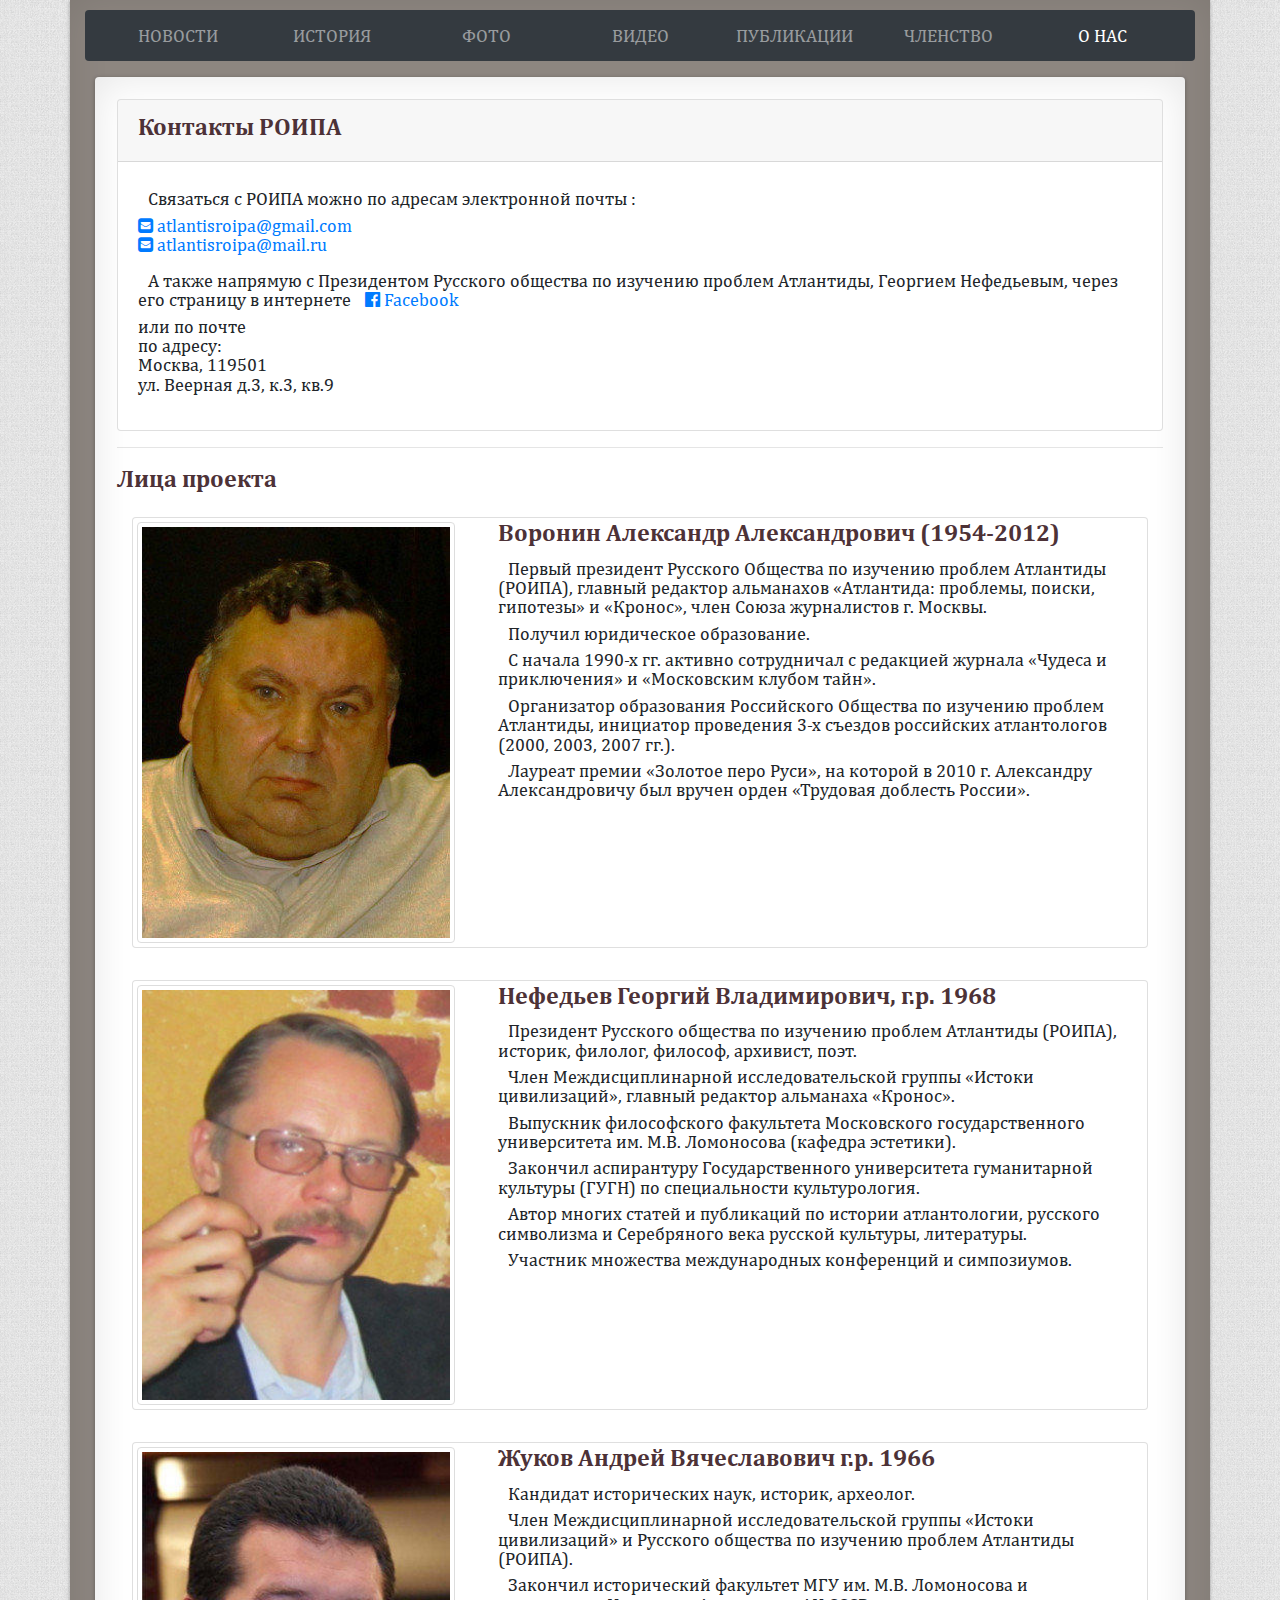
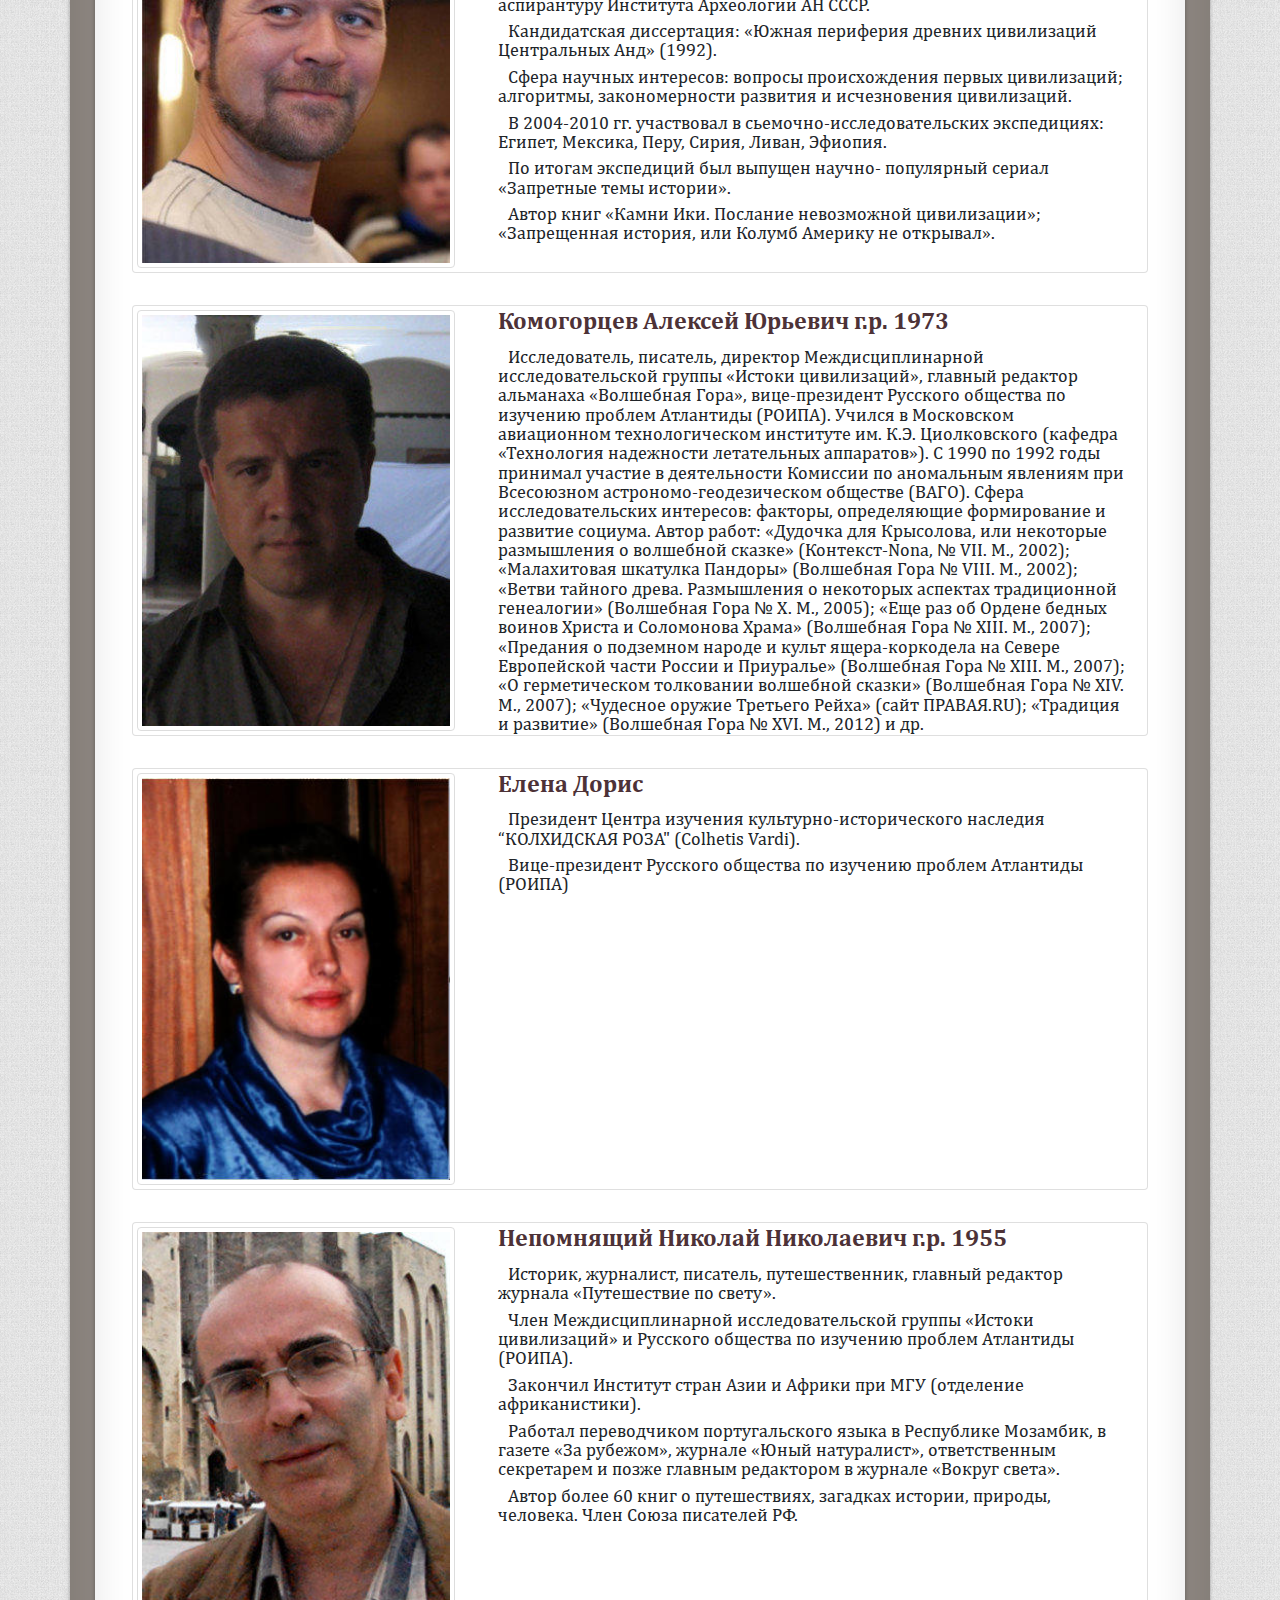
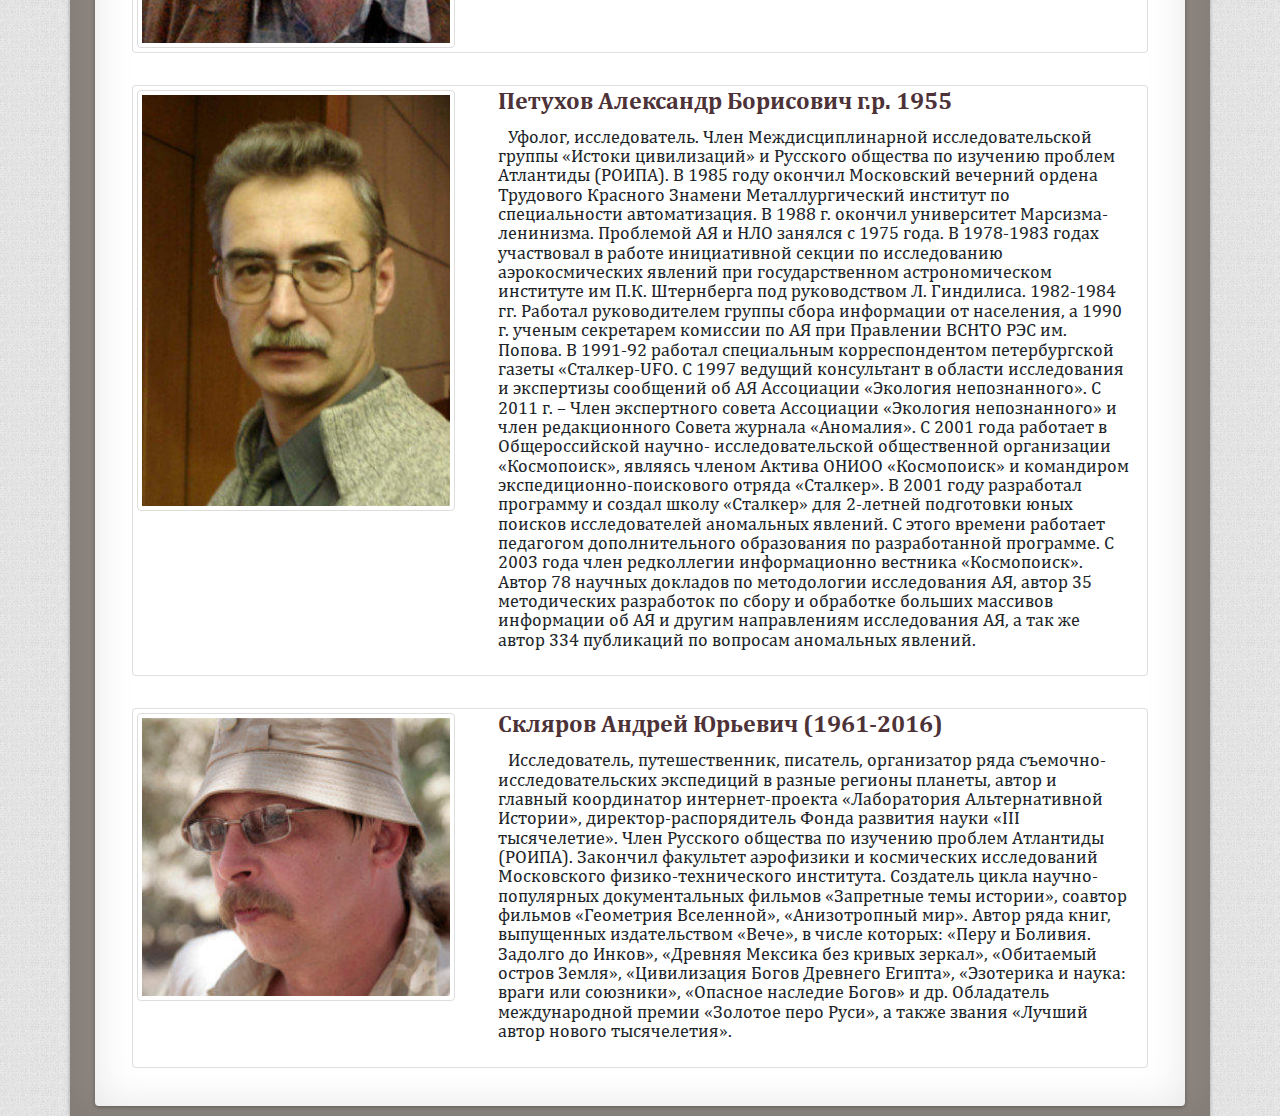
<file: about.html>
<!DOCTYPE html>
<html lang="ru">
<head>
    <meta charset="UTF-8">
    <title>История РОИПА</title>
    <meta name="viewport" content="width=device-width, initial-scale=1">
    <link href="css/bootstrap.min.css" rel="stylesheet">
    <link href="css/app.css" rel="stylesheet">
    <link href="https://maxcdn.bootstrapcdn.com/font-awesome/4.7.0/css/font-awesome.min.css" rel="stylesheet">
</head>
<body>
<div class="container" id="container">
    <div class="row">
        <div class="container">
            <nav class="navbar navbar-expand-md navbar-dark bg-dark rounded mb-3">
                <button class="navbar-toggler" type="button" data-toggle="collapse" data-target="#navbarCollapse"
                        aria-controls="navbarCollapse" aria-expanded="false" aria-label="Toggle navigation">
                    <span class="navbar-toggler-icon"></span>
                </button>
                <div class="collapse navbar-collapse" id="navbarCollapse">
                    <ul class="navbar-nav text-md-center nav-justified w-100" style="text-transform: uppercase">
                        <li class="nav-item">
                            <a class="nav-link" href="index.html">Новости</a>
                        </li>
                        <li class="nav-item">
                            <a class="nav-link" href="history.html">История</a>
                        </li>
                        <li class="nav-item">
                            <a class="nav-link" href="photos.html">Фото</a>
                        </li>
                        <li class="nav-item">
                            <a class="nav-link" href="videos.html">Видео</a>
                        </li>
                        <li class="nav-item">
                            <a class="nav-link" href="publications.html">Публикации</a>
                        </li>
                        <li class="nav-item">
                            <a class="nav-link" href="membership.html">Членство</a>
                        </li>
                        <li class="nav-item active">
                            <a class="nav-link" href="#">О нас <span class="sr-only">(current)</span></a>
                        </li>
                    </ul>
                </div>
            </nav>
        </div>
    </div>
    <div class="row">
        <div class="col drop-shadow curved curved-hz-2" style="margin: 0 40px; border-radius: 4px">
            <section>
                <div class="card">
                    <div class="card-header">
                        <h4 class="font-red">Контакты РОИПА</h4>
                    </div>
                    <div class="card-body">
                        <p>Связаться с РОИПА можно по адресам электронной почты :</p>
                        <ul class="list-unstyled">
                            <li>
                                <a href="mailto:atlantisroipa@gmail.com"><i class="fa fa-envelope-square" aria-hidden="true"></i>
                                    atlantisroipa@gmail.com</a></li>
                            <li>
                                <a href="mailto:atlantisroipa@mail.ru"><i class="fa fa-envelope-square" aria-hidden="true"></i>
                                    atlantisroipa@mail.ru</a></li>
                        </ul>
                        <p>А также напрямую с Президентом Русского общества по изучению проблем Атлантиды, Георгием
                            Нефедьевым, через его страницу в интернете
                            <a href="https://www.facebook.com/groups/atlantisroipa/"><i class="fa fa-facebook-official" aria-hidden="true"></i>
                                Facebook</a></p>
                        <ul class="list-unstyled">
                            <li>или по почте</li>
                            <li>по адресу:</li>
                            <li>Москва, 119501</li>
                            <li>ул. Веерная д.3, к.3, кв.9</li>
                        </ul>
                    </div>
                </div>
            </section>
            <hr>
            <h4 class="font-red">Лица проекта</h4>
            <section>
                <div class="container py-3">
                    <div class="card">
                        <div class="row ">
                            <div class="col-md-4">
                                <img src="img/voronin.jpg" class="w-100 img-thumbnail" style="margin: 4px" alt="" />
                            </div>
                            <div class="col-md-8 px-3">
                                <div class="card-block px-3">
                                    <h4 class="card-title font-red">Воронин Александр Александрович (1954-2012)</h4>
                                    <p class="card-text">Первый президент Русского Общества по изучению проблем
                                        Атлантиды (РОИПА), главный редактор альманахов «Атлантида: проблемы, поиски,
                                        гипотезы» и «Кронос», член Союза журналистов г. Москвы.</p>
                                    <p class="card-text">Получил юридическое образование.</p>
                                    <p class="card-text">С начала 1990-х гг. активно сотрудничал с редакцией журнала
                                        «Чудеса и приключения» и «Московским клубом тайн».</p>
                                    <p class="card-text">Организатор образования Российского Общества по изучению
                                        проблем Атлантиды, инициатор проведения 3-х съездов российских атлантологов
                                        (2000, 2003, 2007 гг.).</p>
                                    <p class="card-text">Лауреат премии «Золотое перо Руси», на которой в 2010 г.
                                        Александру Александровичу был вручен орден «Трудовая доблесть России».</p>
                                </div>
                            </div>

                        </div>
                    </div>
                </div>
            </section>
            <section>
                <div class="container py-3">
                    <div class="card">
                        <div class="row ">
                            <div class="col-md-4">
                                <img src="img/nefedjev.jpg" class="w-100 img-thumbnail" style="margin: 4px" alt="" />
                            </div>
                            <div class="col-md-8 px-3">
                                <div class="card-block px-3">
                                    <h4 class="card-title font-red">Нефедьев Георгий Владимирович, г.р. 1968</h4>
                                    <p class="card-text">Президент Русского общества по изучению проблем Атлантиды
                                        (РОИПА), историк, филолог, философ, архивист, поэт.</p>
                                    <p class="card-text">Член Междисциплинарной исследовательской группы «Истоки
                                        цивилизаций», главный редактор альманаха «Кронос».</p>
                                    <p class="card-text">Выпускник философского факультета Московского государственного
                                        университета им. М.В. Ломоносова (кафедра эстетики).</p>
                                    <p class="card-text">Закончил аспирантуру Государственного университета гуманитарной
                                        культуры (ГУГН) по специальности культурология.</p>
                                    <p class="card-text">Автор многих статей и публикаций по истории атлантологии,
                                        русского символизма и Серебряного века русской культуры, литературы.</p>
                                    <p class="card-text">Участник множества международных конференций и симпозиумов.</p>
                                </div>
                            </div>

                        </div>
                    </div>
                </div>
            </section>
            <section>
                <div class="container py-3">
                    <div class="card">
                        <div class="row ">
                            <div class="col-md-4">
                                <img src="img/jukov.jpg" class="w-100 img-thumbnail" style="margin: 4px" alt="" />
                            </div>
                            <div class="col-md-8 px-3">
                                <div class="card-block px-3">
                                    <h4 class="card-title font-red">Жуков Андрей Вячеславович г.р. 1966</h4>
                                    <p class="card-text">Кандидат исторических наук, историк, археолог.</p>
                                    <p class="card-text">Член Междисциплинарной исследовательской группы «Истоки
                                        цивилизаций» и Русского общества по изучению проблем Атлантиды (РОИПА).</p>
                                    <p class="card-text">Закончил исторический факультет МГУ им. М.В. Ломоносова и
                                        аспирантуру Института Археологии АН СССР. </p>
                                    <p class="card-text">Кандидатская диссертация: «Южная периферия древних цивилизаций
                                        Центральных Анд» (1992). </p>
                                    <p class="card-text">Сфера научных интересов: вопросы происхождения первых
                                        цивилизаций; алгоритмы, закономерности развития и исчезновения цивилизаций.</p>
                                    <p class="card-text">В 2004-2010 гг. участвовал в сьемочно-исследовательских
                                        экспедициях: Египет, Мексика, Перу, Сирия, Ливан, Эфиопия.</p>
                                    <p class="card-text">По итогам экспедиций был выпущен научно- популярный сериал
                                        «Запретные темы истории».</p>
                                    <p class="card-text">Автор книг «Камни Ики. Послание невозможной цивилизации»;
                                        «Запрещенная история, или Колумб Америку не открывал».</p>
                                </div>
                            </div>

                        </div>
                    </div>
                </div>
            </section>
            <section>
                <div class="container py-3">
                    <div class="card">
                        <div class="row ">
                            <div class="col-md-4">
                                <img src="img/komogorzev.jpg" class="w-100 img-thumbnail" style="margin: 4px" alt="" />
                            </div>
                            <div class="col-md-8 px-3">
                                <div class="card-block px-3">
                                    <h4 class="card-title font-red">Комогорцев Алексей Юрьевич г.р. 1973</h4>
                                    <p class="card-text">Исследователь, писатель, директор Междисциплинарной
                                        исследовательской группы «Истоки цивилизаций», главный редактор альманаха
                                        «Волшебная Гора», вице-президент Русского общества по изучению проблем Атлантиды
                                        (РОИПА). Учился в Московском авиационном технологическом институте им. К.Э.
                                        Циолковского (кафедра «Технология надежности летательных аппаратов»). С 1990 по
                                        1992 годы принимал участие в деятельности Комиссии по аномальным явлениям при
                                        Всесоюзном астрономо-геодезическом обществе (ВАГО). Сфера исследовательских
                                        интересов: факторы, определяющие формирование и развитие социума. Автор работ:
                                        «Дудочка для Крысолова, или некоторые размышления о волшебной сказке»
                                        (Контекст-Nona, № VII. M., 2002); «Малахитовая шкатулка Пандоры» (Волшебная Гора
                                        № VIII. М., 2002); «Ветви тайного древа. Размышления о некоторых аспектах
                                        традиционной генеалогии» (Волшебная Гора № Х. М., 2005); «Еще раз об Ордене
                                        бедных воинов Христа и Соломонова Храма» (Волшебная Гора № ХIII. М., 2007);
                                        «Предания о подземном народе и культ ящера-коркодела на Севере Европейской части
                                        России и Приуралье» (Волшебная Гора № ХIII. М., 2007); «О герметическом
                                        толковании волшебной сказки» (Волшебная Гора № ХIV. М., 2007); «Чудесное оружие
                                        Третьего Рейха» (сайт ПРАВАЯ.RU); «Традиция и развитие» (Волшебная Гора № ХVI.
                                        М., 2012) и др.</p>
                                </div>
                            </div>

                        </div>
                    </div>
                </div>
            </section>
            <section>
                <div class="container py-3">
                    <div class="card">
                        <div class="row ">
                            <div class="col-md-4">
                                <img src="img/doris.jpg" class="w-100 img-thumbnail" style="margin: 4px"  alt="" />
                            </div>
                            <div class="col-md-8 px-3">
                                <div class="card-block px-3">
                                    <h4 class="card-title font-red">Елена Дорис</h4>
                                    <p class="card-text">Президент Центра изучения культурно-исторического наследия
                                        “КОЛХИДСКАЯ РОЗА" (Colhetis Vardi).</p>
                                    <p class="card-text">Вице-президент Русского общества по изучению проблем Атлантиды
                                        (РОИПА)</p>
                                </div>
                            </div>

                        </div>
                    </div>
                </div>
            </section>
            <section>
                <div class="container py-3">
                    <div class="card">
                        <div class="row ">
                            <div class="col-md-4">
                                <img src="img/nepomnjashih.jpg" class="w-100 img-thumbnail" style="margin: 4px" alt="" />
                            </div>
                            <div class="col-md-8 px-3">
                                <div class="card-block px-3">
                                    <h4 class="card-title font-red">Непомнящий Николай Николаевич г.р. 1955</h4>
                                    <p class="card-text">Историк, журналист, писатель, путешественник, главный редактор
                                        журнала «Путешествие по свету».</p>
                                    <p class="card-text">Член Междисциплинарной исследовательской группы «Истоки
                                        цивилизаций» и Русского общества по изучению проблем Атлантиды (РОИПА).</p>
                                    <p class="card-text"> Закончил Институт стран Азии и Африки при МГУ (отделение
                                        африканистики).</p>
                                    <p class="card-text">Работал переводчиком португальского языка в Республике
                                        Мозамбик, в газете «За рубежом», журнале «Юный натуралист», ответственным
                                        секретарем и позже главным редактором в журнале «Вокруг света».</p>
                                    <p class="card-text">Автор более 60 книг о путешествиях, загадках истории, природы,
                                        человека. Член Союза писателей РФ.</p>
                                </div>
                            </div>
                        </div>
                    </div>
                </div>
            </section>
            <section>
                <div class="container py-3">
                    <div class="card">
                        <div class="row ">
                            <div class="col-md-4">
                                <img src="img/petuhov.jpg" class="w-100 img-thumbnail" style="margin: 4px" alt="" />
                            </div>
                            <div class="col-md-8 px-3">
                                <div class="card-block px-3">
                                    <h4 class="card-title font-red">Петухов Александр Борисович г.р. 1955</h4>
                                    <p class="card-text">Уфолог, исследователь. Член Междисциплинарной исследовательской
                                        группы «Истоки цивилизаций» и Русского общества по изучению проблем Атлантиды
                                        (РОИПА). В 1985 году окончил Московский вечерний ордена Трудового Красного
                                        Знамени Металлургический институт по специальности автоматизация. В 1988 г.
                                        окончил университет Марсизма-ленинизма. Проблемой АЯ и НЛО занялся с 1975 года.
                                        В 1978-1983 годах участвовал в работе инициативной секции по исследованию
                                        аэрокосмических явлений при государственном астрономическом институте им П.К.
                                        Штернберга под руководством Л. Гиндилиса. 1982-1984 гг. Работал руководителем
                                        группы сбора информации от населения, а 1990 г. ученым секретарем комиссии по АЯ
                                        при Правлении ВСНТО РЭС им. Попова. В 1991-92 работал специальным
                                        корреспондентом петербургской газеты «Сталкер-UFO. С 1997 ведущий консультант в
                                        области исследования и экспертизы сообщений об АЯ Ассоциации «Экология
                                        непознанного». С 2011 г. – Член экспертного совета Ассоциации «Экология
                                        непознанного» и член редакционного Совета журнала «Аномалия». С 2001 года
                                        работает в Общероссийской научно- исследовательской общественной организации
                                        «Космопоиск», являясь членом Актива ОНИОО «Космопоиск» и командиром
                                        экспедиционно-поискового отряда «Сталкер». В 2001 году разработал программу и
                                        создал школу «Сталкер» для 2-летней подготовки юных поисков исследователей
                                        аномальных явлений. С этого времени работает педагогом дополнительного
                                        образования по разработанной программе. С 2003 года член редколлегии
                                        информационно вестника «Космопоиск». Автор 78 научных докладов по методологии
                                        исследования АЯ, автор 35 методических разработок по сбору и обработке больших
                                        массивов информации об АЯ и другим направлениям исследования АЯ, а так же автор
                                        334 публикаций по вопросам аномальных явлений.</p>
                                    <span>&nbsp;</span>
                                </div>
                            </div>

                        </div>
                    </div>
                </div>
            </section>
            <section>
                <div class="container py-3">
                    <div class="card">
                        <div class="row ">
                            <div class="col-md-4">
                                <img src="img/sklyarov.jpg" class="w-100 img-thumbnail" style="margin: 4px" alt="" />
                            </div>
                            <div class="col-md-8 px-3">
                                <div class="card-block px-3">
                                    <h4 class="card-title font-red">Скляров Андрей Юрьевич (1961-2016)</h4>
                                    <p class="card-text">Исследователь, путешественник, писатель, организатор ряда
                                        съемочно-исследовательских экспедиций в разные регионы планеты, автор и главный
                                        координатор интернет-проекта «Лаборатория Альтернативной Истории»,
                                        директор-распорядитель Фонда развития науки «III тысячелетие». Член Русского
                                        общества по изучению проблем Атлантиды (РОИПА). Закончил факультет аэрофизики и
                                        космических исследований Московского физико-технического института. Создатель
                                        цикла научно-популярных документальных фильмов «Запретные темы истории», соавтор
                                        фильмов «Геометрия Вселенной», «Анизотропный мир». Автор ряда книг, выпущенных
                                        издательством «Вече», в числе которых: «Перу и Боливия. Задолго до Инков»,
                                        «Древняя Мексика без кривых зеркал», «Обитаемый остров Земля», «Цивилизация
                                        Богов Древнего Египта», «Эзотерика и наука: враги или союзники», «Опасное
                                        наследие Богов» и др. Обладатель международной премии «Золотое перо Руси», а
                                        также звания «Лучший автор нового тысячелетия».</p>
                                    <span>&nbsp;</span>
                                </div>
                            </div>

                        </div>
                    </div>
                </div>
            </section>
        </div>
    </div>
</div>
<!-- /container -->
<script src="https://ajax.googleapis.com/ajax/libs/jquery/3.2.1/jquery.min.js"></script>
<script src="https://cdnjs.cloudflare.com/ajax/libs/popper.js/1.12.6/umd/popper.min.js"></script>
<script src="https://maxcdn.bootstrapcdn.com/bootstrap/4.0.0-beta.2/js/bootstrap.min.js"></script>
<script src="js/bootstrap.min.js"></script>
<script>
    (function () {

        var youtube = document.querySelectorAll(".youtube");

        for (var i = 0; i < youtube.length; i++) {

            var source = "https://img.youtube.com/vi/" + youtube[i].dataset.embed + "/sddefault.jpg";

            var image = new Image();
            image.src = source;
            image.addEventListener("load", function () {
                youtube[i].appendChild(image);
            }(i));

            youtube[i].addEventListener("click", function () {

                var iframe = document.createElement("iframe");

                iframe.setAttribute("frameborder", "0");
                iframe.setAttribute("allowfullscreen", "");
                iframe.setAttribute("src", "https://www.youtube.com/embed/" + this.dataset.embed + "?rel=0&showinfo=0&autoplay=1");

                this.innerHTML = "";
                this.appendChild(iframe);
            });
        }
        ;
    })();
</script>
</body>
</html>
</file>
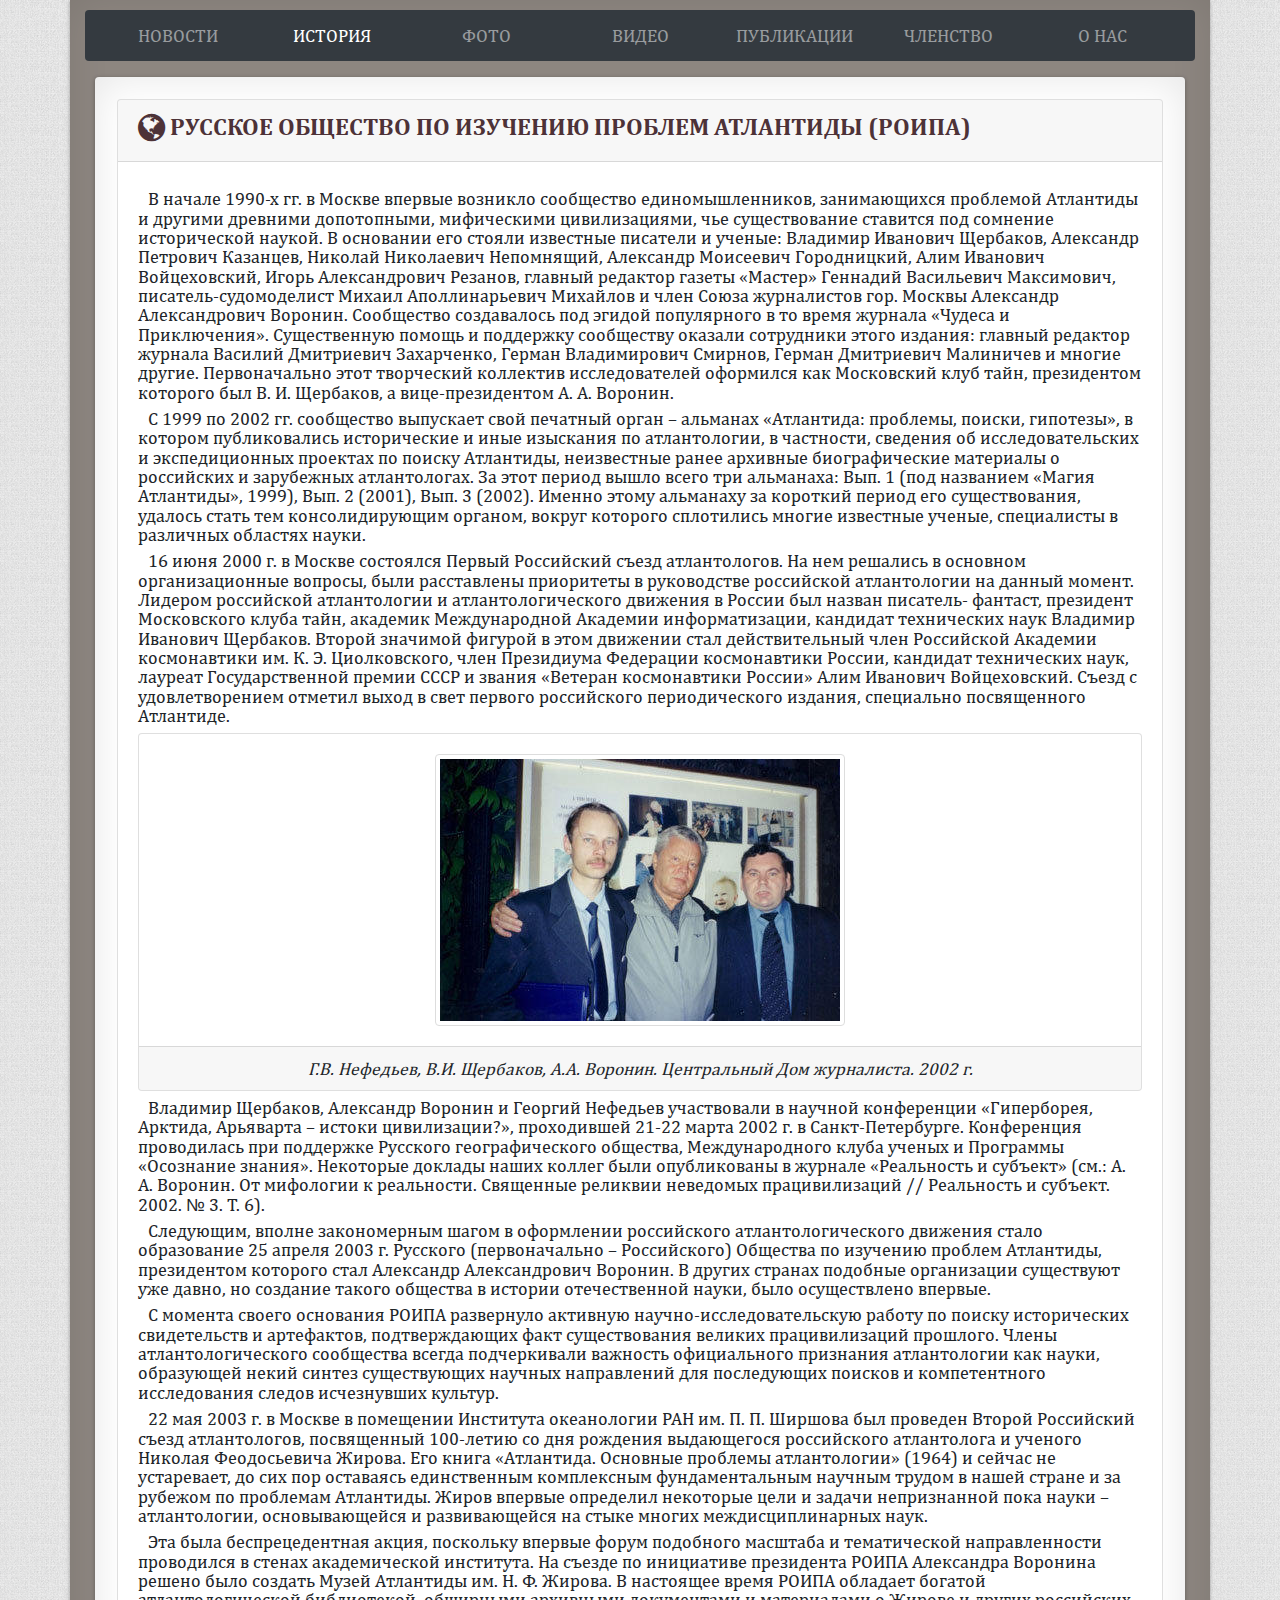
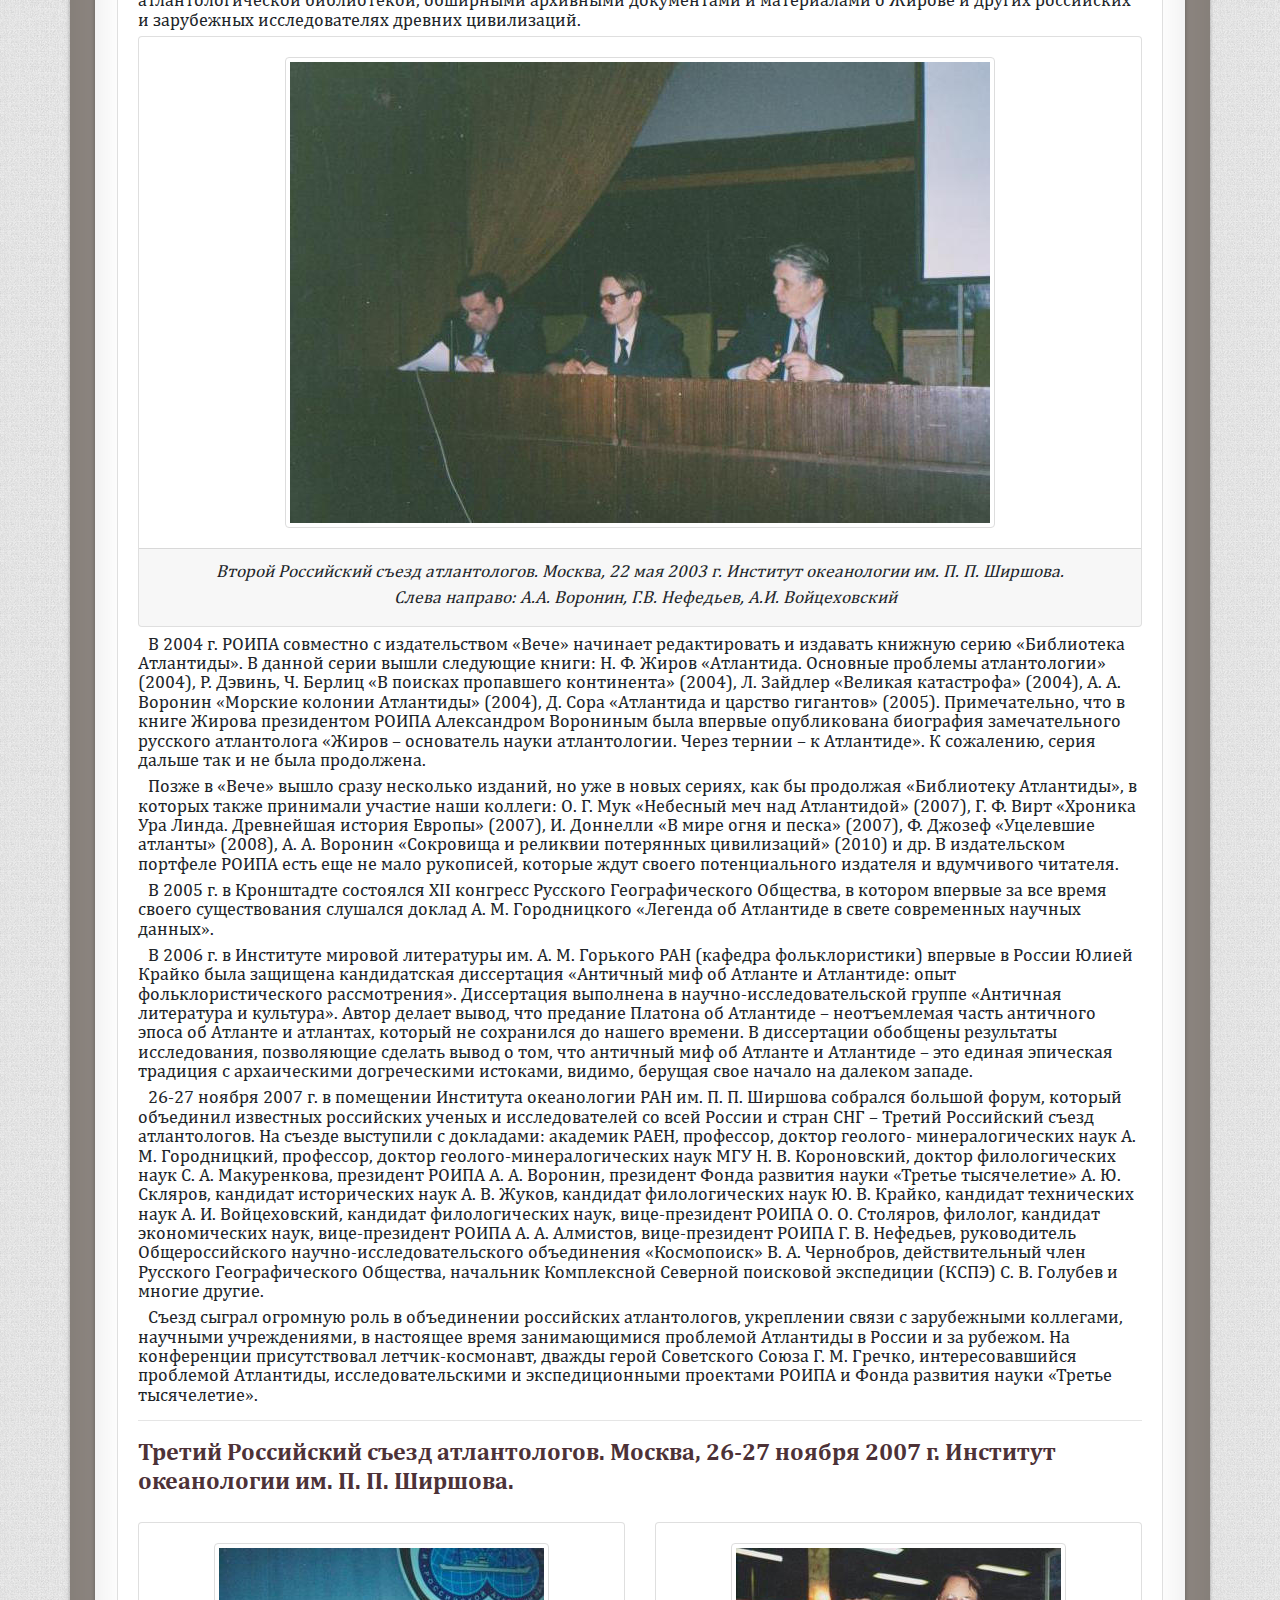
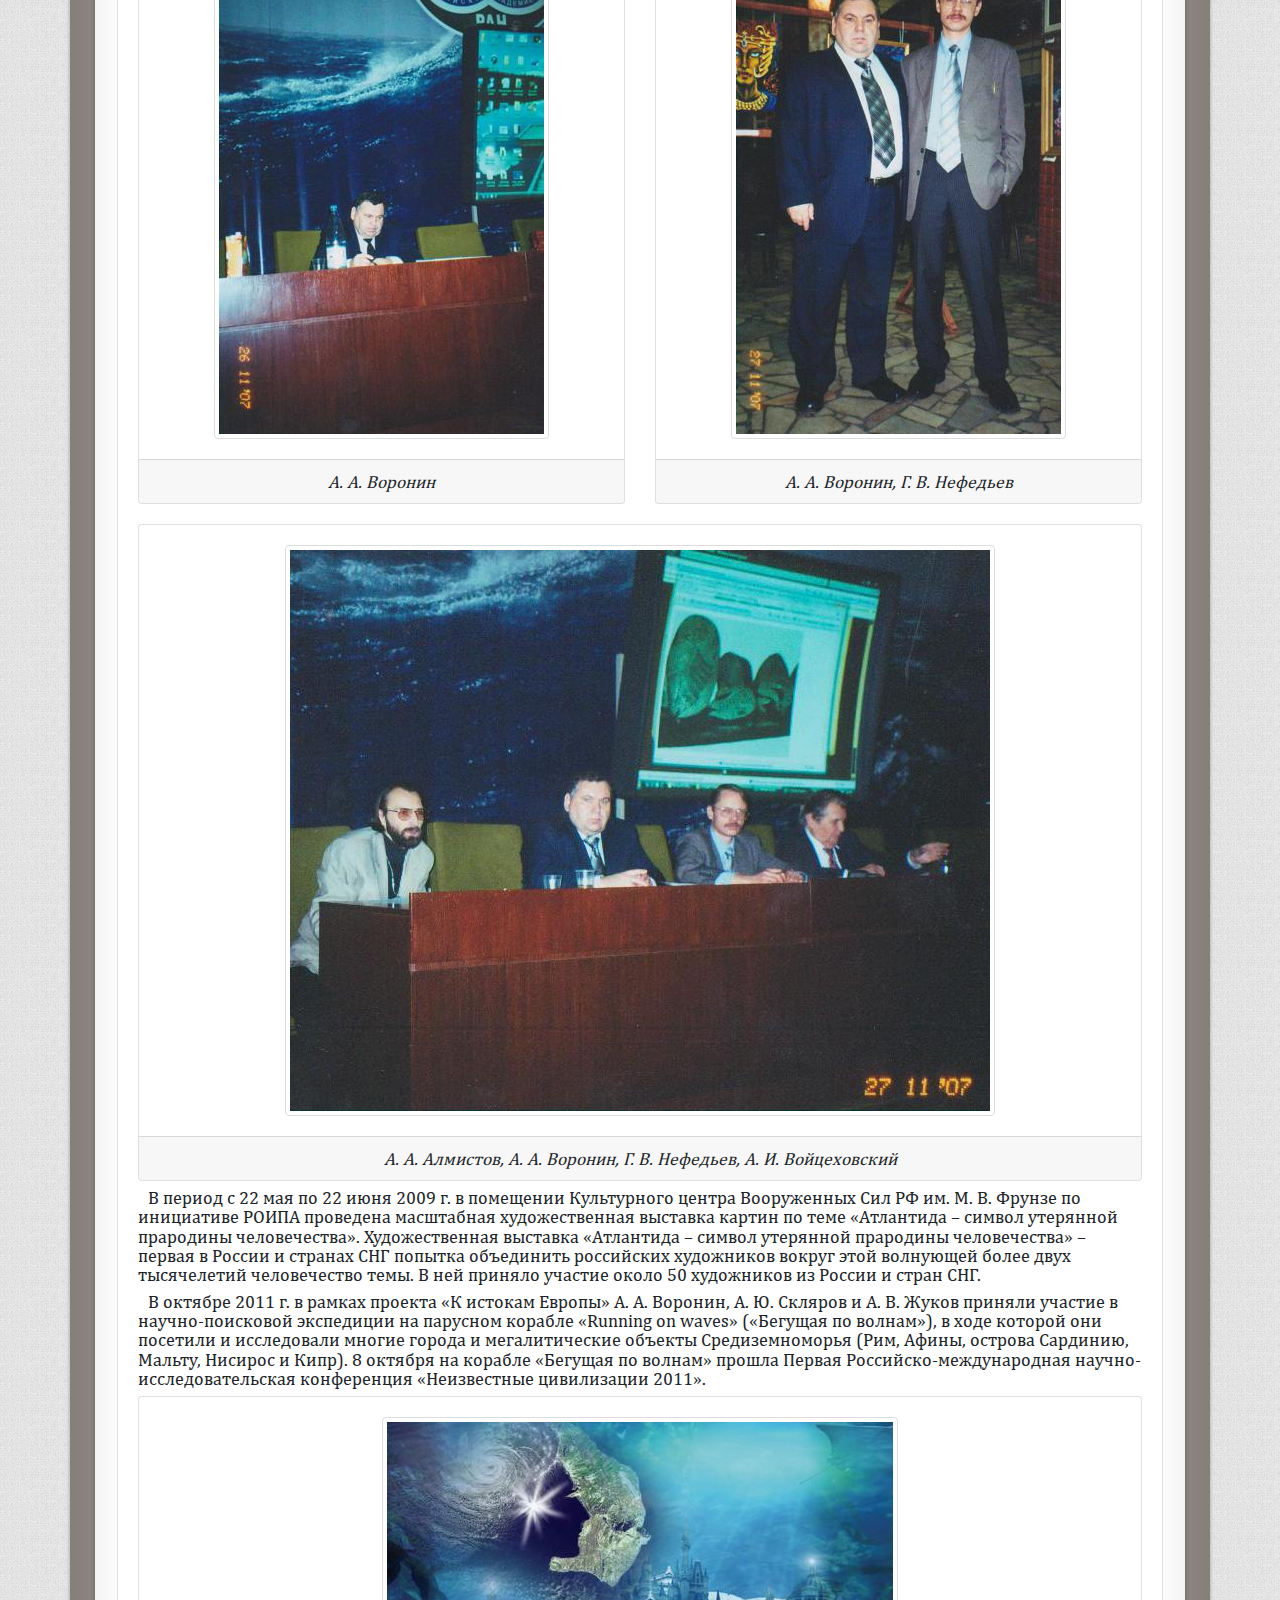
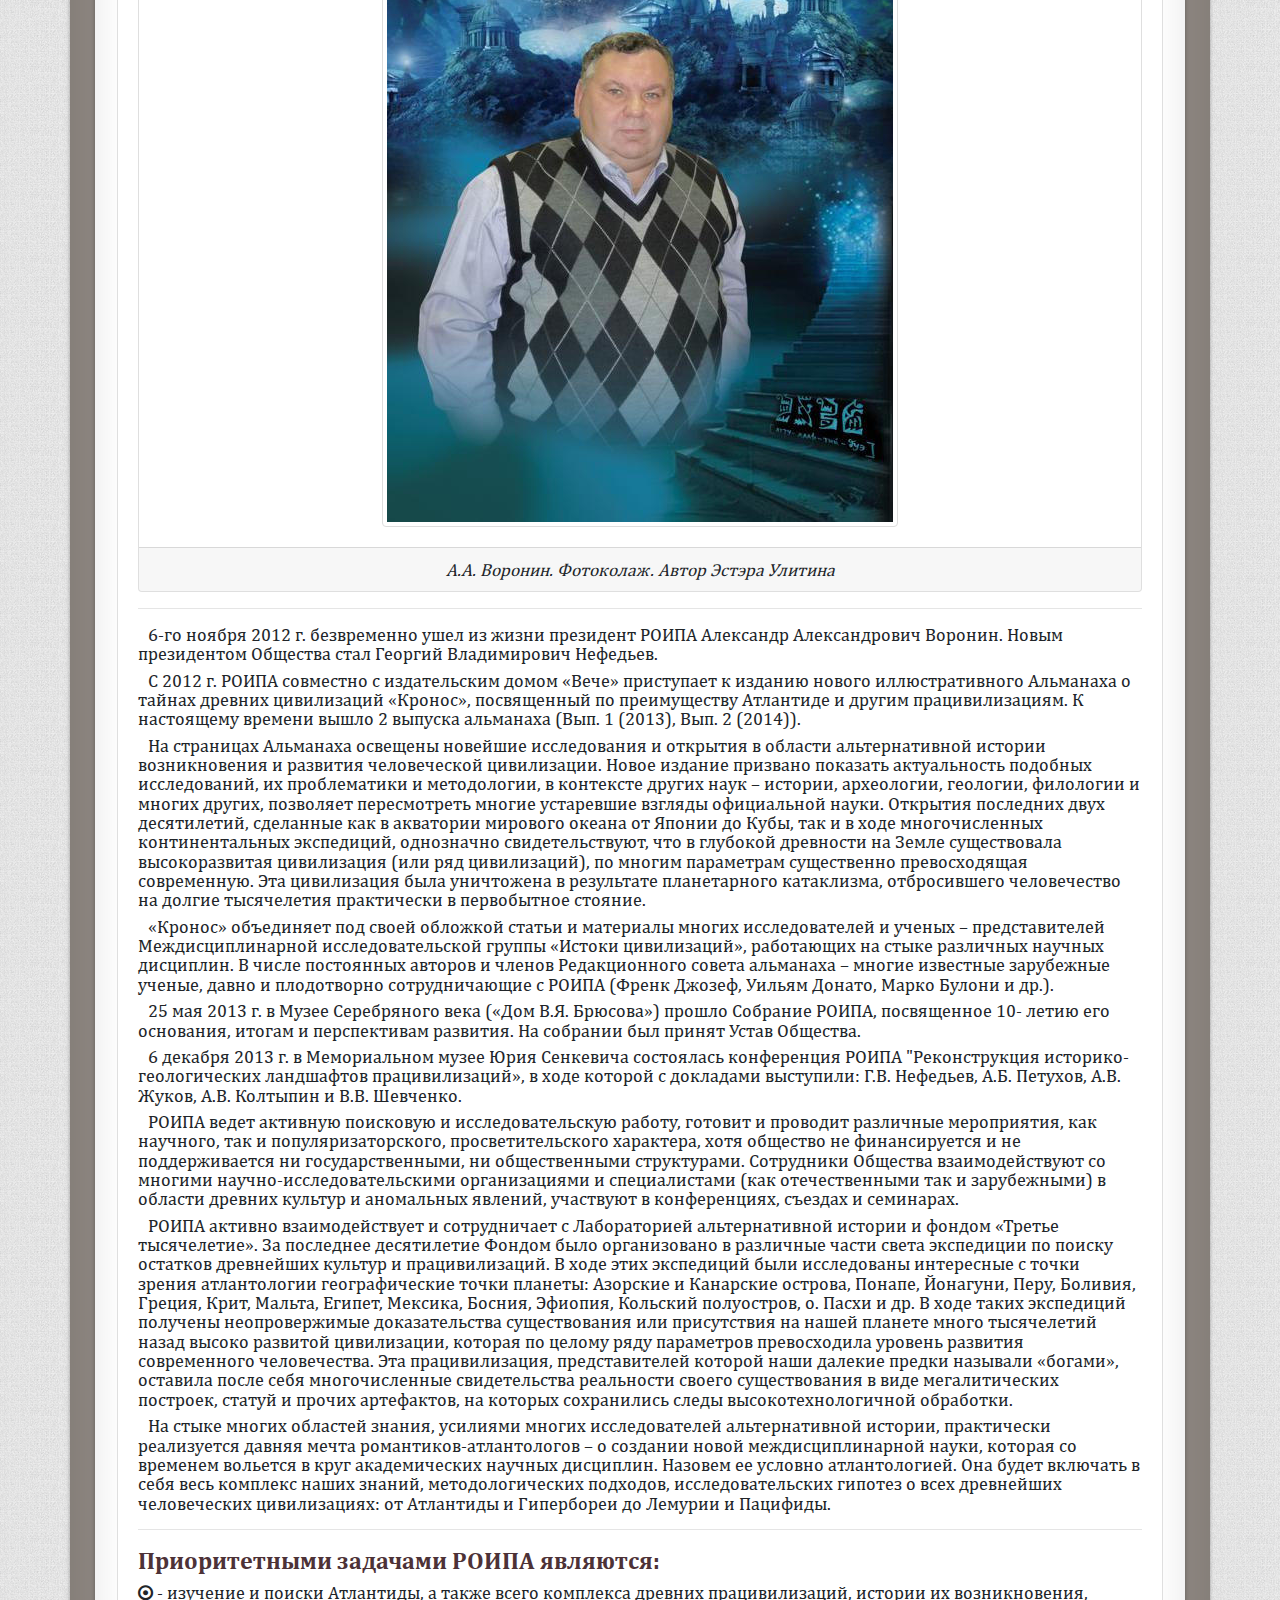
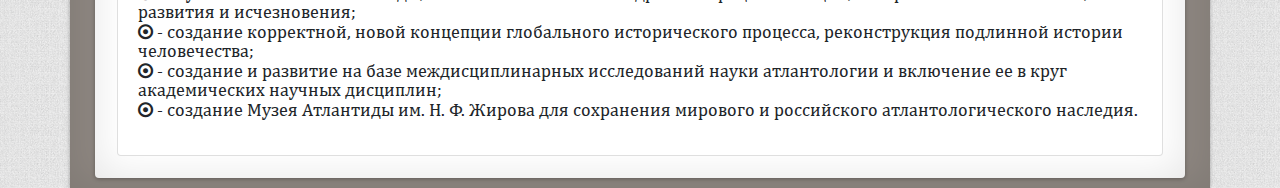
<file: history.html>
<!DOCTYPE html>
<html lang="ru">
<head>
    <meta charset="UTF-8">
    <title>История РОИПА</title>
    <meta name="viewport" content="width=device-width, initial-scale=1">
    <link href="css/bootstrap.min.css" rel="stylesheet">
    <link href="css/app.css" rel="stylesheet">
    <link href="https://maxcdn.bootstrapcdn.com/font-awesome/4.7.0/css/font-awesome.min.css" rel="stylesheet">
</head>
<body>
<div class="container" id="container">
    <div class="row">
        <div class="container">
            <nav class="navbar navbar-expand-md navbar-dark bg-dark rounded mb-3">
                <button class="navbar-toggler" type="button" data-toggle="collapse" data-target="#navbarCollapse"
                        aria-controls="navbarCollapse" aria-expanded="false" aria-label="Toggle navigation">
                    <span class="navbar-toggler-icon"></span>
                </button>
                <div class="collapse navbar-collapse" id="navbarCollapse">
                    <ul class="navbar-nav text-md-center nav-justified w-100" style="text-transform: uppercase">
                        <li class="nav-item">
                            <a class="nav-link" href="index.html">Новости</a>
                        </li>
                        <li class="nav-item active">
                            <a class="nav-link" href="#">История <span class="sr-only">(current)</span></a>
                        </li>
                        <li class="nav-item">
                            <a class="nav-link" href="photos.html">Фото</a>
                        </li>
                        <li class="nav-item">
                            <a class="nav-link" href="videos.html">Видео</a>
                        </li>
                        <li class="nav-item">
                            <a class="nav-link" href="publications.html">Публикации</a>
                        </li>
                        <li class="nav-item">
                            <a class="nav-link" href="membership.html">Членство</a>
                        </li>
                        <li class="nav-item">
                            <a class="nav-link" href="about.html">О нас</a>
                        </li>
                    </ul>
                </div>
            </nav>
        </div>
    </div>
    <div class="row">
        <div class="col drop-shadow curved curved-hz-2" style="margin: 0 40px; border-radius: 4px">
            <div class="card">
                <div class="card-header">
                    <h4 class="font-red"><i class="fa fa-globe fa-lg" aria-hidden="true"></i>
                        РУССКОЕ ОБЩЕСТВО ПО ИЗУЧЕНИЮ ПРОБЛЕМ АТЛАНТИДЫ (РОИПА)</h4>
                </div>
                <div class="card-body">
                    <p>В начале 1990-х гг. в Москве впервые возникло сообщество единомышленников, занимающихся проблемой
                        Атлантиды и другими древними допотопными, мифическими цивилизациями, чье существование ставится
                        под сомнение исторической наукой. В основании его стояли известные писатели и ученые: Владимир
                        Иванович Щербаков, Александр Петрович Казанцев, Николай Николаевич Непомнящий, Александр
                        Моисеевич Городницкий, Алим Иванович Войцеховский, Игорь Александрович Резанов, главный редактор
                        газеты «Мастер» Геннадий Васильевич Максимович, писатель-судомоделист Михаил Аполлинарьевич
                        Михайлов и член Союза журналистов гор. Москвы Александр Александрович Воронин. Сообщество
                        создавалось под эгидой популярного в то время журнала «Чудеса и Приключения». Существенную
                        помощь и поддержку сообществу оказали сотрудники этого издания: главный редактор журнала Василий
                        Дмитриевич Захарченко, Герман Владимирович Смирнов, Герман Дмитриевич Малиничев и многие другие.
                        Первоначально этот творческий коллектив исследователей оформился как Московский клуб тайн,
                        президентом которого был В. И. Щербаков, а вице-президентом А. А. Воронин.
                    </p>
                    <p>С 1999 по 2002 гг. сообщество выпускает свой печатный орган – альманах «Атлантида: проблемы,
                        поиски, гипотезы», в котором публиковались исторические и иные изыскания по атлантологии, в
                        частности, сведения об исследовательских и экспедиционных проектах по поиску Атлантиды,
                        неизвестные ранее архивные биографические материалы о российских и зарубежных атлантологах. За
                        этот период вышло всего три альманаха: Вып. 1 (под названием «Магия Атлантиды», 1999), Вып. 2
                        (2001), Вып. 3 (2002). Именно этому альманаху за короткий период его существования, удалось
                        стать тем консолидирующим органом, вокруг которого сплотились многие известные ученые,
                        специалисты в различных областях науки. </p>
                    <p>16 июня 2000 г. в Москве состоялся Первый Российский съезд атлантологов. На нем решались в
                        основном организационные вопросы, были расставлены приоритеты в руководстве российской
                        атлантологии на данный момент. Лидером российской атлантологии и атлантологического движения в
                        России был назван писатель- фантаст, президент Московского клуба тайн, академик Международной
                        Академии информатизации, кандидат технических наук Владимир Иванович Щербаков. Второй значимой
                        фигурой в этом движении стал действительный член Российской Академии космонавтики им. К. Э.
                        Циолковского, член Президиума Федерации космонавтики России, кандидат технических наук, лауреат
                        Государственной премии СССР и звания «Ветеран космонавтики России» Алим Иванович Войцеховский.
                        Съезд с удовлетворением отметил выход в свет первого российского периодического издания,
                        специально посвященного Атлантиде.</p>
                    <div class="card text-center">
                        <div class="card-body"><img src="img/85.jpg" class="img-thumbnail" alt=""/>
                        </div>
                        <div class="card-footer"><cite>Г.В. Нефедьев, В.И. Щербаков, А.А. Воронин. Центральный Дом
                            журналиста. 2002 г.</cite>
                        </div>
                    </div>
                    <p>Владимир Щербаков, Александр Воронин и Георгий Нефедьев участвовали в научной конференции
                        «Гиперборея, Арктида, Арьяварта – истоки цивилизации?», проходившей 21-22 марта 2002 г. в
                        Санкт-Петербурге. Конференция проводилась при поддержке Русского географического общества,
                        Международного клуба ученых и Программы «Осознание знания». Некоторые доклады наших коллег были
                        опубликованы в журнале «Реальность и субъект» (см.: А. А. Воронин. От мифологии к реальности.
                        Священные реликвии неведомых працивилизаций // Реальность и субъект. 2002. № 3. Т. 6).</p>
                    <p>Следующим, вполне закономерным шагом в оформлении российского атлантологического движения стало
                        образование 25 апреля 2003 г. Русского (первоначально – Российского) Общества по изучению
                        проблем Атлантиды, президентом которого стал Александр Александрович Воронин. В других странах
                        подобные организации существуют уже давно, но создание такого общества в истории отечественной
                        науки, было осуществлено впервые.</p>
                    <p>С момента своего основания РОИПА развернуло активную научно-исследовательскую работу по поиску
                        исторических свидетельств и артефактов, подтверждающих факт существования великих працивилизаций
                        прошлого. Члены атлантологического сообщества всегда подчеркивали важность официального
                        признания атлантологии как науки, образующей некий синтез существующих научных направлений для
                        последующих поисков и компетентного исследования следов исчезнувших культур.</p>
                    <p>22 мая 2003 г. в Москве в помещении Института океанологии РАН им. П. П. Ширшова был проведен
                        Второй Российский съезд атлантологов, посвященный 100-летию со дня рождения выдающегося
                        российского атлантолога и ученого Николая Феодосьевича Жирова. Его книга «Атлантида. Основные
                        проблемы атлантологии» (1964) и сейчас не устаревает, до сих пор оставаясь единственным
                        комплексным фундаментальным научным трудом в нашей стране и за рубежом по проблемам Атлантиды.
                        Жиров впервые определил некоторые цели и задачи непризнанной пока науки – атлантологии,
                        основывающейся и развивающейся на стыке многих междисциплинарных наук.</p>
                    <p>Эта была беспрецедентная акция, поскольку впервые форум подобного масштаба и тематической
                        направленности проводился в стенах академической института. На съезде по инициативе президента
                        РОИПА Александра Воронина решено было создать Музей Атлантиды им. Н. Ф. Жирова. В настоящее
                        время РОИПА обладает богатой атлантологической библиотекой, обширными архивными документами и
                        материалами о Жирове и других российских и зарубежных исследователях древних цивилизаций.</p>
                    <div class="card text-center">
                        <div class="card-body"><img src="img/86.jpg" class="img-thumbnail" alt=""/></div>
                        <div class="card-footer"><cite>Второй Российский съезд атлантологов. Москва, 22 мая 2003 г.
                            Институт океанологии им. П. П.
                            Ширшова.</cite>
                            <p>
                                <cite>Слева направо: А.А. Воронин, Г.В. Нефедьев, А.И. Войцеховский</cite>
                            </p>
                        </div>
                    </div>
                    <p>В 2004 г. РОИПА совместно с издательством «Вече» начинает редактировать и издавать книжную серию
                        «Библиотека Атлантиды». В данной серии вышли следующие книги: Н. Ф. Жиров «Атлантида. Основные
                        проблемы атлантологии» (2004), Р. Дэвинь, Ч. Берлиц «В поисках пропавшего континента» (2004), Л.
                        Зайдлер «Великая катастрофа» (2004), А. А. Воронин «Морские колонии Атлантиды» (2004), Д. Сора
                        «Атлантида и царство гигантов» (2005). Примечательно, что в книге Жирова президентом РОИПА
                        Александром Ворониным была впервые опубликована биография замечательного русского атлантолога
                        «Жиров – основатель науки атлантологии. Через тернии – к Атлантиде». К сожалению, серия дальше
                        так и не была продолжена.</p>
                    <p>Позже в «Вече» вышло сразу несколько изданий, но уже в новых сериях, как бы продолжая «Библиотеку
                        Атлантиды», в которых также принимали участие наши коллеги: О. Г. Мук «Небесный меч над
                        Атлантидой» (2007), Г. Ф. Вирт «Хроника Ура Линда. Древнейшая история Европы» (2007), И.
                        Доннелли «В мире огня и песка» (2007), Ф. Джозеф «Уцелевшие атланты» (2008), А. А. Воронин
                        «Сокровища и реликвии потерянных цивилизаций» (2010) и др. В издательском портфеле РОИПА есть
                        еще не мало рукописей, которые ждут своего потенциального издателя и вдумчивого читателя.</p>
                    <p>В 2005 г. в Кронштадте состоялся XII конгресс Русского Географического Общества, в котором
                        впервые за все время своего существования слушался доклад А. М. Городницкого «Легенда об
                        Атлантиде в свете современных научных данных».</p>
                    <p>В 2006 г. в Институте мировой литературы им. А. М. Горького РАН (кафедра фольклористики) впервые
                        в России Юлией Крайко была защищена кандидатская диссертация «Античный миф об Атланте и
                        Атлантиде: опыт фольклористического рассмотрения». Диссертация выполнена в
                        научно-исследовательской группе «Античная литература и культура». Автор делает вывод, что
                        предание Платона об Атлантиде – неотъемлемая часть античного эпоса об Атланте и атлантах,
                        который не сохранился до нашего времени. В диссертации обобщены результаты исследования,
                        позволяющие сделать вывод о том, что античный миф об Атланте и Атлантиде – это единая эпическая
                        традиция с архаическими догреческими истоками, видимо, берущая свое начало на далеком
                        западе.</p>
                    <p>26-27 ноября 2007 г. в помещении Института океанологии РАН им. П. П. Ширшова собрался большой
                        форум, который объединил известных российских ученых и исследователей со всей России и стран СНГ
                        – Третий Российский съезд атлантологов. На съезде выступили с докладами: академик РАЕН,
                        профессор, доктор геолого- минералогических наук А. М. Городницкий, профессор, доктор
                        геолого-минералогических наук МГУ Н. В. Короновский, доктор филологических наук С. А.
                        Макуренкова, президент РОИПА А. А. Воронин, президент Фонда развития науки «Третье тысячелетие»
                        А. Ю. Скляров, кандидат исторических наук А. В. Жуков, кандидат филологических наук Ю. В.
                        Крайко, кандидат технических наук А. И. Войцеховский, кандидат филологических наук,
                        вице-президент РОИПА О. О. Столяров, филолог, кандидат экономических наук, вице-президент РОИПА
                        А. А. Алмистов, вице-президент РОИПА Г. В. Нефедьев, руководитель Общероссийского
                        научно-исследовательского объединения «Космопоиск» В. А. Чернобров, действительный член Русского
                        Географического Общества, начальник Комплексной Северной поисковой экспедиции (КСПЭ) С. В.
                        Голубев и многие другие.</p>
                    <p>Съезд сыграл огромную роль в объединении российских атлантологов, укреплении связи с зарубежными
                        коллегами, научными учреждениями, в настоящее время занимающимися проблемой Атлантиды в России и
                        за рубежом. На конференции присутствовал летчик-космонавт, дважды герой Советского Союза Г. М.
                        Гречко, интересовавшийся проблемой Атлантиды, исследовательскими и экспедиционными проектами
                        РОИПА и Фонда развития науки «Третье тысячелетие».</p>
                    <hr>
                    <h4 class="font-red">Третий Российский съезд атлантологов. Москва, 26-27 ноября 2007 г. Институт
                        океанологии им. П. П.
                        Ширшова.</h4>
                    <span>&nbsp;</span>
                    <div class="card-deck text-center">
                        <div class="card text-center">
                            <div class="card-body">
                                <img src="img/87.jpg" class="img-thumbnail" alt=""/>
                            </div>
                            <div class="card-footer"><cite>А. А. Воронин</cite></div>
                        </div>
                        <div class="card text-center">
                            <div class="card-body">
                                <img src="img/88.jpg" class="img-thumbnail" alt=""/>
                            </div>
                            <div class="card-footer"><cite>А. А. Воронин, Г. В. Нефедьев</cite></div>
                        </div>
                    </div>
                    <span>&nbsp;</span>
                    <div class="card text-center">
                        <div class="card-body">
                            <img src="img/89.jpg" class="img-thumbnail" alt=""/>
                        </div>
                        <div class="card-footer">
                            <cite>А. А. Алмистов, А. А. Воронин, Г. В. Нефедьев, А. И. Войцеховский</cite>
                        </div>
                    </div>
                    <p>В период с 22 мая по 22 июня 2009 г. в помещении Культурного центра Вооруженных Сил РФ им. М. В.
                        Фрунзе по инициативе РОИПА проведена масштабная художественная выставка картин по теме
                        «Атлантида – символ утерянной прародины человечества». Художественная выставка «Атлантида –
                        символ утерянной прародины человечества» – первая в России и странах СНГ попытка объединить
                        российских художников вокруг этой волнующей более двух тысячелетий человечество темы. В ней
                        приняло участие около 50 художников из России и стран СНГ.</p>
                    <p>В октябре 2011 г. в рамках проекта «К истокам Европы» А. А. Воронин, А. Ю. Скляров и А. В. Жуков
                        приняли участие в научно-поисковой экспедиции на парусном корабле «Running on waves» («Бегущая
                        по волнам»), в ходе которой они посетили и исследовали многие города и мегалитические объекты
                        Средиземноморья (Рим, Афины, острова Сардинию, Мальту, Нисирос и Кипр). 8 октября на корабле
                        «Бегущая по волнам» прошла Первая Российско-международная научно-исследовательская конференция
                        «Неизвестные цивилизации 2011».</p>
                    <div class="card text-center">
                        <div class="card-body">
                            <img src="img/90.jpg" class="img-thumbnail" alt=""/>
                        </div>
                        <div class="card-footer">
                            <cite>А.А. Воронин. Фотоколаж. Автор Эстэра Улитина</cite>
                        </div>
                    </div>
                    <hr>
                    <p>6-го ноября 2012 г. безвременно ушел из жизни президент РОИПА Александр Александрович Воронин.
                        Новым президентом Общества стал Георгий Владимирович Нефедьев.</p>
                    <p>С 2012 г. РОИПА совместно с издательским домом «Вече» приступает к изданию нового иллюстративного
                        Альманаха о тайнах древних цивилизаций «Кронос», посвященный по преимуществу Атлантиде и другим
                        працивилизациям. К настоящему времени вышло 2 выпуска альманаха (Вып. 1 (2013), Вып. 2
                        (2014)).</p>
                    <p>На страницах Альманаха освещены новейшие исследования и открытия в области альтернативной истории
                        возникновения и развития человеческой цивилизации. Новое издание призвано показать актуальность
                        подобных исследований, их проблематики и методологии, в контексте других наук – истории,
                        археологии, геологии, филологии и многих других, позволяет пересмотреть многие устаревшие
                        взгляды официальной науки. Открытия последних двух десятилетий, сделанные как в акватории
                        мирового океана от Японии до Кубы, так и в ходе многочисленных континентальных экспедиций,
                        однозначно свидетельствуют, что в глубокой древности на Земле существовала высокоразвитая
                        цивилизация (или ряд цивилизаций), по многим параметрам существенно превосходящая современную.
                        Эта цивилизация была уничтожена в результате планетарного катаклизма, отбросившего человечество
                        на долгие тысячелетия практически в первобытное стояние.</p>
                    <p>«Кронос» объединяет под своей обложкой статьи и материалы многих исследователей и ученых –
                        представителей Междисциплинарной исследовательской группы «Истоки цивилизаций», работающих на
                        стыке различных научных дисциплин. В числе постоянных авторов и членов Редакционного совета
                        альманаха – многие известные зарубежные ученые, давно и плодотворно сотрудничающие с РОИПА
                        (Френк Джозеф, Уильям Донато, Марко Булони и др.).</p>
                    <p>25 мая 2013 г. в Музее Серебряного века («Дом В.Я. Брюсова») прошло Собрание РОИПА, посвященное
                        10- летию его основания, итогам и перспективам развития. На собрании был принят Устав
                        Общества.</p>
                    <p>6 декабря 2013 г. в Мемориальном музее Юрия Сенкевича состоялась конференция РОИПА "Реконструкция
                        историко-геологических ландшафтов працивилизаций», в ходе которой с докладами выступили: Г.В.
                        Нефедьев, А.Б. Петухов, А.В. Жуков, А.В. Колтыпин и В.В. Шевченко.</p>
                    <p>РОИПА ведет активную поисковую и исследовательскую работу, готовит и проводит различные
                        мероприятия, как научного, так и популяризаторского, просветительского характера, хотя общество
                        не финансируется и не поддерживается ни государственными, ни общественными структурами.
                        Сотрудники Общества взаимодействуют со многими научно-исследовательскими организациями и
                        специалистами (как отечественными так и зарубежными) в области древних культур и аномальных
                        явлений, участвуют в конференциях, съездах и семинарах.</p>
                    <p>РОИПА активно взаимодействует и сотрудничает с Лабораторией альтернативной истории и фондом
                        «Третье тысячелетие». За последнее десятилетие Фондом было организовано в различные части света
                        экспедиции по поиску остатков древнейших культур и працивилизаций. В ходе этих экспедиций были
                        исследованы интересные с точки зрения атлантологии географические точки планеты: Азорские и
                        Канарские острова, Понапе, Йонагуни, Перу, Боливия, Греция, Крит, Мальта, Египет, Мексика,
                        Босния, Эфиопия, Кольский полуостров, о. Пасхи и др. В ходе таких экспедиций получены
                        неопровержимые доказательства существования или присутствия на нашей планете много тысячелетий
                        назад высоко развитой цивилизации, которая по целому ряду параметров превосходила уровень
                        развития современного человечества. Эта працивилизация, представителей которой наши далекие
                        предки называли «богами», оставила после себя многочисленные свидетельства реальности своего
                        существования в виде мегалитических построек, статуй и прочих артефактов, на которых сохранились
                        следы высокотехнологичной обработки.</p>
                    <p>На стыке многих областей знания, усилиями многих исследователей альтернативной истории,
                        практически реализуется давняя мечта романтиков-атлантологов – о создании новой
                        междисциплинарной науки, которая со временем вольется в круг академических научных дисциплин.
                        Назовем ее условно атлантологией. Она будет включать в себя весь комплекс наших знаний,
                        методологических подходов, исследовательских гипотез о всех древнейших человеческих
                        цивилизациях: от Атлантиды и Гипербореи до Лемурии и Пацифиды.</p>
                    <hr>
                    <h4 class="font-red">Приоритетными задачами РОИПА являются:</h4>
                    <ul class="list-unstyled">
                        <li><i class="fa fa-dot-circle-o" aria-hidden="true"></i>
                            - изучение и поиски Атлантиды, а также всего комплекса древних працивилизаций, истории их
                            возникновения, развития и исчезновения;
                        </li>
                        <li><i class="fa fa-dot-circle-o" aria-hidden="true"></i>
                            - создание корректной, новой концепции глобального исторического процесса, реконструкция
                            подлинной истории человечества;
                        </li>
                        <li><i class="fa fa-dot-circle-o" aria-hidden="true"></i>
                            - создание и развитие на базе междисциплинарных исследований науки атлантологии и включение
                            ее в круг академических научных дисциплин;
                        </li>
                        <li><i class="fa fa-dot-circle-o" aria-hidden="true"></i>
                            - создание Музея Атлантиды им. Н. Ф. Жирова для сохранения мирового и российского
                            атлантологического наследия.
                        </li>
                    </ul>
                </div>
            </div>
        </div>
    </div>
</div>
<!-- /container -->
<script src="https://ajax.googleapis.com/ajax/libs/jquery/3.2.1/jquery.min.js"></script>
<script src="https://cdnjs.cloudflare.com/ajax/libs/popper.js/1.12.6/umd/popper.min.js"></script>
<script src="https://maxcdn.bootstrapcdn.com/bootstrap/4.0.0-beta.2/js/bootstrap.min.js"></script>
<script src="js/bootstrap.min.js"></script>
</body>
</html>
</file>
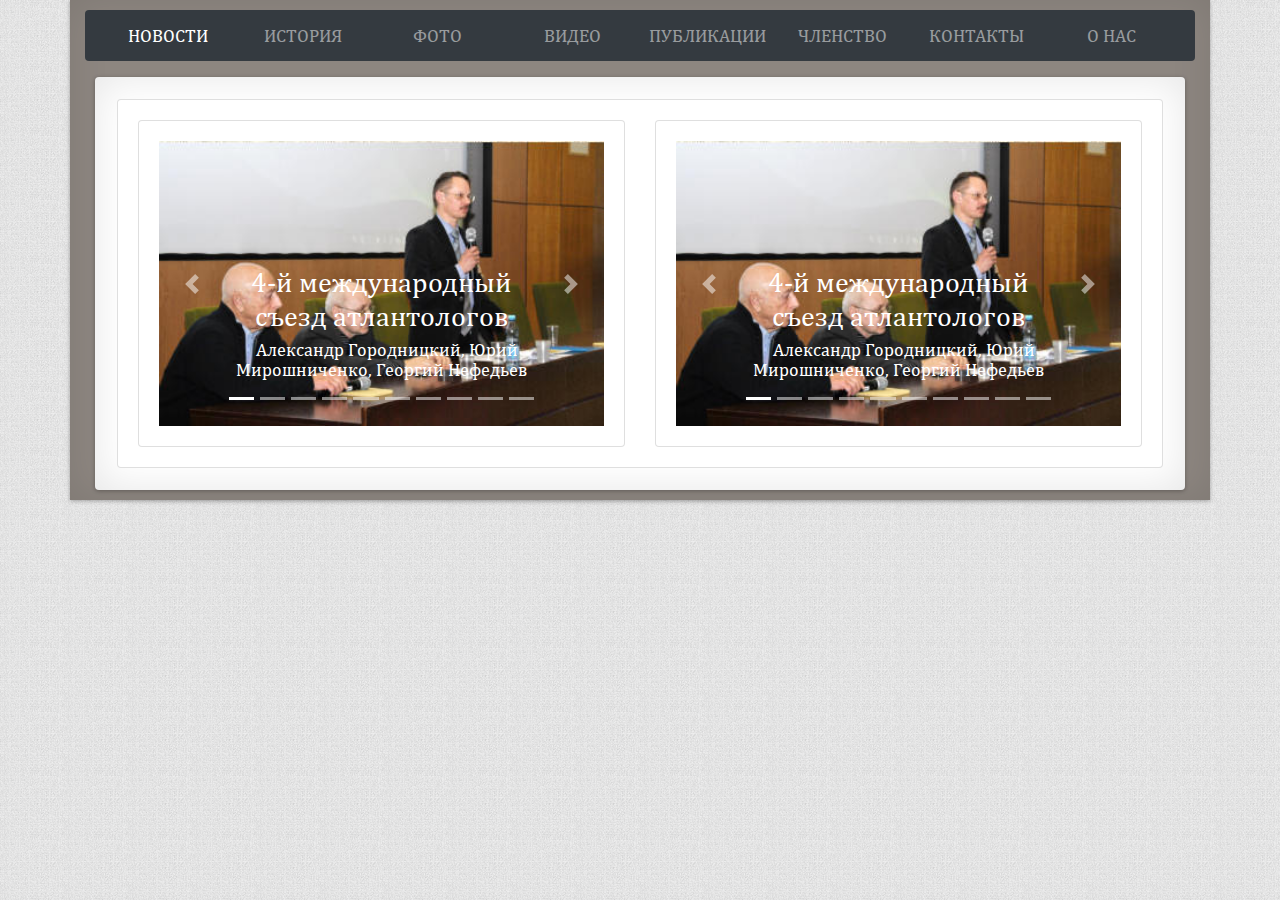
<file: meeting.html>
<!DOCTYPE html>
<html lang="ru">
<head>
    <meta charset="UTF-8">
    <title>Съезд атлантологов</title>
    <meta name="viewport" content="width=device-width, initial-scale=1">
    <link href="css/bootstrap.min.css" rel="stylesheet">
    <link href="css/app.css" rel="stylesheet">
    <link href="https://cdnjs.cloudflare.com/ajax/libs/animate.css/3.5.2/animate.min.css" rel="stylesheet">
    <link href="https://maxcdn.bootstrapcdn.com/font-awesome/4.7.0/css/font-awesome.min.css" rel="stylesheet">
</head>
<body>
<div class="container" id="container">
    <div class="row">
        <div class="container">
            <nav class="navbar navbar-expand-md navbar-dark bg-dark rounded mb-3">
                <button class="navbar-toggler" type="button" data-toggle="collapse" data-target="#navbarCollapse"
                        aria-controls="navbarCollapse" aria-expanded="false" aria-label="Toggle navigation">
                    <span class="navbar-toggler-icon"></span>
                </button>
                <div class="collapse navbar-collapse" id="navbarCollapse">
                    <ul class="navbar-nav text-md-center nav-justified w-100" style="text-transform: uppercase">
                        <li class="nav-item active">
                            <a class="nav-link" href="">Новости</a>
                        </li>
                        <li class="nav-item">
                            <a class="nav-link" href="#">История <span class="sr-only">(current)</span></a>
                        </li>
                        <li class="nav-item">
                            <a class="nav-link" href="photos.html">Фото</a>
                        </li>
                        <li class="nav-item">
                            <a class="nav-link" href="videos.html">Видео</a>
                        </li>
                        <li class="nav-item">
                            <a class="nav-link" href="#">Публикации</a>
                        </li>
                        <li class="nav-item">
                            <a class="nav-link" href="#">Членство</a>
                        </li>
                        <li class="nav-item">
                            <a class="nav-link" href="#">Контакты</a>
                        </li>
                        <li class="nav-item">
                            <a class="nav-link" href="#">О нас</a>
                        </li>
                    </ul>
                </div>
            </nav>
        </div>
    </div>
    <div class="row">
        <section class="col drop-shadow curved curved-hz-2" style="margin: 0 40px; border-radius: 4px">
            <div>
                <div class="card">
                    <div class="card-body">
                        <div class="card-deck">
                            <!-- first carousel -->
                            <div class="card">
                                <div class="card-body">
                                    <div id="carousel-1" class="carousel slide" data-ride="carousel" data-pause="false">
                                        <ol class="carousel-indicators">
                                            <li data-target="#carousel-1" data-slide-to="0" class="active"></li>
                                            <li data-target="#carousel-1" data-slide-to="1"></li>
                                            <li data-target="#carousel-1" data-slide-to="2"></li>
                                            <li data-target="#carousel-1" data-slide-to="3"></li>
                                            <li data-target="#carousel-1" data-slide-to="4"></li>
                                            <li data-target="#carousel-1" data-slide-to="5"></li>
                                            <li data-target="#carousel-1" data-slide-to="6"></li>
                                            <li data-target="#carousel-1" data-slide-to="7"></li>
                                            <li data-target="#carousel-1" data-slide-to="8"></li>
                                            <li data-target="#carousel-1" data-slide-to="9"></li>
                                        </ol>
                                        <div class="carousel-inner">
                                            <div class="carousel-item active">
                                                <img class="d-block w-100" src="img/slide1.jpg" alt="Slide 1">
                                                <div class="carousel-caption d-none d-md-block">
                                                    <h3 class="animated zoomInLeft">4-й международный съезд атлантологов</h3>
                                                    <p class="animated bounceIn"> Александр Городницкий, Юрий Мирошниченко, Георгий Нефедьев</p>
                                                </div>
                                            </div>
                                            <div class="carousel-item">
                                                <img class="d-block w-100" src="img/slide2.jpg" alt="Slide 2">
                                                <div class="carousel-caption d-none d-md-block">
                                                    <h3 class="animated bounceInDown">4-й международный съезд атлантологов</h3>
                                                    <p class="animated zoomInLeft"> Юрий Мирошниченко, Георгий Нефедьев, Алим Войцеховский</p>
                                                </div>
                                            </div>
                                            <div class="carousel-item">
                                                <img class="d-block w-100" src="img/slide3.jpg" alt="Slide 3">
                                                <div class="carousel-caption d-none d-md-block">
                                                    <h3 class="animated fadeInDown">4-й международный съезд атлантологов</h3>
                                                    <p class="animated fadeInLeft">Андрей Скляров</p>
                                                </div>
                                            </div>
                                            <div class="carousel-item">
                                                <img class="d-block w-100" src="img/slide4.jpg" alt="Slide 4">
                                                <div class="carousel-caption d-none d-md-block">
                                                    <h3 class="animated zoomInRight">4-й международный съезд атлантологов</h3>
                                                    <p class="animated zoomInUp">Александр Петухов</p>
                                                </div>
                                            </div>
                                            <div class="carousel-item">
                                                <img class="d-block w-100" src="img/slide5.jpg" alt="Slide 5">
                                                <div class="carousel-caption d-none d-md-block">
                                                    <h3 class="animated slideInUp">4-й международный съезд атлантологов</h3>
                                                    <p class="animated slideInDown">Андрей Жуков</p>
                                                </div>
                                            </div>
                                            <div class="carousel-item">
                                                <img class="d-block w-100" src="img/slide6.jpg" alt="Slide 6">
                                                <div class="carousel-caption d-none d-md-block">
                                                    <h3 class="animated flip">4-й международный съезд атлантологов</h3>
                                                    <p class="animated flipInX">Николай Короновский и Александр Городницкий</p>
                                                </div>
                                            </div>
                                            <div class="carousel-item">
                                                <img class="d-block w-100" src="img/slide7.jpg" alt="Slide 7">
                                                <div class="carousel-caption d-none d-md-block">
                                                    <h3 class="animated flash">4-й международный съезд атлантологов</h3>
                                                    <p class="animated rubberBand">Вопрос из зала. Юрий Лушниченко</p>
                                                </div>
                                            </div>
                                            <div class="carousel-item">
                                                <img class="d-block w-100" src="img/slide8.jpg" alt="Slide 8">
                                                <div class="carousel-caption d-none d-md-block">
                                                    <h3 class="animated shake">4-й международный съезд атлантологов</h3>
                                                    <p class="animated swing">Вопрос из зала. Андраник Сулейманян</p>
                                                </div>
                                            </div>
                                            <div class="carousel-item">
                                                <img class="d-block w-100" src="img/slide9.jpg" alt="Slide 9">
                                                <div class="carousel-caption d-none d-md-block">
                                                    <h3 class="animated tada">4-й международный съезд атлантологов</h3>
                                                    <p class="animated wobble">Владимир Шевченко</p>
                                                </div>
                                            </div>
                                            <div class="carousel-item">
                                                <img class="d-block w-100" src="img/slide10.jpg" alt="Slide 10">
                                                <div class="carousel-caption d-none d-md-block">
                                                    <h3 class="animated jello">4-й международный съезд атлантологов</h3>
                                                    <p class="animated flipInY">Вадим Чернобров</p>
                                                </div>
                                            </div>
                                        </div>
                                        <a class="carousel-control-prev" href="#carousel-1" role="button" data-slide="prev">
                                            <span class="carousel-control-prev-icon" aria-hidden="true"></span>
                                            <span class="sr-only">Previous</span>
                                        </a>
                                        <a class="carousel-control-next" href="#carousel-1" role="button" data-slide="next">
                                            <span class="carousel-control-next-icon" aria-hidden="true"></span>
                                            <span class="sr-only">Next</span>
                                        </a>
                                    </div>
                                </div>
                            </div>
                            <!-- second carousel -->
                            <div class="card">
                                <div class="card-body">
                                    <div id="carousel-2" class="carousel slide" data-ride="carousel" data-pause="false">
                                        <ol class="carousel-indicators">
                                            <li data-target="#carousel-2" data-slide-to="0" class="active"></li>
                                            <li data-target="#carousel-2" data-slide-to="1"></li>
                                            <li data-target="#carousel-2" data-slide-to="2"></li>
                                            <li data-target="#carousel-2" data-slide-to="3"></li>
                                            <li data-target="#carousel-2" data-slide-to="4"></li>
                                            <li data-target="#carousel-2" data-slide-to="5"></li>
                                            <li data-target="#carousel-2" data-slide-to="6"></li>
                                            <li data-target="#carousel-2" data-slide-to="7"></li>
                                            <li data-target="#carousel-2" data-slide-to="8"></li>
                                            <li data-target="#carousel-2" data-slide-to="9"></li>
                                        </ol>
                                        <div class="carousel-inner">
                                            <div class="carousel-item active">
                                                <img class="d-block w-100" src="img/slide1.jpg" alt="Slide 1">
                                                <div class="carousel-caption d-none d-md-block">
                                                    <h3 class="animated flipInY">4-й международный съезд атлантологов</h3>
                                                    <p class="animated jello"> Александр Городницкий, Юрий Мирошниченко, Георгий Нефедьев </p>
                                                </div>
                                            </div>
                                            <div class="carousel-item">
                                                <img class="d-block w-100" src="img/slide2.jpg" alt="Slide 2">
                                                <div class="carousel-caption d-none d-md-block">
                                                    <h3 class="animated wobble">4-й международный съезд атлантологов</h3>
                                                    <p class="animated tada"> Юрий Мирошниченко, Георгий Нефедьев, Алим Войцеховский</p>
                                                </div>
                                            </div>
                                            <div class="carousel-item">
                                                <img class="d-block w-100" src="img/slide3.jpg" alt="Slide 3">
                                                <div class="carousel-caption d-none d-md-block">
                                                    <h3 class="animated swing">4-й международный съезд атлантологов</h3>
                                                    <p class="animated shake">Андрей Скляров</p>
                                                </div>
                                            </div>
                                            <div class="carousel-item">
                                                <img class="d-block w-100" src="img/slide4.jpg" alt="Slide 4">
                                                <div class="carousel-caption d-none d-md-block">
                                                    <h3 class="animated rubberBand">4-й международный съезд атлантологов</h3>
                                                    <p class="animated flash">Александр Петухов</p>
                                                </div>
                                            </div>
                                            <div class="carousel-item">
                                                <img class="d-block w-100" src="img/slide5.jpg" alt="Slide 5">
                                                <div class="carousel-caption d-none d-md-block">
                                                    <h3 class="animated flipInX">4-й международный съезд атлантологов</h3>
                                                    <p class="animated flip">Андрей Жуков</p>
                                                </div>
                                            </div>
                                            <div class="carousel-item">
                                                <img class="d-block w-100" src="img/slide6.jpg" alt="Slide 6">
                                                <div class="carousel-caption d-none d-md-block">
                                                    <h3 class="animated slideInDown">4-й международный съезд атлантологов</h3>
                                                    <p class="animated slideInUp">Николай Короновский и Александр Городницкий</p>
                                                </div>
                                            </div>
                                            <div class="carousel-item">
                                                <img class="d-block w-100" src="img/slide7.jpg" alt="Slide 7">
                                                <div class="carousel-caption d-none d-md-block">
                                                    <h3 class="animated zoomInUp">4-й международный съезд атлантологов</h3>
                                                    <p class="animated zoomInRight">Вопрос из зала. Юрий Лушниченко</p>
                                                </div>
                                            </div>
                                            <div class="carousel-item">
                                                <img class="d-block w-100" src="img/slide8.jpg" alt="Slide 8">
                                                <div class="carousel-caption d-none d-md-block">
                                                    <h3 class="animated fadeInLeft">4-й международный съезд атлантологов</h3>
                                                    <p class="animated fadeInDown">Вопрос из зала. Андраник Сулейманян</p>
                                                </div>
                                            </div>
                                            <div class="carousel-item">
                                                <img class="d-block w-100" src="img/slide9.jpg" alt="Slide 9">
                                                <div class="carousel-caption d-none d-md-block">
                                                    <h3 class="animated zoomInLeft">4-й международный съезд атлантологов</h3>
                                                    <p class="animated fadeInDown">Владимир Шевченко</p>
                                                </div>
                                            </div>
                                            <div class="carousel-item">
                                                <img class="d-block w-100" src="img/slide10.jpg" alt="Slide 10">
                                                <div class="carousel-caption d-none d-md-block">
                                                    <h3 class="animated bounceIn">4-й международный съезд атлантологов</h3>
                                                    <p class="animated zoomInLeft">Вадим Чернобров</p>
                                                </div>
                                            </div>
                                        </div>
                                        <a class="carousel-control-prev" href="#carousel-2" role="button" data-slide="prev">
                                            <span class="carousel-control-prev-icon" aria-hidden="true"></span>
                                            <span class="sr-only">Previous</span>
                                        </a>
                                        <a class="carousel-control-next" href="#carousel-2" role="button" data-slide="next">
                                            <span class="carousel-control-next-icon" aria-hidden="true"></span>
                                            <span class="sr-only">Next</span>
                                        </a>
                                    </div>
                                </div>
                            </div>
                        </div>
                    </div>
                </div>
            </div>
        </section>
    </div>
</div>
<!-- /container -->
<script src="https://ajax.googleapis.com/ajax/libs/jquery/3.2.1/jquery.min.js"></script>
<script src="https://cdnjs.cloudflare.com/ajax/libs/popper.js/1.12.6/umd/popper.min.js"></script>
<script src="https://maxcdn.bootstrapcdn.com/bootstrap/4.0.0-beta.2/js/bootstrap.min.js"></script>
<script>
    $(document).ready(function() {
        $('.carousel').each(function(){
            $(this).carousel({
                interval: 8000
            });
        });
    });
</script>
</body>
</html>
</file>
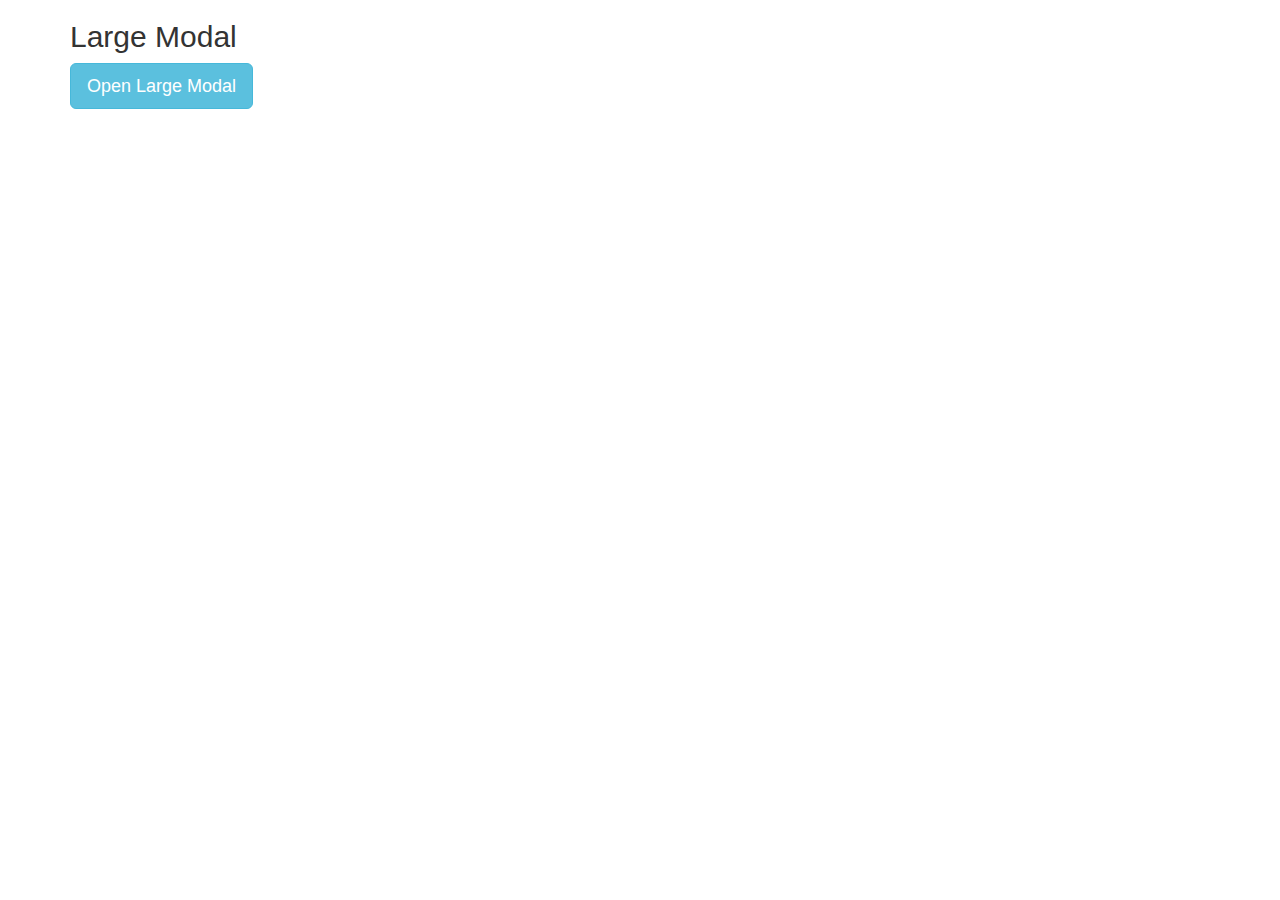
<file: modal.html>
<!DOCTYPE html>
<html lang="en">
<head>
    <title>Bootstrap Example</title>
    <meta charset="utf-8">
    <meta name="viewport" content="width=device-width, initial-scale=1">
    <link rel="stylesheet" href="https://maxcdn.bootstrapcdn.com/bootstrap/3.3.7/css/bootstrap.min.css">
    <script src="https://ajax.googleapis.com/ajax/libs/jquery/3.2.1/jquery.min.js"></script>
    <script src="https://maxcdn.bootstrapcdn.com/bootstrap/3.3.7/js/bootstrap.min.js"></script>
</head>
<body>

<div class="container">
    <h2>Large Modal</h2>
    <!-- Trigger the modal with a button -->
    <button type="button" class="btn btn-info btn-lg" data-toggle="modal" data-target="#myModal">Open Large Modal</button>

    <!-- Modal -->
    <div class="modal fade" id="myModal" role="dialog">
        <div class="modal-dialog modal-lg">
            <div class="modal-content">
                <div class="modal-header">
                    <button type="button" class="close" data-dismiss="modal">&times;</button>
                    <h4 class="modal-title">Modal Header</h4>
                </div>
                <div class="modal-body">
                    <p>This is a large modal.</p>
                </div>
                <div class="modal-footer">
                    <button type="button" class="btn btn-default" data-dismiss="modal">Close</button>
                </div>
            </div>
        </div>
    </div>
</div>

</body>
</html>
</file>
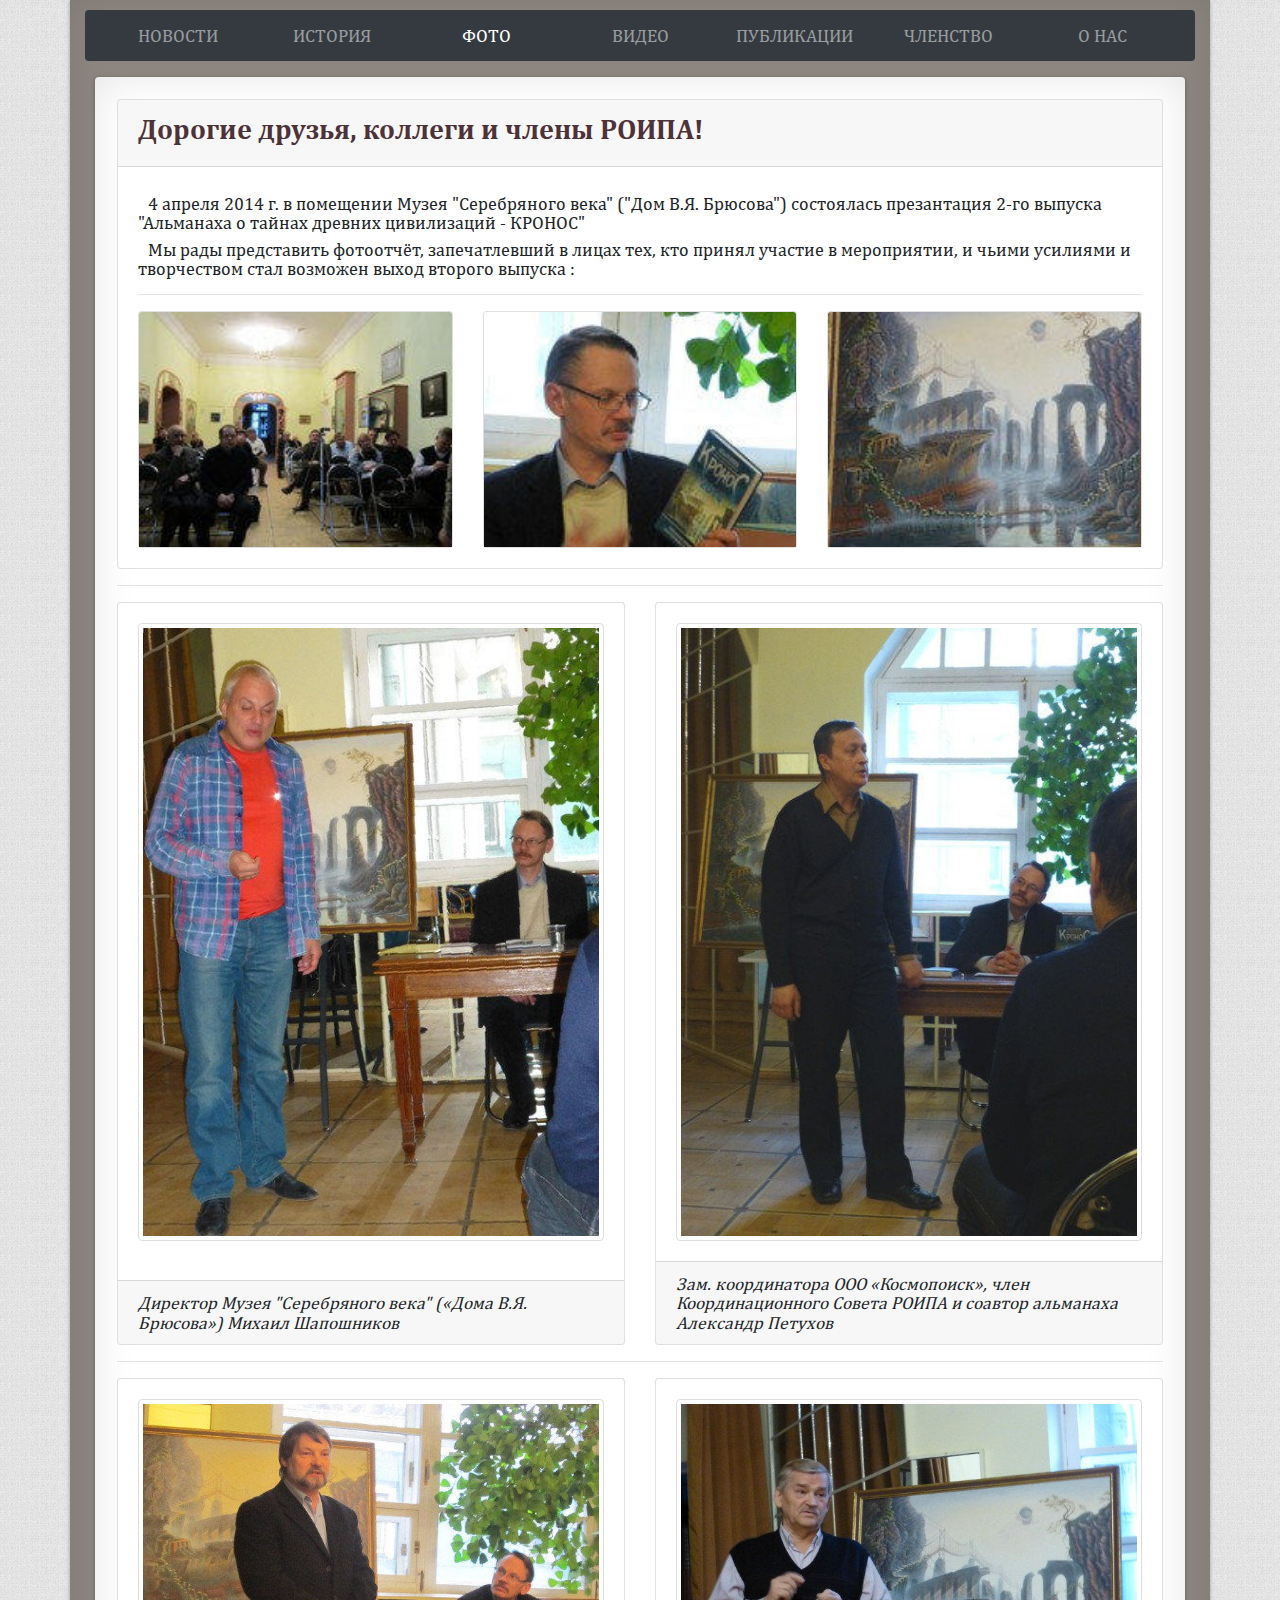
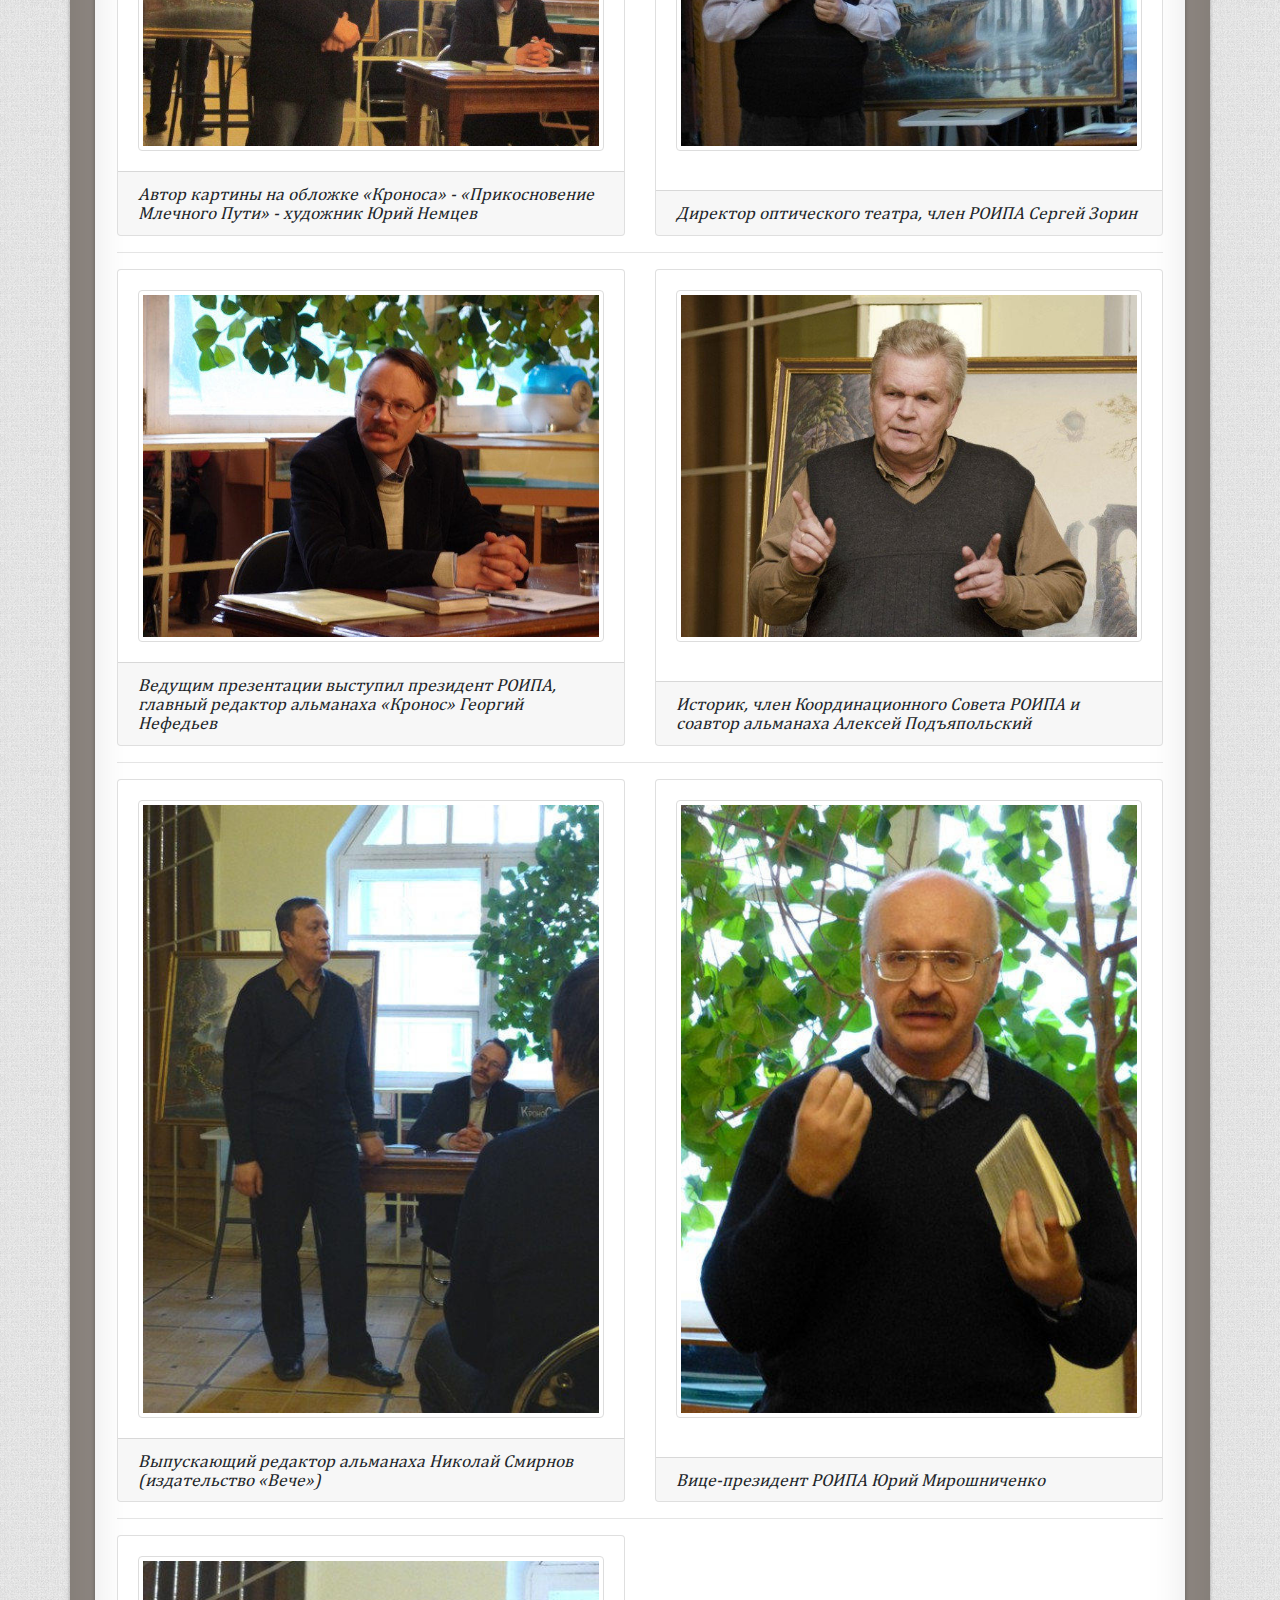
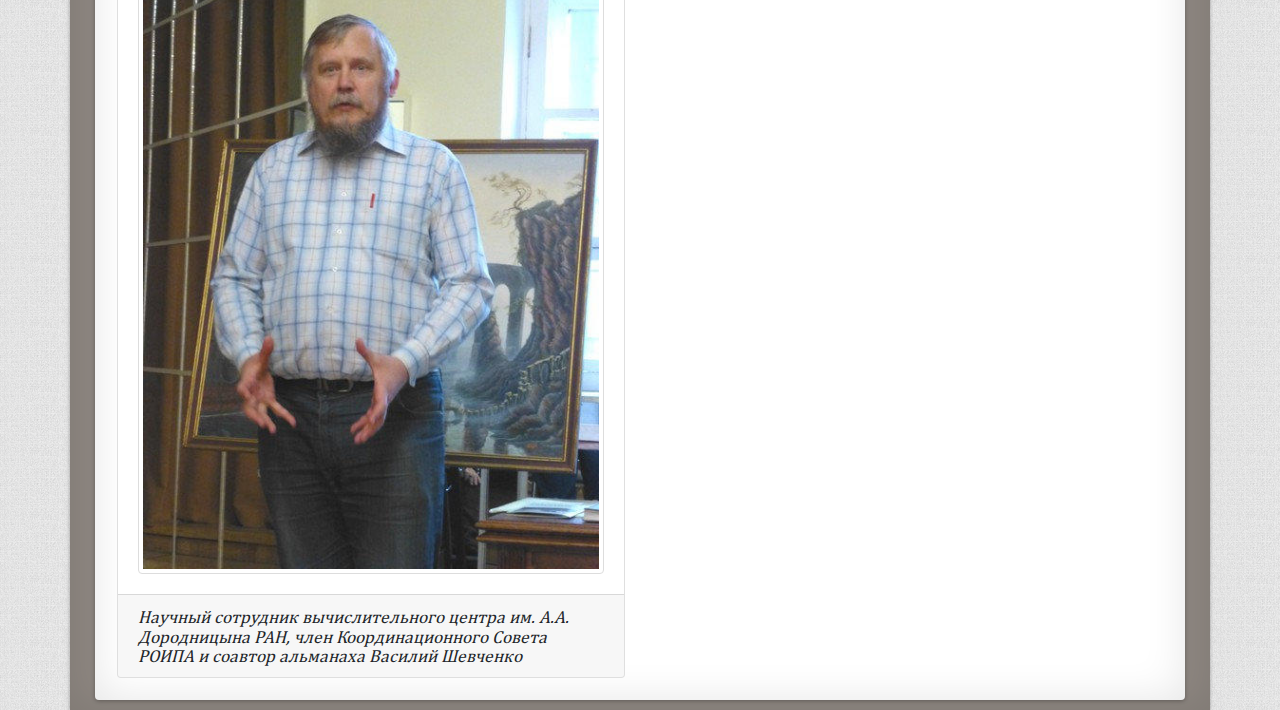
<file: photos.html>
<!DOCTYPE html>
<html lang="ru">
<head>
    <meta charset="UTF-8">
    <title>Фото РОИПА</title>
    <meta name="viewport" content="width=device-width, initial-scale=1">
    <link href="css/bootstrap.min.css" rel="stylesheet">
    <link href="css/app.css" rel="stylesheet">
    <link href="https://maxcdn.bootstrapcdn.com/font-awesome/4.7.0/css/font-awesome.min.css" rel="stylesheet">
</head>
<body>
<div class="container" id="container">
    <div class="row">
        <div class="container">
            <nav class="navbar navbar-expand-md navbar-dark bg-dark rounded mb-3">
                <button class="navbar-toggler" type="button" data-toggle="collapse" data-target="#navbarCollapse"
                        aria-controls="navbarCollapse" aria-expanded="false" aria-label="Toggle navigation">
                    <span class="navbar-toggler-icon"></span>
                </button>
                <div class="collapse navbar-collapse" id="navbarCollapse">
                    <ul class="navbar-nav text-md-center nav-justified w-100" style="text-transform: uppercase">
                        <li class="nav-item">
                            <a class="nav-link" href="index.html">Новости</a>
                        </li>
                        <li class="nav-item">
                            <a class="nav-link" href="history.html">История</a>
                        </li>
                        <li class="nav-item active">
                            <a class="nav-link" href="#">Фото <span class="sr-only">(current)</span></a>
                        </li>
                        <li class="nav-item">
                            <a class="nav-link" href="videos.html">Видео</a>
                        </li>
                        <li class="nav-item">
                            <a class="nav-link" href="publications.html">Публикации</a>
                        </li>
                        <li class="nav-item">
                            <a class="nav-link" href="membership.html">Членство</a>
                        </li>
                        <li class="nav-item">
                            <a class="nav-link" href="about.html">О нас</a>
                        </li>
                    </ul>
                </div>
            </nav>
        </div>
    </div>
    <div class="row">
        <div class="col drop-shadow curved curved-hz-2" style="margin: 0 40px; border-radius: 4px">
            <div class="card">
                <div class="card-header">
                    <h3 class="font-red">Дорогие друзья, коллеги и члены РОИПА!</h3>
                </div>
                <div class="card-body">
                    <p>4 апреля 2014 г. в помещении Музея "Серебряного века" ("Дом В.Я. Брюсова") состоялась презантация 2-го выпуска "Альманаха о тайнах древних цивилизаций - КРОНОС"</p>
                    <p>Мы рады представить фотоотчёт, запечатлевший в лицах тех, кто принял участие в мероприятии, и чьими усилиями и творчеством стал возможен выход второго выпуска :</p>
                    <hr>
                    <div class="card-deck">
                        <div class="card">
                            <img class="card-img-top" src="img/281.jpg" alt="Card image cap">
                        </div>
                        <div class="card">
                            <img class="card-img-top" src="img/282.jpg" alt="Card image cap">
                        </div>
                        <div class="card">
                            <img class="card-img-top" src="img/283.jpg" alt="Card image cap">
                        </div>
                    </div>
                </div>
            </div>
            <hr>
            <div class="card-deck">
                <div class="card">
                    <div class="card-body">
                        <img class="img-thumbnail" src="img/284.jpg" alt="Card image">
                    </div>
                    <div class="card-footer">
                        <cite>Директор Музея "Серебряного века" («Дома В.Я. Брюсова») Михаил Шапошников</cite>
                    </div>
                </div>
                <div class="card">
                    <div class="card-body">
                        <img class="img-thumbnail" src="img/285.jpg" alt="Card image">
                    </div>
                    <div class="card-footer">
                        <cite>Зам. координатора ООО «Космопоиск», член Координационного Совета РОИПА и соавтор альманаха
                            Александр Петухов</cite>
                    </div>
                </div>
            </div>
            <hr>
            <div class="card-deck">
                <div class="card">
                    <div class="card-body">
                        <img class="img-thumbnail" src="img/286.jpg" alt="Card image"/>
                    </div>
                    <div class="card-footer">
                        <cite>Автор картины на обложке «Кроноса» - «Прикосновение Млечного Пути» - художник Юрий
                            Немцев</cite>
                    </div>
                </div>
                <div class="card">
                    <div class="card-body">
                        <img class="img-thumbnail" src="img/290.jpg" alt="Card image"/>
                    </div>
                    <div class="card-footer">
                        <cite>Директор оптического театра, член РОИПА Сергей Зорин</cite>
                    </div>
                </div>
            </div>
            <hr>
            <div class="card-deck">
                <div class="card">
                    <div class="card-body">
                        <img class="img-thumbnail" src="img/292.jpg" alt=""/>
                    </div>
                    <div class="card-footer">
                        <cite>Ведущим презентации выступил президент РОИПА, главный редактор альманаха «Кронос» Георгий
                            Нефедьев</cite>
                    </div>
                </div>
                <div class="card">
                    <div class="card-body">
                        <img class="img-thumbnail" src="img/291.jpg" alt=""/>
                    </div>
                    <div class="card-footer">
                        <cite>Историк, член Координационного Совета РОИПА и соавтор альманаха Алексей
                            Подъяпольский</cite>
                    </div>
                </div>
            </div>
            <hr>
            <div class="card-deck">
                <div class="card">
                    <div class="card-body">
                        <img class="img-thumbnail" src="img/285.jpg" alt=""/>
                    </div>
                    <div class="card-footer">
                        <cite>Выпускающий редактор альманаха Николай Смирнов (издательство «Вече»)</cite>
                    </div>
                </div>
                <div class="card">
                    <div class="card-body">
                        <img class="img-thumbnail" src="img/288.jpg" alt=""/>
                    </div>
                    <div class="card-footer">
                        <cite>Вице-президент РОИПА Юрий Мирошниченко</cite>
                    </div>
                </div>
            </div>
            <hr>
            <div class="card-deck">
                <div class="card">
                    <div class="card-body">
                        <img class="img-thumbnail" src="img/289.jpg" alt=""/>
                    </div>
                    <div class="card-footer">
                        <cite>Научный сотрудник вычислительного центра им. А.А. Дородницына РАН, член Координационного
                            Совета
                            РОИПА и соавтор альманаха Василий Шевченко</cite>
                    </div>
                </div>
                <div class="card" style="visibility: hidden"></div>
            </div>
        </div>
    </div>
</div>
<!-- /container -->
<script src="https://ajax.googleapis.com/ajax/libs/jquery/3.2.1/jquery.min.js"></script>
<script src="https://cdnjs.cloudflare.com/ajax/libs/popper.js/1.12.6/umd/popper.min.js"></script>
<script src="https://maxcdn.bootstrapcdn.com/bootstrap/4.0.0-beta.2/js/bootstrap.min.js"></script>
<script src="js/bootstrap.min.js"></script>
</body>
</html>
</file>
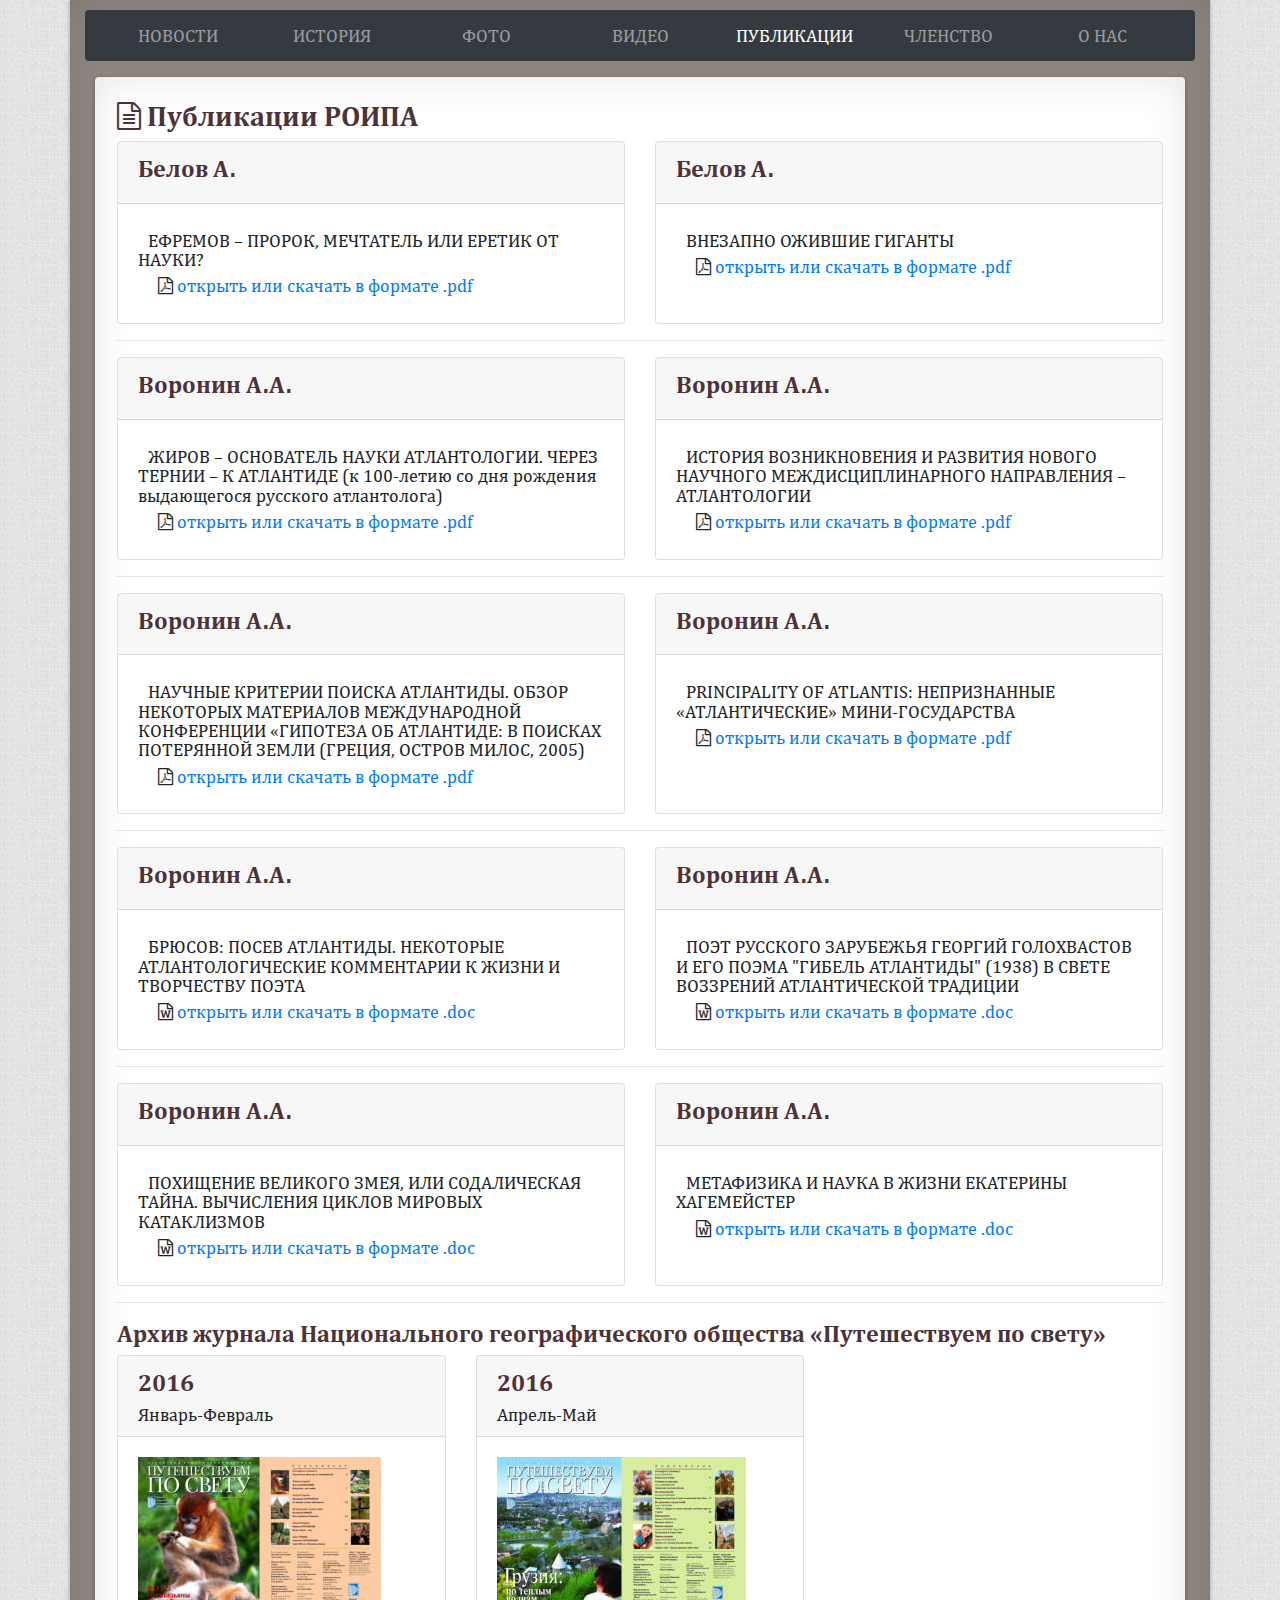
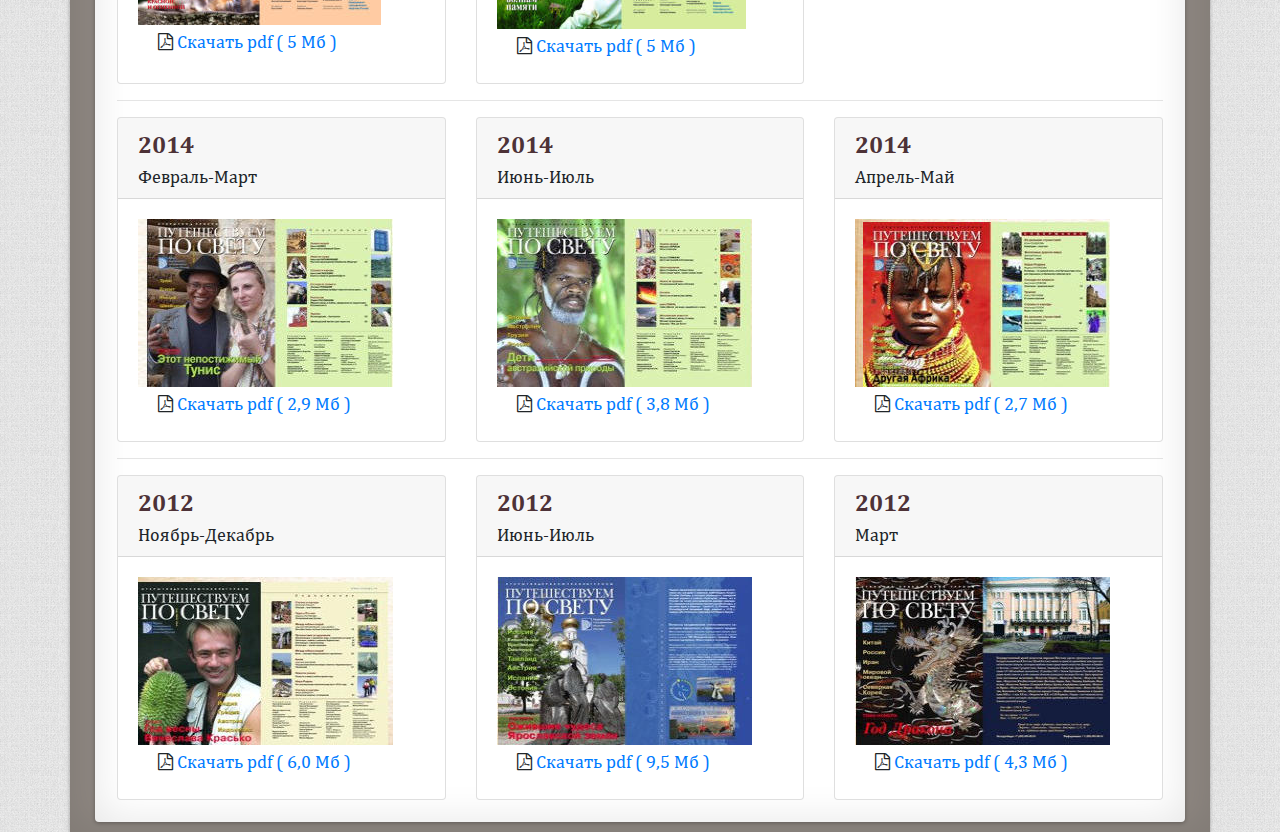
<file: publications.html>
<!DOCTYPE html>
<html lang="ru">
<head>
    <meta charset="UTF-8">
    <title>Публикации РОИПА</title>
    <meta name="viewport" content="width=device-width, initial-scale=1">
    <link href="css/bootstrap.min.css" rel="stylesheet">
    <link href="css/app.css" rel="stylesheet">
    <link href="https://maxcdn.bootstrapcdn.com/font-awesome/4.7.0/css/font-awesome.min.css" rel="stylesheet">
</head>
<body>
<div class="container" id="container">
    <div class="row">
        <div class="container">
            <nav class="navbar navbar-expand-md navbar-dark bg-dark rounded mb-3">
                <button class="navbar-toggler" type="button" data-toggle="collapse" data-target="#navbarCollapse"
                        aria-controls="navbarCollapse" aria-expanded="false" aria-label="Toggle navigation">
                    <span class="navbar-toggler-icon"></span>
                </button>
                <div class="collapse navbar-collapse" id="navbarCollapse">
                    <ul class="navbar-nav text-md-center nav-justified w-100" style="text-transform: uppercase">
                        <li class="nav-item">
                            <a class="nav-link" href="index.html">Новости</a>
                        </li>
                        <li class="nav-item">
                            <a class="nav-link" href="history.html">История</a>
                        </li>
                        <li class="nav-item">
                            <a class="nav-link" href="photos.html">Фото</a>
                        </li>
                        <li class="nav-item">
                            <a class="nav-link" href="videos.html">Видео</a>
                        </li>
                        <li class="nav-item active">
                            <a class="nav-link" href="#">Публикации <span class="sr-only">(current)</span></a>
                        </li>
                        <li class="nav-item">
                            <a class="nav-link" href="membership.html">Членство</a>
                        </li>
                        <li class="nav-item">
                            <a class="nav-link" href="about.html">О нас</a>
                        </li>
                    </ul>
                </div>
            </nav>
        </div>
    </div>
    <div class="row">
        <div class="col drop-shadow curved curved-hz-2" style="margin: 0 40px; border-radius: 4px">
            <h3 class="font-red"><i class="fa fa-file-text-o" aria-hidden="true"></i> Публикации РОИПА</h3>
            <div class="card-deck">
                <div class="card">
                    <div class="card-header">
                        <h4 class="font-red">Белов А.</h4>
                    </div>
                    <div class="card-body">
                        <p>ЕФРЕМОВ – ПРОРОК, МЕЧТАТЕЛЬ ИЛИ ЕРЕТИК ОТ НАУКИ?</p>
                        <p><i class="fa fa-file-pdf-o" aria-hidden="true"></i><a href="http://www.roipa.org/3.pdf">
                            открыть или скачать в формате .pdf</a></p>
                    </div>
                </div>
                <div class="card">
                    <div class="card-header">
                        <h4 class="font-red">Белов А.</h4>
                    </div>
                    <div class="card-body">
                        <p>ВНЕЗАПНО ОЖИВШИЕ ГИГАНТЫ</p>
                        <p><i class="fa fa-file-pdf-o" aria-hidden="true"></i><a href="http://www.roipa.org/4.pdf">
                            открыть или скачать в формате .pdf</a></p>
                    </div>
                </div>
            </div>
            <hr>
            <div class="card-deck">
                <div class="card">
                    <div class="card-header">
                        <h4 class="font-red">Воронин А.А.</h4>
                    </div>
                    <div class="card-body">
                        <p>ЖИРОВ – ОСНОВАТЕЛЬ НАУКИ АТЛАНТОЛОГИИ. ЧЕРЕЗ ТЕРНИИ – К АТЛАНТИДЕ (к 100-летию со дня
                            рождения выдающегося русского атлантолога)</p>
                        <p><i class="fa fa-file-pdf-o" aria-hidden="true"></i><a href="http://www.roipa.org/5.pdf">
                            открыть или скачать в формате .pdf</a></p>
                    </div>
                </div>
                <div class="card">
                    <div class="card-header">
                        <h4 class="font-red">Воронин А.А.</h4>
                    </div>
                    <div class="card-body">
                        <p>ИСТОРИЯ ВОЗНИКНОВЕНИЯ И РАЗВИТИЯ НОВОГО НАУЧНОГО МЕЖДИСЦИПЛИНАРНОГО НАПРАВЛЕНИЯ –
                            АТЛАНТОЛОГИИ</p>
                        <p><i class="fa fa-file-pdf-o" aria-hidden="true"></i><a href="http://www.roipa.org/6.pdf">
                            открыть или скачать в формате .pdf</a></p>
                    </div>
                </div>
            </div>
            <hr>
            <div class="card-deck">
                <div class="card">
                    <div class="card-header">
                        <h4 class="font-red">Воронин А.А.</h4>
                    </div>
                    <div class="card-body">
                        <p>НАУЧНЫЕ КРИТЕРИИ ПОИСКА АТЛАНТИДЫ. ОБЗОР НЕКОТОРЫХ МАТЕРИАЛОВ МЕЖДУНАРОДНОЙ КОНФЕРЕНЦИИ
                            «ГИПОТЕЗА ОБ АТЛАНТИДЕ: В ПОИСКАХ ПОТЕРЯННОЙ ЗЕМЛИ (ГРЕЦИЯ, ОСТРОВ МИЛОС, 2005)</p>
                        <p><i class="fa fa-file-pdf-o" aria-hidden="true"></i><a href="http://www.roipa.org/7.pdf">
                            открыть или скачать в формате .pdf</a></p>
                    </div>
                </div>
                <div class="card">
                    <div class="card-header">
                        <h4 class="font-red">Воронин А.А.</h4>
                    </div>
                    <div class="card-body">
                        <p>PRINCIPALITY OF ATLANTIS: НЕПРИЗНАННЫЕ «АТЛАНТИЧЕСКИЕ» МИНИ-ГОСУДАРСТВА</p>
                        <p><i class="fa fa-file-pdf-o" aria-hidden="true"></i><a href="http://www.roipa.org/8.pdf">
                            открыть или скачать в формате .pdf</a></p>
                    </div>
                </div>
            </div>
            <hr>
            <div class="card-deck">
                <div class="card">
                    <div class="card-header">
                        <h4 class="font-red">Воронин А.А.</h4>
                    </div>
                    <div class="card-body">
                        <p>БРЮСОВ: ПОСЕВ АТЛАНТИДЫ. НЕКОТОРЫЕ АТЛАНТОЛОГИЧЕСКИЕ КОММЕНТАРИИ К ЖИЗНИ И ТВОРЧЕСТВУ
                            ПОЭТА</p>
                        <p><i class="fa fa-file-word-o" aria-hidden="true"></i><a href="http://www.roipa.org/1.doc">
                            открыть или скачать в формате .doc</a></p>
                    </div>
                </div>
                <div class="card">
                    <div class="card-header">
                        <h4 class="font-red">Воронин А.А.</h4>
                    </div>
                    <div class="card-body">
                        <p>ПОЭТ РУССКОГО ЗАРУБЕЖЬЯ ГЕОРГИЙ ГОЛОХВАСТОВ И ЕГО ПОЭМА "ГИБЕЛЬ АТЛАНТИДЫ" (1938) В СВЕТЕ
                            ВОЗЗРЕНИЙ АТЛАНТИЧЕСКОЙ ТРАДИЦИИ</p>
                        <p><i class="fa fa-file-word-o" aria-hidden="true"></i><a href="http://www.roipa.org/2.doc">
                            открыть или скачать в формате .doc</a></p>
                    </div>
                </div>
            </div>
            <hr>
            <div class="card-deck">
                <div class="card">
                    <div class="card-header">
                        <h4 class="font-red">Воронин А.А.</h4>
                    </div>
                    <div class="card-body">
                        <p>ПОХИЩЕНИЕ ВЕЛИКОГО ЗМЕЯ, ИЛИ СОДАЛИЧЕСКАЯ ТАЙНА. ВЫЧИСЛЕНИЯ ЦИКЛОВ МИРОВЫХ КАТАКЛИЗМОВ</p>
                        <p><i class="fa fa-file-word-o" aria-hidden="true"></i><a href="http://www.roipa.org/3.doc">
                            открыть или скачать в формате .doc</a></p>
                    </div>
                </div>
                <div class="card">
                    <div class="card-header">
                        <h4 class="font-red">Воронин А.А.</h4>
                    </div>
                    <div class="card-body">
                        <p>МЕТАФИЗИКА И НАУКА В ЖИЗНИ ЕКАТЕРИНЫ ХАГЕМЕЙСТЕР</p>
                        <p><i class="fa fa-file-word-o" aria-hidden="true"></i><a href="http://www.roipa.org/4.doc">
                            открыть или скачать в формате .doc</a></p>
                    </div>
                </div>
            </div>
            <hr>
            <h4 class="font-red">Архив журнала Национального географического общества «Путешествуем по свету»</h4>
            <div class="card-deck">
                <div class="card">
                    <div class="card-header">
                        <h4 class="font-red">2016</h4> Январь-Февраль
                    </div>
                    <div class="card-body">
                        <img src="img/307.jpg" alt=""/>
                        <p><i class="fa fa-file-pdf-o" aria-hidden="true"></i><a href="http://www.roipa.org/15.pdf">
                            Скачать pdf ( 5 Мб )</a></p>
                    </div>
                </div>
                <div class="card">
                    <div class="card-header">
                        <h4 class="font-red">2016</h4> Апрель-Май
                    </div>
                    <div class="card-body">
                        <img src="img/308.jpg" alt=""/>
                        <p><i class="fa fa-file-pdf-o" aria-hidden="true"></i><a href="http://www.roipa.org/16.pdf">
                            Скачать pdf ( 5 Мб )</a></p>
                    </div>
                </div>
                <div class="card" style="visibility: hidden"></div>
            </div>
            <hr>
            <div class="card-deck">
                <div class="card">
                    <div class="card-header">
                        <h4 class="font-red">2014</h4> Февраль-Март
                    </div>
                    <div class="card-body">
                        <img src="img/309.jpg" alt=""/>
                        <p><i class="fa fa-file-pdf-o" aria-hidden="true"></i><a href="http://www.roipa.org/11.pdf">
                            Скачать pdf ( 2,9 Мб )</a></p>
                    </div>
                </div>
                <div class="card">
                    <div class="card-header">
                        <h4 class="font-red">2014</h4> Июнь-Июль
                    </div>
                    <div class="card-body">
                        <img src="img/310.jpg" alt=""/>
                        <p><i class="fa fa-file-pdf-o" aria-hidden="true"></i><a href="http://www.roipa.org/9.pdf">
                            Скачать pdf ( 3,8 Мб )</a></p>
                    </div>
                </div>
                <div class="card">
                    <div class="card-header">
                        <h4 class="font-red">2014</h4> Апрель-Май
                    </div>
                    <div class="card-body">
                        <img src="img/311.jpg" alt=""/>
                        <p><i class="fa fa-file-pdf-o" aria-hidden="true"></i><a href="http://www.roipa.org/10.pdf">
                            Скачать pdf ( 2,7 Мб )</a></p>
                    </div>
                </div>
            </div>
            <hr>
            <div class="card-deck">
                <div class="card">
                    <div class="card-header">
                        <h4 class="font-red">2012</h4> Ноябрь-Декабрь
                    </div>
                    <div class="card-body">
                        <img src="img/312.jpg" alt=""/>
                        <p><i class="fa fa-file-pdf-o" aria-hidden="true"></i><a href="http://www.roipa.org/12.pdf">
                            Скачать pdf ( 6,0 Мб )</a></p>
                    </div>
                </div>
                <div class="card">
                    <div class="card-header">
                        <h4 class="font-red">2012</h4> Июнь-Июль
                    </div>
                    <div class="card-body">
                        <img src="img/313.jpg" alt=""/>
                        <p><i class="fa fa-file-pdf-o" aria-hidden="true"></i><a href="http://www.roipa.org/13.pdf">
                            Скачать pdf ( 9,5 Мб )</a></p>
                    </div>
                </div>
                <div class="card">
                    <div class="card-header">
                        <h4 class="font-red">2012</h4> Март
                    </div>
                    <div class="card-body">
                        <img src="img/314.jpg" alt=""/>
                        <p><i class="fa fa-file-pdf-o" aria-hidden="true"></i><a href="http://www.roipa.org/14.pdf">
                            Скачать pdf ( 4,3 Мб )</a></p>
                    </div>
                </div>
            </div>
        </div>
    </div>
</div>
    <script src="https://ajax.googleapis.com/ajax/libs/jquery/3.2.1/jquery.min.js"></script>
    <script src="https://cdnjs.cloudflare.com/ajax/libs/popper.js/1.12.6/umd/popper.min.js"></script>
    <script src="https://maxcdn.bootstrapcdn.com/bootstrap/4.0.0-beta.2/js/bootstrap.min.js"></script>
    <script src="js/bootstrap.min.js"></script>
</body>
</html>
</file>
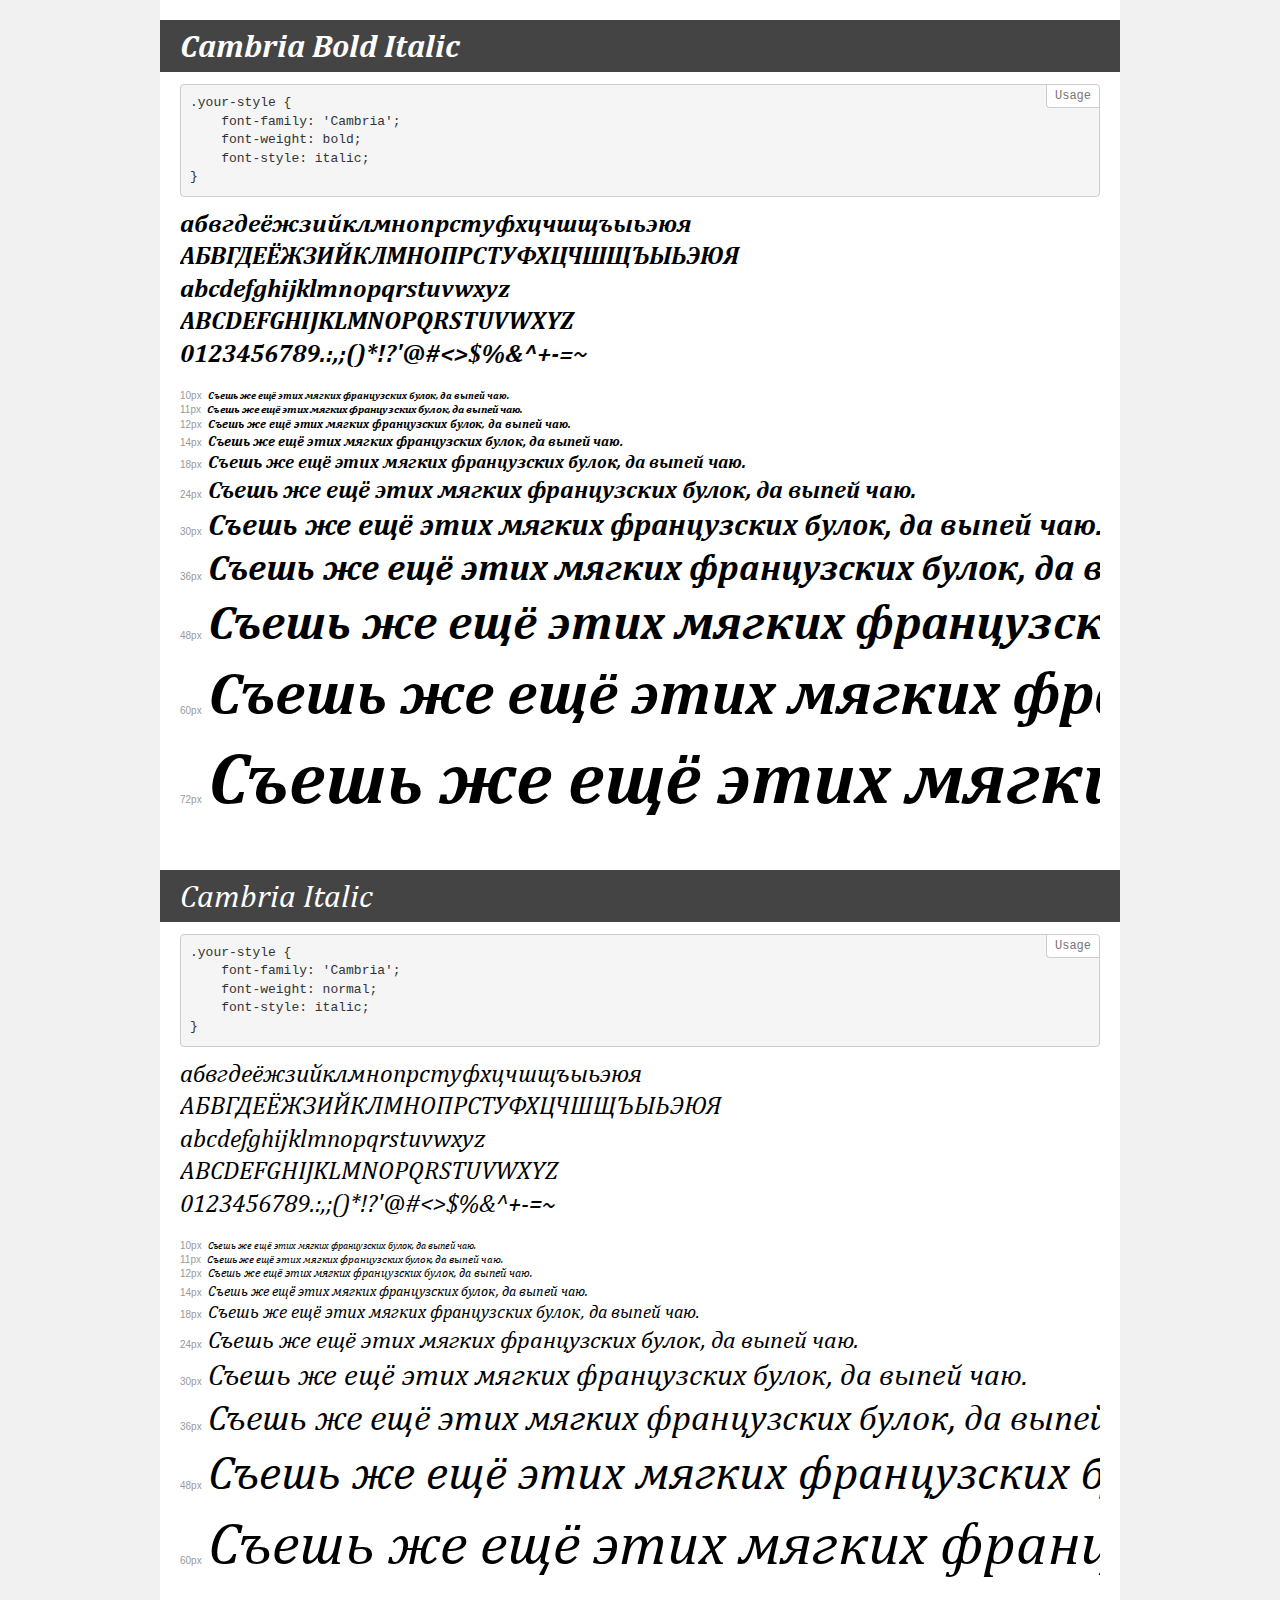
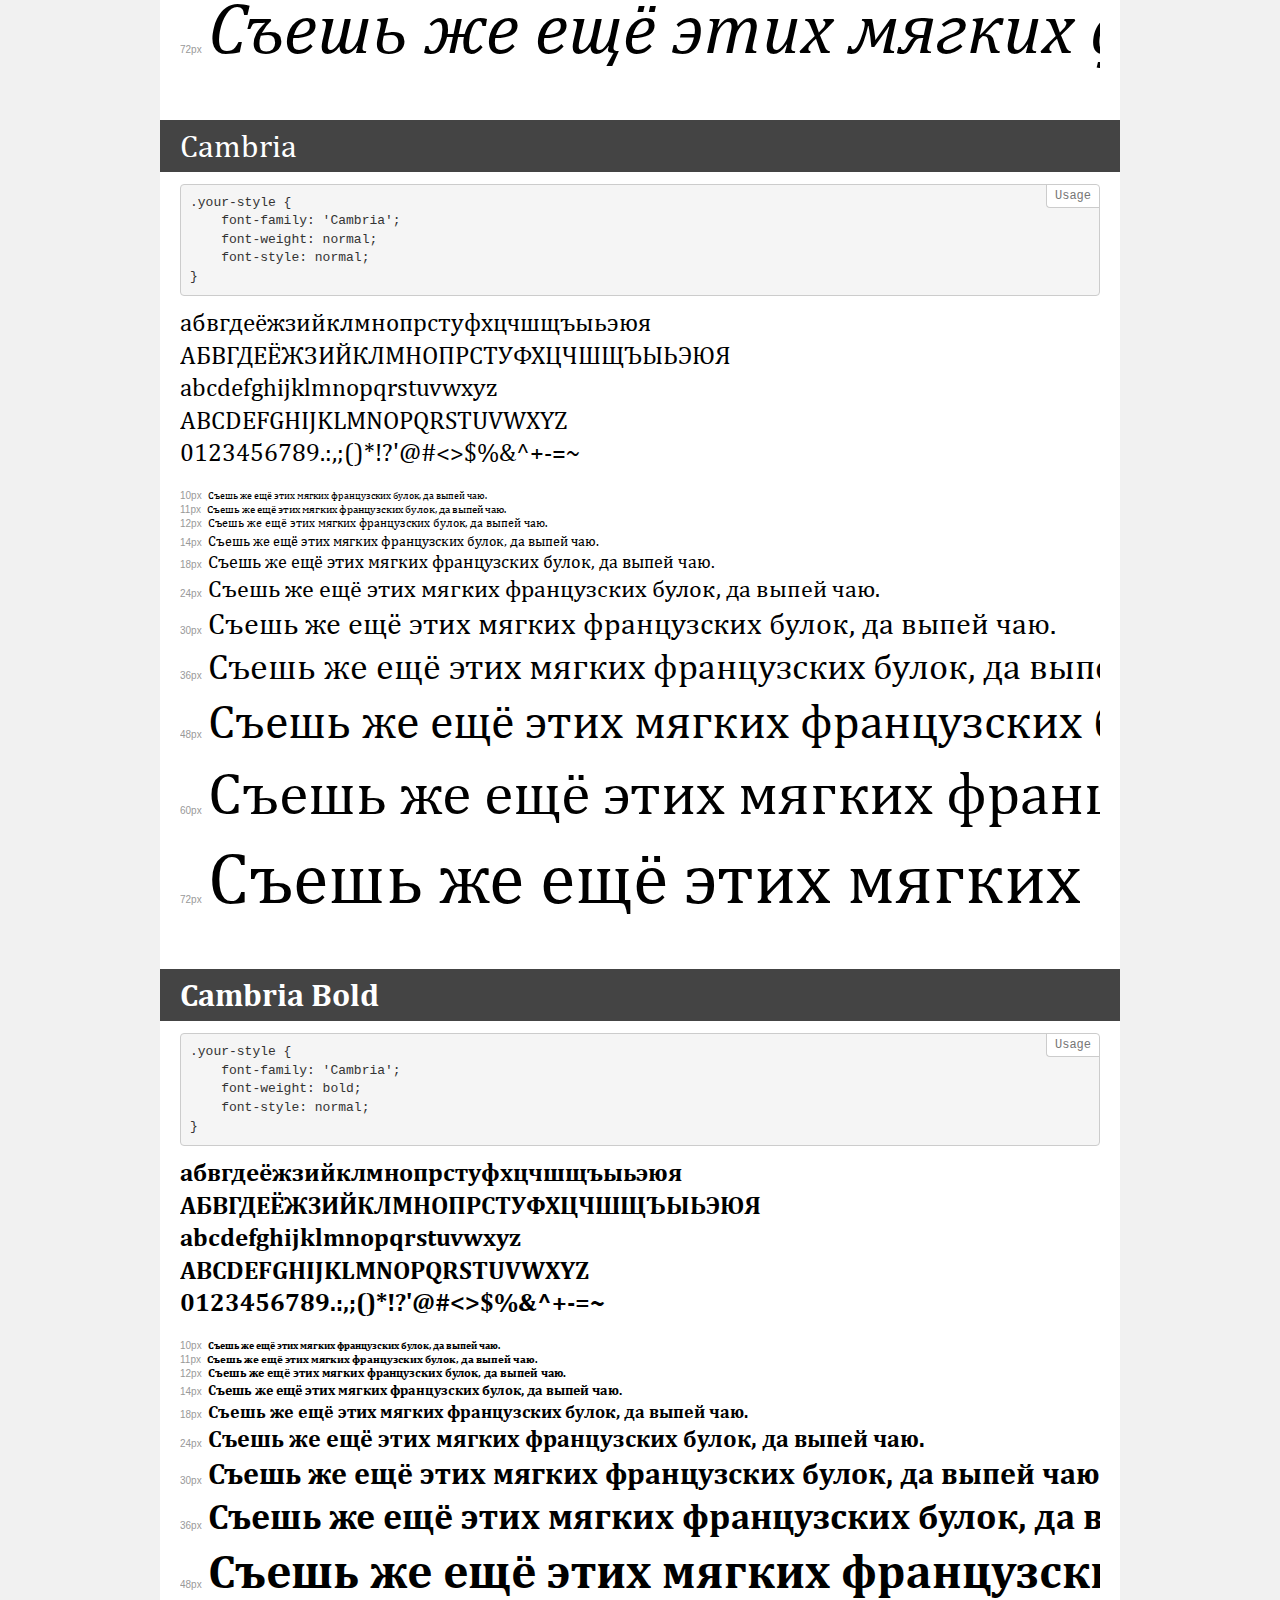
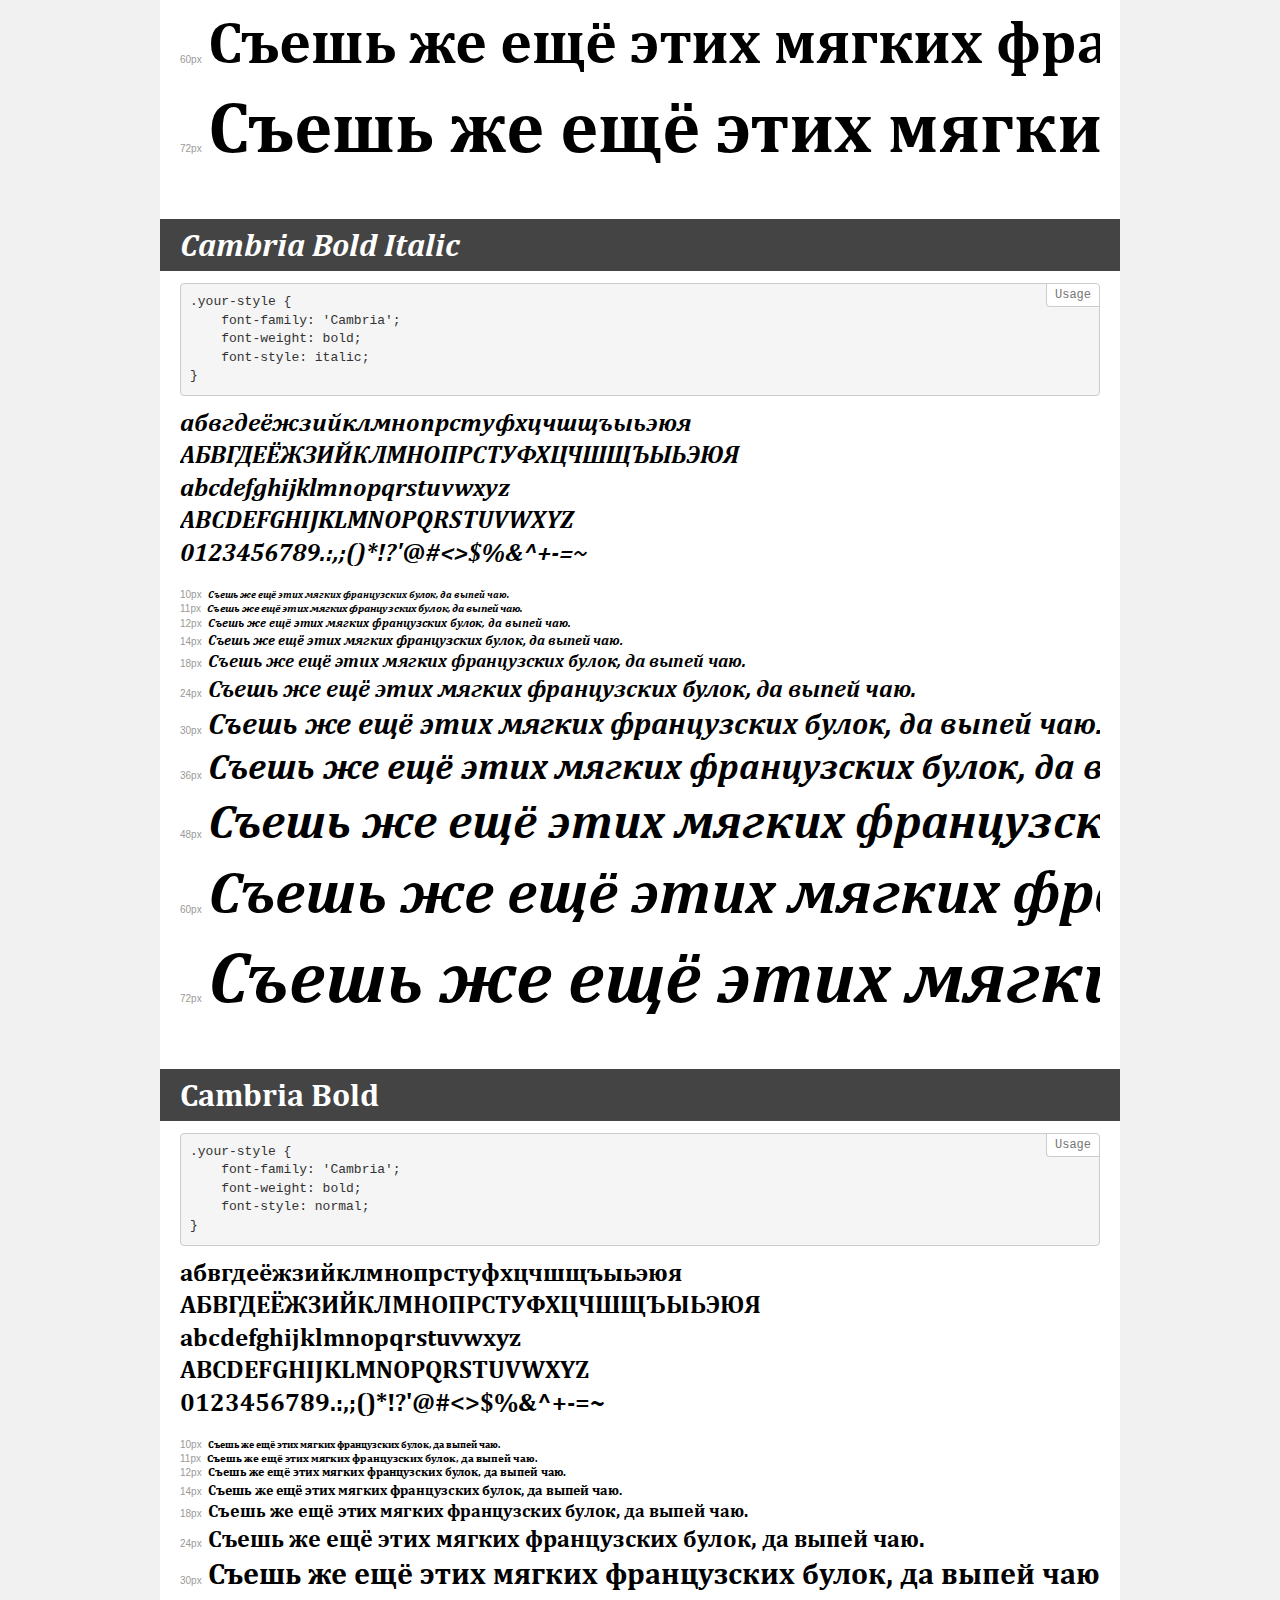
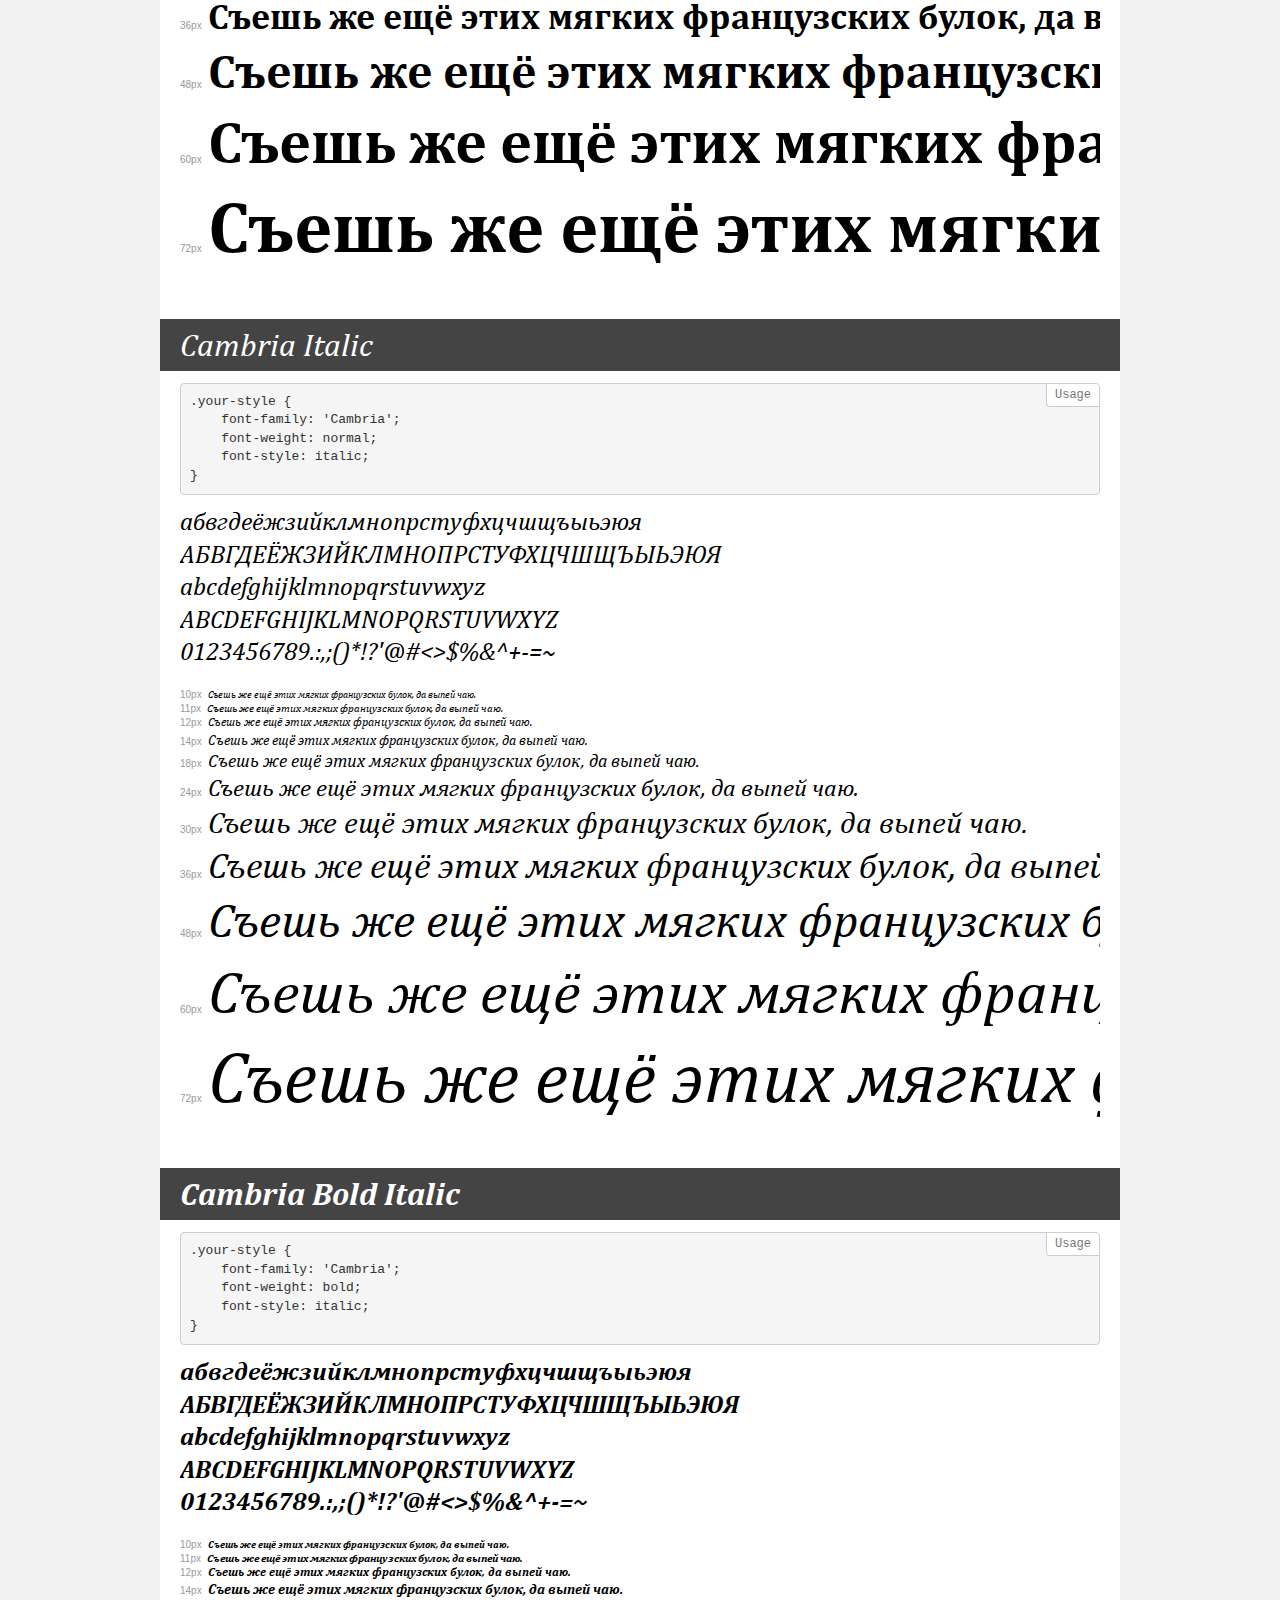
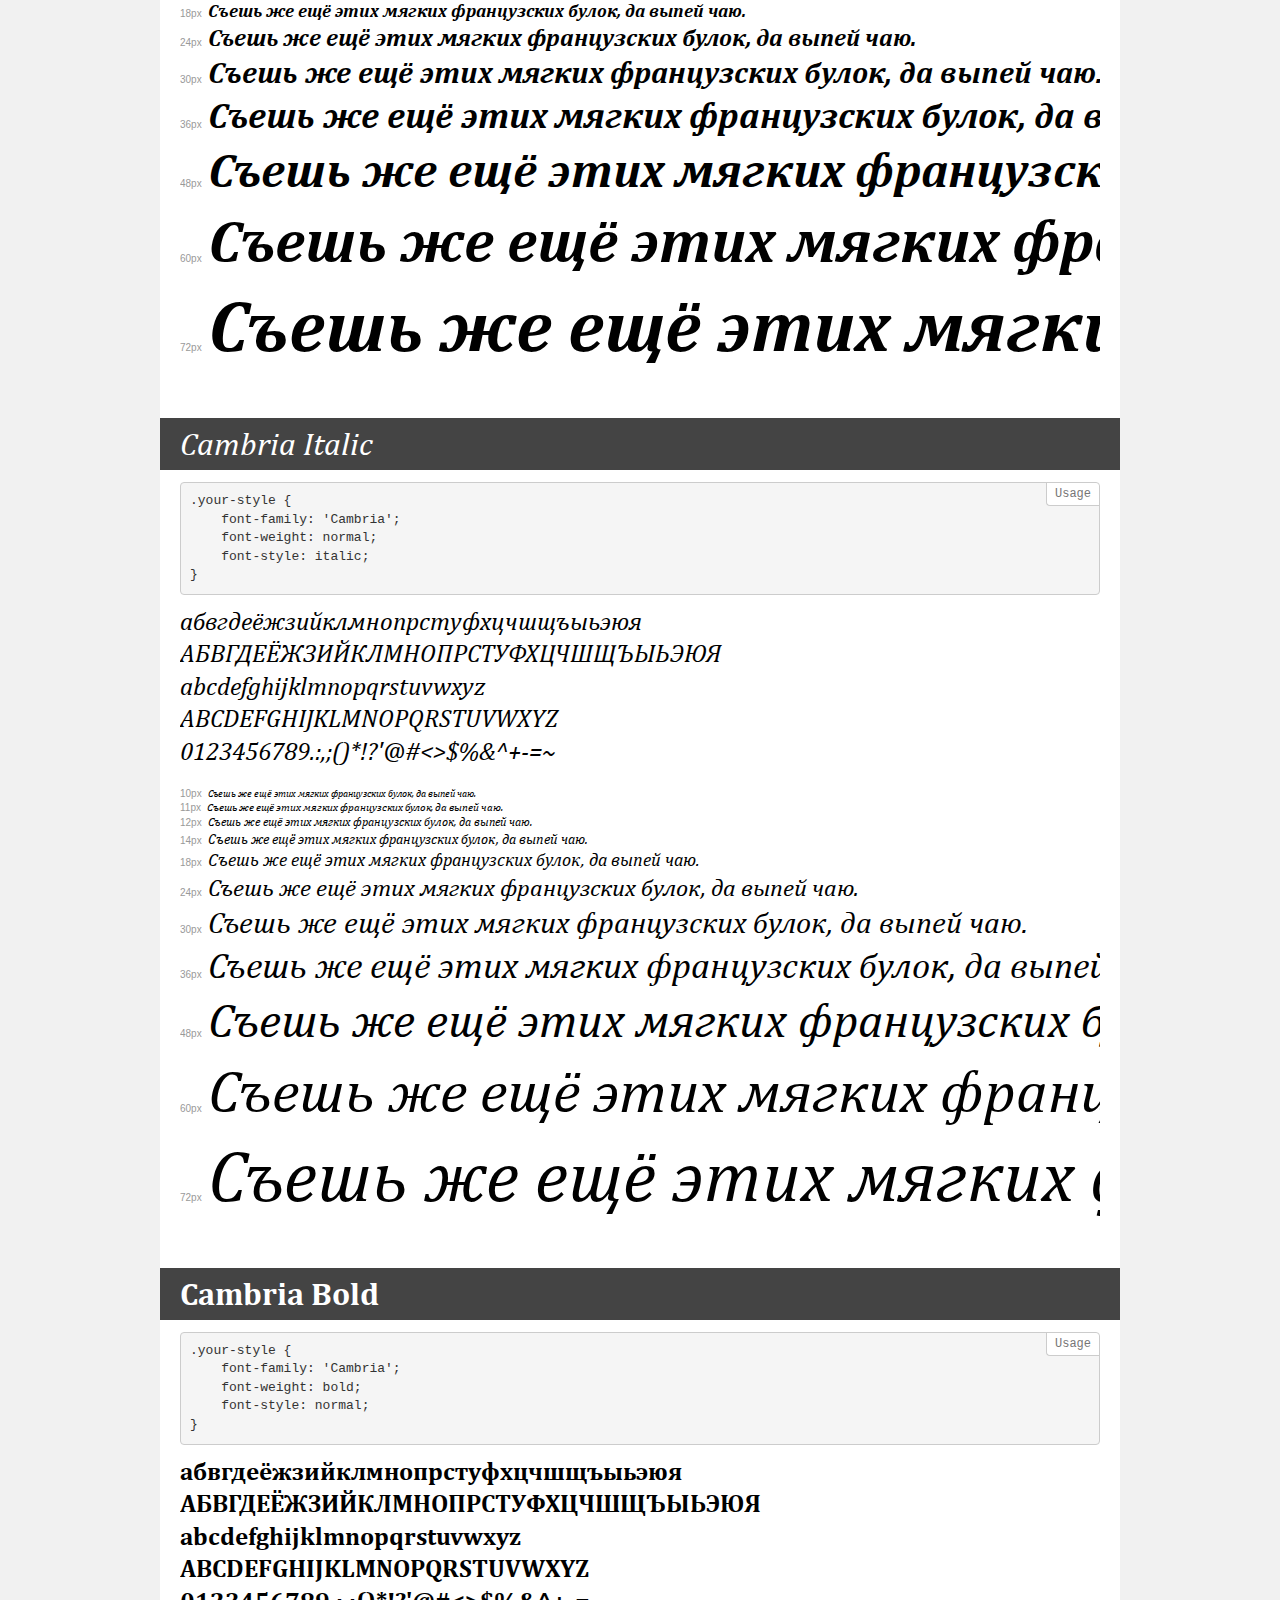
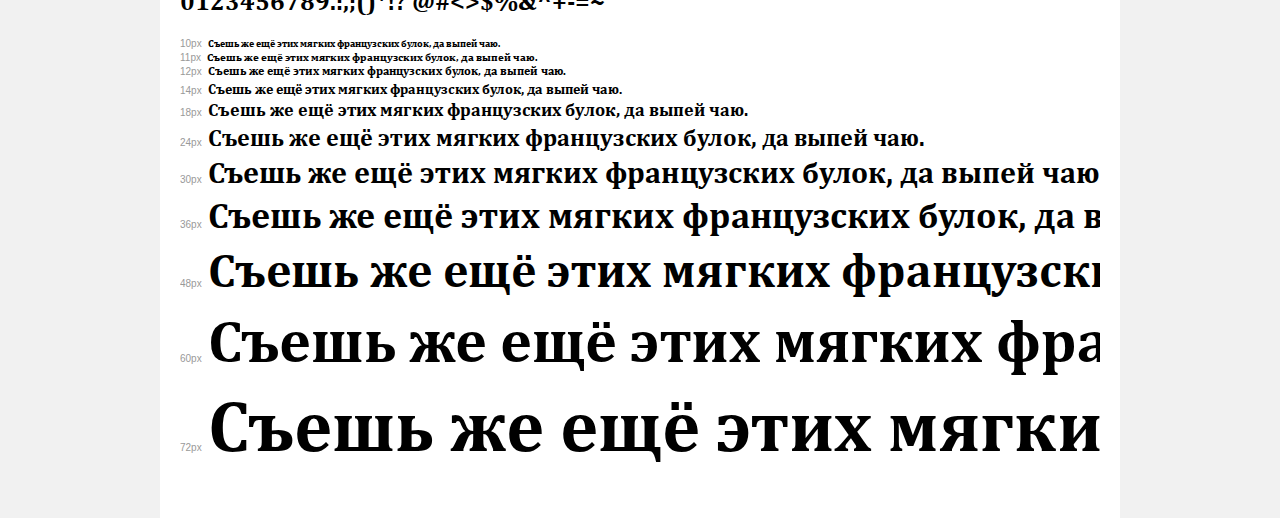
<file: fonts/demo.html>
<!DOCTYPE html>
<html>
<head>
	<meta charset="utf-8">
	<meta http-equiv="X-UA-Compatible" content="IE=edge">
	<meta name="viewport" content="width=device-width, initial-scale=1">
	<meta name="robots" content="noindex, noarchive">
	<title>Transfonter demo</title>
	<link href="stylesheet.css" rel="stylesheet">
	<style>
		/*
		http://meyerweb.com/eric/tools/css/reset/
		v2.0 | 20110126
		License: none (public domain)
		*/
		html, body, div, span, applet, object, iframe,
		h1, h2, h3, h4, h5, h6, p, blockquote, pre,
		a, abbr, acronym, address, big, cite, code,
		del, dfn, em, img, ins, kbd, q, s, samp,
		small, strike, strong, sub, sup, tt, var,
		b, u, i, center,
		dl, dt, dd, ol, ul, li,
		fieldset, form, label, legend,
		table, caption, tbody, tfoot, thead, tr, th, td,
		article, aside, canvas, details, embed,
		figure, figcaption, footer, header, hgroup,
		menu, nav, output, ruby, section, summary,
		time, mark, audio, video {
			margin: 0;
			padding: 0;
			border: 0;
			font-size: 100%;
			font: inherit;
			vertical-align: baseline;
		}
		/* HTML5 display-role reset for older browsers */
		article, aside, details, figcaption, figure,
		footer, header, hgroup, menu, nav, section {
			display: block;
		}
		body {
			line-height: 1;
		}
		ol, ul {
			list-style: none;
		}
		blockquote, q {
			quotes: none;
		}
		blockquote:before, blockquote:after,
		q:before, q:after {
			content: '';
			content: none;
		}
		table {
			border-collapse: collapse;
			border-spacing: 0;
		}
		/* common styles */
		body {
			background: #f1f1f1;
			color: #000;
		}
		.page {
			background: #fff;
			width: 920px;
			margin: 0 auto;
			padding: 20px 20px 0 20px;
			overflow: hidden;
		}
		.font-container {
			overflow-x: auto;
			overflow-y: hidden;
			margin-bottom: 40px;
			line-height: 1.3;
			white-space: nowrap;
			padding-bottom: 5px;
		}
		h1 {
			position: relative;
			background: #444;
			font-size: 32px;
			color: #fff;
			padding: 10px 20px;
			margin: 0 -20px 12px -20px;
		}
		.letters {
			font-size: 25px;
			margin-bottom: 20px;
		}
		.s10:before {
			content: '10px';
		}
		.s11:before {
			content: '11px';
		}
		.s12:before {
			content: '12px';
		}
		.s14:before {
			content: '14px';
		}
		.s18:before {
			content: '18px';
		}
		.s24:before {
			content: '24px';
		}
		.s30:before {
			content: '30px';
		}
		.s36:before {
			content: '36px';
		}
		.s48:before {
			content: '48px';
		}
		.s60:before {
			content: '60px';
		}
		.s72:before {
			content: '72px';
		}
		.s10:before, .s11:before, .s12:before, .s14:before,
		.s18:before, .s24:before, .s30:before, .s36:before,
		.s48:before, .s60:before, .s72:before {
			font-family: Arial, sans-serif;
			font-size: 10px;
			font-weight: normal;
			font-style: normal;
			color: #999;
			padding-right: 6px;
		}
		pre {
			display: block;
			position: relative;
			padding: 9px;
			margin: 0 0 10px;
			font-family: Monaco, Menlo, Consolas, "Courier New", monospace !important;
			font-size: 13px;
			line-height: 1.428571429;
			color: #333;
			font-weight: normal !important;
			font-style: normal !important;
			background-color: #f5f5f5;
			border: 1px solid #ccc;
			overflow-x: auto;
			border-radius: 4px;
		}
		pre:after {
			display: block;
			position: absolute;
			right: 0;
			top: 0;
			content: 'Usage';
			line-height: 1;
			padding: 5px 8px;
			font-size: 12px;
			color: #767676;
			background-color: #fff;
			border: 1px solid #ccc;
			border-right: none;
			border-top: none;
			border-radius: 0 4px 0 4px;
			z-index: 10;
		}
		/* responsive */
		@media (max-width: 959px) {
			.page {
				width: auto;
				margin: 0;
			}
		}
	</style>
</head>
<body>
<div class="page">
	<div class="demo" style="font-family: 'Cambria'; font-weight: bold; font-style: italic;">
		<h1>Cambria Bold Italic</h1>
		<pre>.your-style {
    font-family: 'Cambria';
    font-weight: bold;
    font-style: italic;
}</pre>
		<div class="font-container">
			<p class="letters">
				абвгдеёжзийклмнопрстуфхцчшщъыьэюя <br />
				АБВГДЕЁЖЗИЙКЛМНОПРСТУФХЦЧШЩЪЫЬЭЮЯ <br />
				abcdefghijklmnopqrstuvwxyz <br />
				ABCDEFGHIJKLMNOPQRSTUVWXYZ <br />				0123456789.:,;()*!?'@#<>$%&^+-=~
			</p>
			<p class="s10" style="font-size: 10px;">Съешь же ещё этих мягких французских булок, да выпей чаю.</p>
			<p class="s11" style="font-size: 11px;">Съешь же ещё этих мягких французских булок, да выпей чаю.</p>
			<p class="s12" style="font-size: 12px;">Съешь же ещё этих мягких французских булок, да выпей чаю.</p>
			<p class="s14" style="font-size: 14px;">Съешь же ещё этих мягких французских булок, да выпей чаю.</p>
			<p class="s18" style="font-size: 18px;">Съешь же ещё этих мягких французских булок, да выпей чаю.</p>
			<p class="s24" style="font-size: 24px;">Съешь же ещё этих мягких французских булок, да выпей чаю.</p>
			<p class="s30" style="font-size: 30px;">Съешь же ещё этих мягких французских булок, да выпей чаю.</p>
			<p class="s36" style="font-size: 36px;">Съешь же ещё этих мягких французских булок, да выпей чаю.</p>
			<p class="s48" style="font-size: 48px;">Съешь же ещё этих мягких французских булок, да выпей чаю.</p>
			<p class="s60" style="font-size: 60px;">Съешь же ещё этих мягких французских булок, да выпей чаю.</p>
			<p class="s72" style="font-size: 72px;">Съешь же ещё этих мягких французских булок, да выпей чаю.</p>
		</div>
	</div>
	<div class="demo" style="font-family: 'Cambria'; font-weight: normal; font-style: italic;">
		<h1>Cambria Italic</h1>
		<pre>.your-style {
    font-family: 'Cambria';
    font-weight: normal;
    font-style: italic;
}</pre>
		<div class="font-container">
			<p class="letters">
				абвгдеёжзийклмнопрстуфхцчшщъыьэюя <br />
				АБВГДЕЁЖЗИЙКЛМНОПРСТУФХЦЧШЩЪЫЬЭЮЯ <br />
				abcdefghijklmnopqrstuvwxyz <br />
				ABCDEFGHIJKLMNOPQRSTUVWXYZ <br />				0123456789.:,;()*!?'@#<>$%&^+-=~
			</p>
			<p class="s10" style="font-size: 10px;">Съешь же ещё этих мягких французских булок, да выпей чаю.</p>
			<p class="s11" style="font-size: 11px;">Съешь же ещё этих мягких французских булок, да выпей чаю.</p>
			<p class="s12" style="font-size: 12px;">Съешь же ещё этих мягких французских булок, да выпей чаю.</p>
			<p class="s14" style="font-size: 14px;">Съешь же ещё этих мягких французских булок, да выпей чаю.</p>
			<p class="s18" style="font-size: 18px;">Съешь же ещё этих мягких французских булок, да выпей чаю.</p>
			<p class="s24" style="font-size: 24px;">Съешь же ещё этих мягких французских булок, да выпей чаю.</p>
			<p class="s30" style="font-size: 30px;">Съешь же ещё этих мягких французских булок, да выпей чаю.</p>
			<p class="s36" style="font-size: 36px;">Съешь же ещё этих мягких французских булок, да выпей чаю.</p>
			<p class="s48" style="font-size: 48px;">Съешь же ещё этих мягких французских булок, да выпей чаю.</p>
			<p class="s60" style="font-size: 60px;">Съешь же ещё этих мягких французских булок, да выпей чаю.</p>
			<p class="s72" style="font-size: 72px;">Съешь же ещё этих мягких французских булок, да выпей чаю.</p>
		</div>
	</div>
	<div class="demo" style="font-family: 'Cambria'; font-weight: normal; font-style: normal;">
		<h1>Cambria</h1>
		<pre>.your-style {
    font-family: 'Cambria';
    font-weight: normal;
    font-style: normal;
}</pre>
		<div class="font-container">
			<p class="letters">
				абвгдеёжзийклмнопрстуфхцчшщъыьэюя <br />
				АБВГДЕЁЖЗИЙКЛМНОПРСТУФХЦЧШЩЪЫЬЭЮЯ <br />
				abcdefghijklmnopqrstuvwxyz <br />
				ABCDEFGHIJKLMNOPQRSTUVWXYZ <br />				0123456789.:,;()*!?'@#<>$%&^+-=~
			</p>
			<p class="s10" style="font-size: 10px;">Съешь же ещё этих мягких французских булок, да выпей чаю.</p>
			<p class="s11" style="font-size: 11px;">Съешь же ещё этих мягких французских булок, да выпей чаю.</p>
			<p class="s12" style="font-size: 12px;">Съешь же ещё этих мягких французских булок, да выпей чаю.</p>
			<p class="s14" style="font-size: 14px;">Съешь же ещё этих мягких французских булок, да выпей чаю.</p>
			<p class="s18" style="font-size: 18px;">Съешь же ещё этих мягких французских булок, да выпей чаю.</p>
			<p class="s24" style="font-size: 24px;">Съешь же ещё этих мягких французских булок, да выпей чаю.</p>
			<p class="s30" style="font-size: 30px;">Съешь же ещё этих мягких французских булок, да выпей чаю.</p>
			<p class="s36" style="font-size: 36px;">Съешь же ещё этих мягких французских булок, да выпей чаю.</p>
			<p class="s48" style="font-size: 48px;">Съешь же ещё этих мягких французских булок, да выпей чаю.</p>
			<p class="s60" style="font-size: 60px;">Съешь же ещё этих мягких французских булок, да выпей чаю.</p>
			<p class="s72" style="font-size: 72px;">Съешь же ещё этих мягких французских булок, да выпей чаю.</p>
		</div>
	</div>
	<div class="demo" style="font-family: 'Cambria'; font-weight: bold; font-style: normal;">
		<h1>Cambria Bold</h1>
		<pre>.your-style {
    font-family: 'Cambria';
    font-weight: bold;
    font-style: normal;
}</pre>
		<div class="font-container">
			<p class="letters">
				абвгдеёжзийклмнопрстуфхцчшщъыьэюя <br />
				АБВГДЕЁЖЗИЙКЛМНОПРСТУФХЦЧШЩЪЫЬЭЮЯ <br />
				abcdefghijklmnopqrstuvwxyz <br />
				ABCDEFGHIJKLMNOPQRSTUVWXYZ <br />				0123456789.:,;()*!?'@#<>$%&^+-=~
			</p>
			<p class="s10" style="font-size: 10px;">Съешь же ещё этих мягких французских булок, да выпей чаю.</p>
			<p class="s11" style="font-size: 11px;">Съешь же ещё этих мягких французских булок, да выпей чаю.</p>
			<p class="s12" style="font-size: 12px;">Съешь же ещё этих мягких французских булок, да выпей чаю.</p>
			<p class="s14" style="font-size: 14px;">Съешь же ещё этих мягких французских булок, да выпей чаю.</p>
			<p class="s18" style="font-size: 18px;">Съешь же ещё этих мягких французских булок, да выпей чаю.</p>
			<p class="s24" style="font-size: 24px;">Съешь же ещё этих мягких французских булок, да выпей чаю.</p>
			<p class="s30" style="font-size: 30px;">Съешь же ещё этих мягких французских булок, да выпей чаю.</p>
			<p class="s36" style="font-size: 36px;">Съешь же ещё этих мягких французских булок, да выпей чаю.</p>
			<p class="s48" style="font-size: 48px;">Съешь же ещё этих мягких французских булок, да выпей чаю.</p>
			<p class="s60" style="font-size: 60px;">Съешь же ещё этих мягких французских булок, да выпей чаю.</p>
			<p class="s72" style="font-size: 72px;">Съешь же ещё этих мягких французских булок, да выпей чаю.</p>
		</div>
	</div>
	<div class="demo" style="font-family: 'Cambria'; font-weight: bold; font-style: italic;">
		<h1>Cambria Bold Italic</h1>
		<pre>.your-style {
    font-family: 'Cambria';
    font-weight: bold;
    font-style: italic;
}</pre>
		<div class="font-container">
			<p class="letters">
				абвгдеёжзийклмнопрстуфхцчшщъыьэюя <br />
				АБВГДЕЁЖЗИЙКЛМНОПРСТУФХЦЧШЩЪЫЬЭЮЯ <br />
				abcdefghijklmnopqrstuvwxyz <br />
				ABCDEFGHIJKLMNOPQRSTUVWXYZ <br />				0123456789.:,;()*!?'@#<>$%&^+-=~
			</p>
			<p class="s10" style="font-size: 10px;">Съешь же ещё этих мягких французских булок, да выпей чаю.</p>
			<p class="s11" style="font-size: 11px;">Съешь же ещё этих мягких французских булок, да выпей чаю.</p>
			<p class="s12" style="font-size: 12px;">Съешь же ещё этих мягких французских булок, да выпей чаю.</p>
			<p class="s14" style="font-size: 14px;">Съешь же ещё этих мягких французских булок, да выпей чаю.</p>
			<p class="s18" style="font-size: 18px;">Съешь же ещё этих мягких французских булок, да выпей чаю.</p>
			<p class="s24" style="font-size: 24px;">Съешь же ещё этих мягких французских булок, да выпей чаю.</p>
			<p class="s30" style="font-size: 30px;">Съешь же ещё этих мягких французских булок, да выпей чаю.</p>
			<p class="s36" style="font-size: 36px;">Съешь же ещё этих мягких французских булок, да выпей чаю.</p>
			<p class="s48" style="font-size: 48px;">Съешь же ещё этих мягких французских булок, да выпей чаю.</p>
			<p class="s60" style="font-size: 60px;">Съешь же ещё этих мягких французских булок, да выпей чаю.</p>
			<p class="s72" style="font-size: 72px;">Съешь же ещё этих мягких французских булок, да выпей чаю.</p>
		</div>
	</div>
	<div class="demo" style="font-family: 'Cambria'; font-weight: bold; font-style: normal;">
		<h1>Cambria Bold</h1>
		<pre>.your-style {
    font-family: 'Cambria';
    font-weight: bold;
    font-style: normal;
}</pre>
		<div class="font-container">
			<p class="letters">
				абвгдеёжзийклмнопрстуфхцчшщъыьэюя <br />
				АБВГДЕЁЖЗИЙКЛМНОПРСТУФХЦЧШЩЪЫЬЭЮЯ <br />
				abcdefghijklmnopqrstuvwxyz <br />
				ABCDEFGHIJKLMNOPQRSTUVWXYZ <br />				0123456789.:,;()*!?'@#<>$%&^+-=~
			</p>
			<p class="s10" style="font-size: 10px;">Съешь же ещё этих мягких французских булок, да выпей чаю.</p>
			<p class="s11" style="font-size: 11px;">Съешь же ещё этих мягких французских булок, да выпей чаю.</p>
			<p class="s12" style="font-size: 12px;">Съешь же ещё этих мягких французских булок, да выпей чаю.</p>
			<p class="s14" style="font-size: 14px;">Съешь же ещё этих мягких французских булок, да выпей чаю.</p>
			<p class="s18" style="font-size: 18px;">Съешь же ещё этих мягких французских булок, да выпей чаю.</p>
			<p class="s24" style="font-size: 24px;">Съешь же ещё этих мягких французских булок, да выпей чаю.</p>
			<p class="s30" style="font-size: 30px;">Съешь же ещё этих мягких французских булок, да выпей чаю.</p>
			<p class="s36" style="font-size: 36px;">Съешь же ещё этих мягких французских булок, да выпей чаю.</p>
			<p class="s48" style="font-size: 48px;">Съешь же ещё этих мягких французских булок, да выпей чаю.</p>
			<p class="s60" style="font-size: 60px;">Съешь же ещё этих мягких французских булок, да выпей чаю.</p>
			<p class="s72" style="font-size: 72px;">Съешь же ещё этих мягких французских булок, да выпей чаю.</p>
		</div>
	</div>
	<div class="demo" style="font-family: 'Cambria'; font-weight: normal; font-style: italic;">
		<h1>Cambria Italic</h1>
		<pre>.your-style {
    font-family: 'Cambria';
    font-weight: normal;
    font-style: italic;
}</pre>
		<div class="font-container">
			<p class="letters">
				абвгдеёжзийклмнопрстуфхцчшщъыьэюя <br />
				АБВГДЕЁЖЗИЙКЛМНОПРСТУФХЦЧШЩЪЫЬЭЮЯ <br />
				abcdefghijklmnopqrstuvwxyz <br />
				ABCDEFGHIJKLMNOPQRSTUVWXYZ <br />				0123456789.:,;()*!?'@#<>$%&^+-=~
			</p>
			<p class="s10" style="font-size: 10px;">Съешь же ещё этих мягких французских булок, да выпей чаю.</p>
			<p class="s11" style="font-size: 11px;">Съешь же ещё этих мягких французских булок, да выпей чаю.</p>
			<p class="s12" style="font-size: 12px;">Съешь же ещё этих мягких французских булок, да выпей чаю.</p>
			<p class="s14" style="font-size: 14px;">Съешь же ещё этих мягких французских булок, да выпей чаю.</p>
			<p class="s18" style="font-size: 18px;">Съешь же ещё этих мягких французских булок, да выпей чаю.</p>
			<p class="s24" style="font-size: 24px;">Съешь же ещё этих мягких французских булок, да выпей чаю.</p>
			<p class="s30" style="font-size: 30px;">Съешь же ещё этих мягких французских булок, да выпей чаю.</p>
			<p class="s36" style="font-size: 36px;">Съешь же ещё этих мягких французских булок, да выпей чаю.</p>
			<p class="s48" style="font-size: 48px;">Съешь же ещё этих мягких французских булок, да выпей чаю.</p>
			<p class="s60" style="font-size: 60px;">Съешь же ещё этих мягких французских булок, да выпей чаю.</p>
			<p class="s72" style="font-size: 72px;">Съешь же ещё этих мягких французских булок, да выпей чаю.</p>
		</div>
	</div>
	<div class="demo" style="font-family: 'Cambria'; font-weight: bold; font-style: italic;">
		<h1>Cambria Bold Italic</h1>
		<pre>.your-style {
    font-family: 'Cambria';
    font-weight: bold;
    font-style: italic;
}</pre>
		<div class="font-container">
			<p class="letters">
				абвгдеёжзийклмнопрстуфхцчшщъыьэюя <br />
				АБВГДЕЁЖЗИЙКЛМНОПРСТУФХЦЧШЩЪЫЬЭЮЯ <br />
				abcdefghijklmnopqrstuvwxyz <br />
				ABCDEFGHIJKLMNOPQRSTUVWXYZ <br />				0123456789.:,;()*!?'@#<>$%&^+-=~
			</p>
			<p class="s10" style="font-size: 10px;">Съешь же ещё этих мягких французских булок, да выпей чаю.</p>
			<p class="s11" style="font-size: 11px;">Съешь же ещё этих мягких французских булок, да выпей чаю.</p>
			<p class="s12" style="font-size: 12px;">Съешь же ещё этих мягких французских булок, да выпей чаю.</p>
			<p class="s14" style="font-size: 14px;">Съешь же ещё этих мягких французских булок, да выпей чаю.</p>
			<p class="s18" style="font-size: 18px;">Съешь же ещё этих мягких французских булок, да выпей чаю.</p>
			<p class="s24" style="font-size: 24px;">Съешь же ещё этих мягких французских булок, да выпей чаю.</p>
			<p class="s30" style="font-size: 30px;">Съешь же ещё этих мягких французских булок, да выпей чаю.</p>
			<p class="s36" style="font-size: 36px;">Съешь же ещё этих мягких французских булок, да выпей чаю.</p>
			<p class="s48" style="font-size: 48px;">Съешь же ещё этих мягких французских булок, да выпей чаю.</p>
			<p class="s60" style="font-size: 60px;">Съешь же ещё этих мягких французских булок, да выпей чаю.</p>
			<p class="s72" style="font-size: 72px;">Съешь же ещё этих мягких французских булок, да выпей чаю.</p>
		</div>
	</div>
	<div class="demo" style="font-family: 'Cambria'; font-weight: normal; font-style: italic;">
		<h1>Cambria Italic</h1>
		<pre>.your-style {
    font-family: 'Cambria';
    font-weight: normal;
    font-style: italic;
}</pre>
		<div class="font-container">
			<p class="letters">
				абвгдеёжзийклмнопрстуфхцчшщъыьэюя <br />
				АБВГДЕЁЖЗИЙКЛМНОПРСТУФХЦЧШЩЪЫЬЭЮЯ <br />
				abcdefghijklmnopqrstuvwxyz <br />
				ABCDEFGHIJKLMNOPQRSTUVWXYZ <br />				0123456789.:,;()*!?'@#<>$%&^+-=~
			</p>
			<p class="s10" style="font-size: 10px;">Съешь же ещё этих мягких французских булок, да выпей чаю.</p>
			<p class="s11" style="font-size: 11px;">Съешь же ещё этих мягких французских булок, да выпей чаю.</p>
			<p class="s12" style="font-size: 12px;">Съешь же ещё этих мягких французских булок, да выпей чаю.</p>
			<p class="s14" style="font-size: 14px;">Съешь же ещё этих мягких французских булок, да выпей чаю.</p>
			<p class="s18" style="font-size: 18px;">Съешь же ещё этих мягких французских булок, да выпей чаю.</p>
			<p class="s24" style="font-size: 24px;">Съешь же ещё этих мягких французских булок, да выпей чаю.</p>
			<p class="s30" style="font-size: 30px;">Съешь же ещё этих мягких французских булок, да выпей чаю.</p>
			<p class="s36" style="font-size: 36px;">Съешь же ещё этих мягких французских булок, да выпей чаю.</p>
			<p class="s48" style="font-size: 48px;">Съешь же ещё этих мягких французских булок, да выпей чаю.</p>
			<p class="s60" style="font-size: 60px;">Съешь же ещё этих мягких французских булок, да выпей чаю.</p>
			<p class="s72" style="font-size: 72px;">Съешь же ещё этих мягких французских булок, да выпей чаю.</p>
		</div>
	</div>
	<div class="demo" style="font-family: 'Cambria'; font-weight: bold; font-style: normal;">
		<h1>Cambria Bold</h1>
		<pre>.your-style {
    font-family: 'Cambria';
    font-weight: bold;
    font-style: normal;
}</pre>
		<div class="font-container">
			<p class="letters">
				абвгдеёжзийклмнопрстуфхцчшщъыьэюя <br />
				АБВГДЕЁЖЗИЙКЛМНОПРСТУФХЦЧШЩЪЫЬЭЮЯ <br />
				abcdefghijklmnopqrstuvwxyz <br />
				ABCDEFGHIJKLMNOPQRSTUVWXYZ <br />				0123456789.:,;()*!?'@#<>$%&^+-=~
			</p>
			<p class="s10" style="font-size: 10px;">Съешь же ещё этих мягких французских булок, да выпей чаю.</p>
			<p class="s11" style="font-size: 11px;">Съешь же ещё этих мягких французских булок, да выпей чаю.</p>
			<p class="s12" style="font-size: 12px;">Съешь же ещё этих мягких французских булок, да выпей чаю.</p>
			<p class="s14" style="font-size: 14px;">Съешь же ещё этих мягких французских булок, да выпей чаю.</p>
			<p class="s18" style="font-size: 18px;">Съешь же ещё этих мягких французских булок, да выпей чаю.</p>
			<p class="s24" style="font-size: 24px;">Съешь же ещё этих мягких французских булок, да выпей чаю.</p>
			<p class="s30" style="font-size: 30px;">Съешь же ещё этих мягких французских булок, да выпей чаю.</p>
			<p class="s36" style="font-size: 36px;">Съешь же ещё этих мягких французских булок, да выпей чаю.</p>
			<p class="s48" style="font-size: 48px;">Съешь же ещё этих мягких французских булок, да выпей чаю.</p>
			<p class="s60" style="font-size: 60px;">Съешь же ещё этих мягких французских булок, да выпей чаю.</p>
			<p class="s72" style="font-size: 72px;">Съешь же ещё этих мягких французских булок, да выпей чаю.</p>
		</div>
	</div>
</div>
</body>
</html>
</file>
<file: css/app.css>
@font-face {
	font-family:'Cambria';
	src: url('../fonts/Cambria.eot');
	src: url('../fonts/Cambria.eot?#iefix') format('embedded-opentype'),
	url('../fonts/Cambria.woff2') format('woff2'),
	url('../fonts/Cambria.woff') format('woff'),
	url('../fonts/Cambria.svg#Cambria') format('svg');
	font-weight: 400;
	font-style: normal;
	font-stretch: normal;
	unicode-range: U+0020-2044;
}
@font-face {
	font-family: 'Cambria';
	src: url('../fonts/Cambria-Bold.eot');
	src: url('../fonts/Cambria-Bold.eot?#iefix') format('embedded-opentype'),
	url('../fonts/Cambria-Bold.woff2') format('woff2'),
	url('../fonts/Cambria-Bold.woff') format('woff'),
	url('../fonts/Cambria-Bold.ttf') format('truetype'),
	url('../fonts/Cambria-Bold.svg#Cambria-Bold') format('svg');
	font-weight: bold;
	font-style: normal;
}
body {
	background:url(https://johncrayton.github.io/roipa/img/background.png) repeat scroll left top #F1F5FF;
	font-family:'Cambria',sans-serif;font-weight:normal;font-style:normal;
	font-size:1.1em;
	line-height: 1.1;
}
p {
	display: block;
	margin: 0.4em 0;
	text-indent: 10px;
}
dt {
	margin-bottom: 1em;
}
dd {
	margin-left: 1em;
}
.carousel-caption h3:first-child {
	animation-delay: 1s;
}
.carousel-caption h3:nth-child(2) {
	animation-delay: 2s;
}
.carousel-caption p:first-child {
	animation-delay: 2s;
}
.carousel-caption p:nth-child(2) {
	animation-delay: 3s;
}
.carousel-caption button {
	animation-delay: 4s;
}
.font-red {
	color: rgba(77, 50, 55, 1) !important;
	font-weight: 600 !important;
}
#container {
	/*max-width: 1200px; 75em - old 1000px 62.5em*/
    background: none repeat scroll 0 0 rgba(141, 134, 128, 1);
    padding: 10px 0 10px !important;
	border-color:transparent;
	-webkit-box-shadow:0 1px 4px rgba(0,0,0,0.3),0 0 40px rgba(0,0,0,0.1) inset;
	-moz-box-shadow:0 1px 4px rgba(0,0,0,0.3),0 0 40px rgba(0,0,0,0.1) inset;
	-o-box-shadow:0 1px 4px rgba(0,0,0,0.3),0 0 40px rgba(0,0,0,0.1) inset;
	box-shadow:0 1px 4px rgba(0,0,0,0.3),0 0 40px rgba(0,0,0,0.1) inset;
}
/* Boxes with shadows */
.roipa-container {
	position:relative;
	z-index:1;
	width:800px;
	padding:20px;
	margin:60px auto 0;
	background:transparent;
}

.roipa-container:after {
	content:"";
	display:block;
	clear:both;
	visibility:hidden;
	height:0;
	font-size: 0;
}
/* Shared styles */
.drop-shadow {
	position:relative;
	float:left;
	width:100%;
	padding:1.25em;
	margin-bottom:20px;
	background:#fff;
	-webkit-box-shadow:0 1px 4px rgba(0,0,0,0.3),0 0 40px rgba(0,0,0,0.1) inset;
	-moz-box-shadow:0 1px 4px rgba(0,0,0,0.3),0 0 40px rgba(0,0,0,0.1) inset;
	box-shadow:0 1px 4px rgba(0,0,0,0.3),0 0 40px rgba(0,0,0,0.1) inset;
}
.svgbg {
	background-color: #ced1ca;
	background-image: url("data:image/svg+xml,%3Csvg xmlns='http://www.w3.org/2000/svg' viewBox='0 0 56 28' width='56' height='28'%3E%3Cpath fill='%23434448' fill-opacity='0.4' d='M56 26v2h-7.75c2.3-1.27 4.94-2 7.75-2zm-26 2a2 2 0 1 0-4 0h-4.09A25.98 25.98 0 0 0 0 16v-2c.67 0 1.34.02 2 .07V14a2 2 0 0 0-2-2v-2a4 4 0 0 1 3.98 3.6 28.09 28.09 0 0 1 2.8-3.86A8 8 0 0 0 0 6V4a9.99 9.99 0 0 1 8.17 4.23c.94-.95 1.96-1.83 3.03-2.63A13.98 13.98 0 0 0 0 0h7.75c2 1.1 3.73 2.63 5.1 4.45 1.12-.72 2.3-1.37 3.53-1.93A20.1 20.1 0 0 0 14.28 0h2.7c.45.56.88 1.14 1.29 1.74 1.3-.48 2.63-.87 4-1.15-.11-.2-.23-.4-.36-.59H26v.07a28.4 28.4 0 0 1 4 0V0h4.09l-.37.59c1.38.28 2.72.67 4.01 1.15.4-.6.84-1.18 1.3-1.74h2.69a20.1 20.1 0 0 0-2.1 2.52c1.23.56 2.41 1.2 3.54 1.93A16.08 16.08 0 0 1 48.25 0H56c-4.58 0-8.65 2.2-11.2 5.6 1.07.8 2.09 1.68 3.03 2.63A9.99 9.99 0 0 1 56 4v2a8 8 0 0 0-6.77 3.74c1.03 1.2 1.97 2.5 2.79 3.86A4 4 0 0 1 56 10v2a2 2 0 0 0-2 2.07 28.4 28.4 0 0 1 2-.07v2c-9.2 0-17.3 4.78-21.91 12H30zM7.75 28H0v-2c2.81 0 5.46.73 7.75 2zM56 20v2c-5.6 0-10.65 2.3-14.28 6h-2.7c4.04-4.89 10.15-8 16.98-8zm-39.03 8h-2.69C10.65 24.3 5.6 22 0 22v-2c6.83 0 12.94 3.11 16.97 8zm15.01-.4a28.09 28.09 0 0 1 2.8-3.86 8 8 0 0 0-13.55 0c1.03 1.2 1.97 2.5 2.79 3.86a4 4 0 0 1 7.96 0zm14.29-11.86c1.3-.48 2.63-.87 4-1.15a25.99 25.99 0 0 0-44.55 0c1.38.28 2.72.67 4.01 1.15a21.98 21.98 0 0 1 36.54 0zm-5.43 2.71c1.13-.72 2.3-1.37 3.54-1.93a19.98 19.98 0 0 0-32.76 0c1.23.56 2.41 1.2 3.54 1.93a15.98 15.98 0 0 1 25.68 0zm-4.67 3.78c.94-.95 1.96-1.83 3.03-2.63a13.98 13.98 0 0 0-22.4 0c1.07.8 2.09 1.68 3.03 2.63a9.99 9.99 0 0 1 16.34 0z'%3E%3C/path%3E%3C/svg%3E");
	width: 100%;
}
.drop-shadow:before,.drop-shadow:after {
	content:"";
	position:absolute;
	z-index:-2;
}
/* Lifted corners */
.lifted {
	-moz-border-radius:4px;
	border-radius:4px;
}
.lifted:before,.lifted:after {
	bottom:15px;
	left:10px;
	width:50%;
	height:20%;
	max-width:300px;
	max-height:100px;
	-webkit-box-shadow:0 15px 10px rgba(0,0,0,0.7);
	-moz-box-shadow:0 15px 10px rgba(0,0,0,0.7);
	box-shadow:0 15px 10px rgba(0,0,0,0.7);
	-webkit-transform:rotate(-3deg);
	-moz-transform:rotate(-3deg);
	-ms-transform:rotate(-3deg);
	-o-transform:rotate(-3deg);
	transform:rotate(-3deg);
}
.lifted:after {
	right:10px;
	left:auto;
	-webkit-transform:rotate(3deg);
	-moz-transform:rotate(3deg);
	-ms-transform:rotate(3deg);
	-o-transform:rotate(3deg);
	transform: rotate(3deg);
}
/* Curled corners */
.curled {
	border:1px solid #efefef;
	-moz-border-radius:0 0 120px 120px / 0 0 6px 6px;
	border-radius:0 0 120px 120px / 0 0 6px 6px;
}
.curled:before,.curled:after {
	bottom:12px;
	left:10px;
	width:50%;
	height:55%;
	max-width:200px;
	max-height:100px;
	-webkit-box-shadow:0 8px 12px rgba(0,0,0,0.5);
	-moz-box-shadow:0 8px 12px rgba(0,0,0,0.5);
	box-shadow:0 8px 12px rgba(0,0,0,0.5);
	-webkit-transform:skew(-8deg) rotate(-3deg);
	-moz-transform:skew(-8deg) rotate(-3deg);
	-ms-transform:skew(-8deg) rotate(-3deg);
	-o-transform:skew(-8deg) rotate(-3deg);
	transform:skew(-8deg) rotate(-3deg);
}
.curled:after {
	right:10px;
	left:auto;
	-webkit-transform:skew(8deg) rotate(3deg);
	-moz-transform:skew(8deg) rotate(3deg);
	-ms-transform:skew(8deg) rotate(3deg);
	-o-transform:skew(8deg) rotate(3deg);
	transform: skew(8deg) rotate(3deg);
}
/* Perspective */
.perspective:before {
	left:80px;
	bottom:5px;
	width:50%;
	height:35%;
	max-width:200px;
	max-height:50px;
	-webkit-box-shadow:-80px 0 8px rgba(0,0,0,0.4);
	-moz-box-shadow:-80px 0 8px rgba(0,0,0,0.4);
	box-shadow:-80px 0 8px rgba(0,0,0,0.4);
	-webkit-transform:skew(50deg);
	-moz-transform:skew(50deg);
	-ms-transform:skew(50deg);
	-o-transform:skew(50deg);
	transform:skew(50deg);
	-webkit-transform-origin:0 100%;
	-moz-transform-origin:0 100%;
	-ms-transform-origin:0 100%;
	-o-transform-origin:0 100%;
	transform-origin:0 100%;
}
.perspective:after {
	display: none;
}
/* Raised shadow - no pseudo-elements needed */
.raised {
	-webkit-box-shadow:0 20px 10px -10px rgba(0,0,0,0.5),0 1px 4px rgba(0,0,0,0.3),0 0 40px rgba(0,0,0,0.1) inset;
	-moz-box-shadow:0 20px 10px -10px rgba(0,0,0,0.5),0 1px 4px rgba(0,0,0,0.3),0 0 40px rgba(0,0,0,0.1) inset;
	box-shadow: 0 20px 10px -10px rgba(0,0,0,0.5),0 1px 4px rgba(255,251,187 0.3),0 0 40px rgba(0,0,0,0.1) inset;
}
/* Curved shadows */
.curved:before {
	top:10px;
	bottom:10px;
	left:0;
	right:50%;
	-webkit-box-shadow:0 0 15px rgba(0,0,0,0.6);
	-moz-box-shadow:0 0 15px rgba(0,0,0,0.6);
	box-shadow:0 0 15px rgba(0,0,0,0.6);
	-moz-border-radius:10px / 100px;
	border-radius:10px / 100px;
}
.curved-vt-2:before {
	right:0;
}
.curved-hz-1:before {
	top:50%;
	bottom:0;
	left:10px;
	right:10px;
	-moz-border-radius:100px / 10px;
	border-radius:100px / 10px;
}
.curved-hz-2:before {
	top:0;
	bottom:0;
	left:10px;
	right:10px;
	-moz-border-radius:100px / 10px;
	border-radius: 100px / 10px;
}
/* Rotated box */
.rotated {
	-webkit-box-shadow:none;
	-moz-box-shadow:none;
	box-shadow:none;
	-webkit-transform:rotate(-3deg);
	-moz-transform:rotate(-3deg);
	-ms-transform:rotate(-3deg);
	-o-transform:rotate(-3deg);
	transform:rotate(-3deg);
}
.rotated>:first-child:before {
	content:"";
	position:absolute;
	z-index:-1;
	top:0;
	bottom:0;
	left:0;
	right:0;
	background:#fff;
	-webkit-box-shadow:0 1px 4px rgba(0,0,0,0.3),0 0 40px rgba(0,0,0,0.1) inset;
	-moz-box-shadow:0 1px 4px rgba(0,0,0,0.3),0 0 40px rgba(0,0,0,0.1) inset;
	box-shadow: 0 1px 4px rgba(0,0,0,0.3),0 0 40px rgba(0,0,0,0.1) inset;
}
/* Polaroids */
ul.polaroids {
    width: 100%;
    margin: 0 0 auto;
}

ul.polaroids li {
    display: inline;
}

ul.polaroids a {
    background: #fff;
    display: inline;
    float: left;
    margin: 0 0 27px 30px;
    width: auto;
    padding: 10px 10px 15px;
    text-align: center;
    font-family: "Marker Felt", sans-serif;
    text-decoration: none;
    color: #333;
    font-size: 18px;
    -webkit-box-shadow: 0 3px 6px rgba(0,0,0,.25);
    -moz-box-shadow: 0 3px 6px rgba(0,0,0,.25);
    -webkit-transform: rotate(-2deg);
    -webkit-transition: -webkit-transform .15s linear;
    -moz-transform: rotate(-2deg);
}

ul.polaroids img {
    display: block;
    width: 168px;
    margin-bottom: 12px;
}

ul.polaroids a:after {
    content: attr(title);
}

ul.polaroids li:nth-child(even) a {
    -webkit-transform: rotate(2deg);
    -moz-transform: rotate(2deg);
}

ul.polaroids li:nth-child(3n) a {
    -webkit-transform: none;
    position: relative;
    top: -5px;
    -moz-transform: none;
}

ul.polaroids li:nth-child(5n) a {
    -webkit-transform: rotate(5deg);
    position: relative;
    right: 5px;
    -moz-transform: rotate(5deg);
}

ul.polaroids li:nth-child(8n) a {
    position: relative;
    right: 5px;
    top: 8px;
}

ul.polaroids li:nth-child(11n) a {
    position: relative;
    left: -5px;
    top: 3px;
}

ul.polaroids li.messy a {
    margin-top: -375px;
    margin-left: 160px;
    -webkit-transform: rotate(-5deg);
    -moz-transform: rotate(-5deg);
}

ul.polaroids li a:hover {
    -webkit-transform: scale(1.25);
    -moz-transform: scale(1.25);
    -webkit-box-shadow: 0 3px 6px rgba(0,0,0,.5);
    -moz-box-shadow: 0 3px 6px rgba(0,0,0,.5);
    position: relative;
    z-index: 5;
}		
/* Add drop shadows and smooth out the transition (Safari only) */
ul.polaroids a {
	-webkit-transition: -webkit-transform .15s linear;
	-webkit-box-shadow: 0 3px 6px rgba(0,0,0,.25);
	-moz-box-shadow: 0 3px 6px rgba(0,0,0,.25);
}
 
/* On hover, darken the shadows a bit */
ul.polaroids a {
	-webkit-box-shadow: 0 3px 6px rgba(0,0,0,.5);
	-moz-box-shadow: 0 3px 6px rgba(0,0,0,.5);
	box-shadow: 0 3px 6px rgba(0,0,0,.5);
}

/* ------------------------------- 
	Responsive embed
------------------------------- */
.wrapper {
	width: auto;
	margin: 10px auto;
	padding: 0 20px;
}

.youtube {
	background-color: #000;
	margin-bottom: 20px;
	position: relative;
	padding-top: 56.25%;
	overflow: hidden;
	cursor: pointer;
}
.youtube img {
	width: 100%;
	top: -16.82%;
	left: 0;
	opacity: 0.7;
}
.youtube .play-button {
	width: 90px;
	height: 60px;
	background-color: #333;
	box-shadow: 0 0 30px rgba( 0,0,0,0.6 );
	z-index: 1;
	opacity: 0.8;
	border-radius: 6px;
}
.youtube .play-button:before {
	content: "";
	border-style: solid;
	border-width: 15px 0 15px 26.0px;
	border-color: transparent transparent transparent #fff;
}
.youtube img,
.youtube .play-button {
	cursor: pointer;
}
.youtube img,
.youtube iframe,
.youtube .play-button,
.youtube .play-button:before {
	position: absolute;
}
.youtube .play-button,
.youtube .play-button:before {
	top: 50%;
	left: 50%;
	transform: translate3d( -50%, -50%, 0 );
}
.youtube iframe {
	height: 100%;
	width: 100%;
	top: 0;
	left: 0;
}
</file>
<file: fonts/stylesheet.css>
/* This stylesheet generated by Transfonter (https://transfonter.org) on October 28, 2017 7:51 AM */

@font-face {
	font-family: 'Cambria';
	src: url('Cambria-BoldItalic.eot');
	src: url('Cambria-BoldItalic.eot?#iefix') format('embedded-opentype'),
		url('Cambria-BoldItalic.woff2') format('woff2'),
		url('Cambria-BoldItalic.woff') format('woff'),
		url('Cambria-BoldItalic.ttf') format('truetype'),
		url('Cambria-BoldItalic.svg#Cambria-BoldItalic') format('svg');
	font-weight: bold;
	font-style: italic;
}

@font-face {
	font-family: 'Cambria';
	src: url('Cambria-Italic.eot');
	src: url('Cambria-Italic.eot?#iefix') format('embedded-opentype'),
		url('Cambria-Italic.woff2') format('woff2'),
		url('Cambria-Italic.woff') format('woff'),
		url('Cambria-Italic.ttf') format('truetype'),
		url('Cambria-Italic.svg#Cambria-Italic') format('svg');
	font-weight: normal;
	font-style: italic;
}

@font-face {
	font-family: 'Cambria';
	src: url('Cambria.eot');
	src: url('Cambria.eot?#iefix') format('embedded-opentype'),
		url('Cambria.woff2') format('woff2'),
		url('Cambria.woff') format('woff'),
		url('Cambria.ttf') format('truetype'),
		url('Cambria.svg#Cambria') format('svg');
	font-weight: normal;
	font-style: normal;
}

@font-face {
	font-family: 'Cambria';
	src: url('Cambria-Bold.eot');
	src: url('Cambria-Bold.eot?#iefix') format('embedded-opentype'),
		url('Cambria-Bold.woff2') format('woff2'),
		url('Cambria-Bold.woff') format('woff'),
		url('Cambria-Bold.ttf') format('truetype'),
		url('Cambria-Bold.svg#Cambria-Bold') format('svg');
	font-weight: bold;
	font-style: normal;
}

@font-face {
	font-family: 'Cambria';
	src: url('Cambria-BoldItalic_1.eot');
	src: url('Cambria-BoldItalic_1.eot?#iefix') format('embedded-opentype'),
		url('Cambria-BoldItalic_1.woff2') format('woff2'),
		url('Cambria-BoldItalic_1.woff') format('woff'),
		url('Cambria-BoldItalic_1.ttf') format('truetype'),
		url('Cambria-BoldItalic_1.svg#Cambria-BoldItalic') format('svg');
	font-weight: bold;
	font-style: italic;
}

@font-face {
	font-family: 'Cambria';
	src: url('Cambria-Bold_1.eot');
	src: url('Cambria-Bold_1.eot?#iefix') format('embedded-opentype'),
		url('Cambria-Bold_1.woff2') format('woff2'),
		url('Cambria-Bold_1.woff') format('woff'),
		url('Cambria-Bold_1.ttf') format('truetype'),
		url('Cambria-Bold_1.svg#Cambria-Bold') format('svg');
	font-weight: bold;
	font-style: normal;
}

@font-face {
	font-family: 'Cambria';
	src: url('Cambria-Italic_1.eot');
	src: url('Cambria-Italic_1.eot?#iefix') format('embedded-opentype'),
		url('Cambria-Italic_1.woff2') format('woff2'),
		url('Cambria-Italic_1.woff') format('woff'),
		url('Cambria-Italic_1.ttf') format('truetype'),
		url('Cambria-Italic_1.svg#Cambria-Italic') format('svg');
	font-weight: normal;
	font-style: italic;
}

@font-face {
	font-family: 'Cambria';
	src: url('Cambria-BoldItalic_2.eot');
	src: url('Cambria-BoldItalic_2.eot?#iefix') format('embedded-opentype'),
		url('Cambria-BoldItalic_2.woff2') format('woff2'),
		url('Cambria-BoldItalic_2.woff') format('woff'),
		url('Cambria-BoldItalic_2.ttf') format('truetype'),
		url('Cambria-BoldItalic_2.svg#Cambria-BoldItalic') format('svg');
	font-weight: bold;
	font-style: italic;
}

@font-face {
	font-family: 'Cambria';
	src: url('Cambria-Italic_2.eot');
	src: url('Cambria-Italic_2.eot?#iefix') format('embedded-opentype'),
		url('Cambria-Italic_2.woff2') format('woff2'),
		url('Cambria-Italic_2.woff') format('woff'),
		url('Cambria-Italic_2.ttf') format('truetype'),
		url('Cambria-Italic_2.svg#Cambria-Italic') format('svg');
	font-weight: normal;
	font-style: italic;
}

@font-face {
	font-family: 'Cambria';
	src: url('Cambria-Bold_2.eot');
	src: url('Cambria-Bold_2.eot?#iefix') format('embedded-opentype'),
		url('Cambria-Bold_2.woff2') format('woff2'),
		url('Cambria-Bold_2.woff') format('woff'),
		url('Cambria-Bold_2.ttf') format('truetype'),
		url('Cambria-Bold_2.svg#Cambria-Bold') format('svg');
	font-weight: bold;
	font-style: normal;
}
</file>
